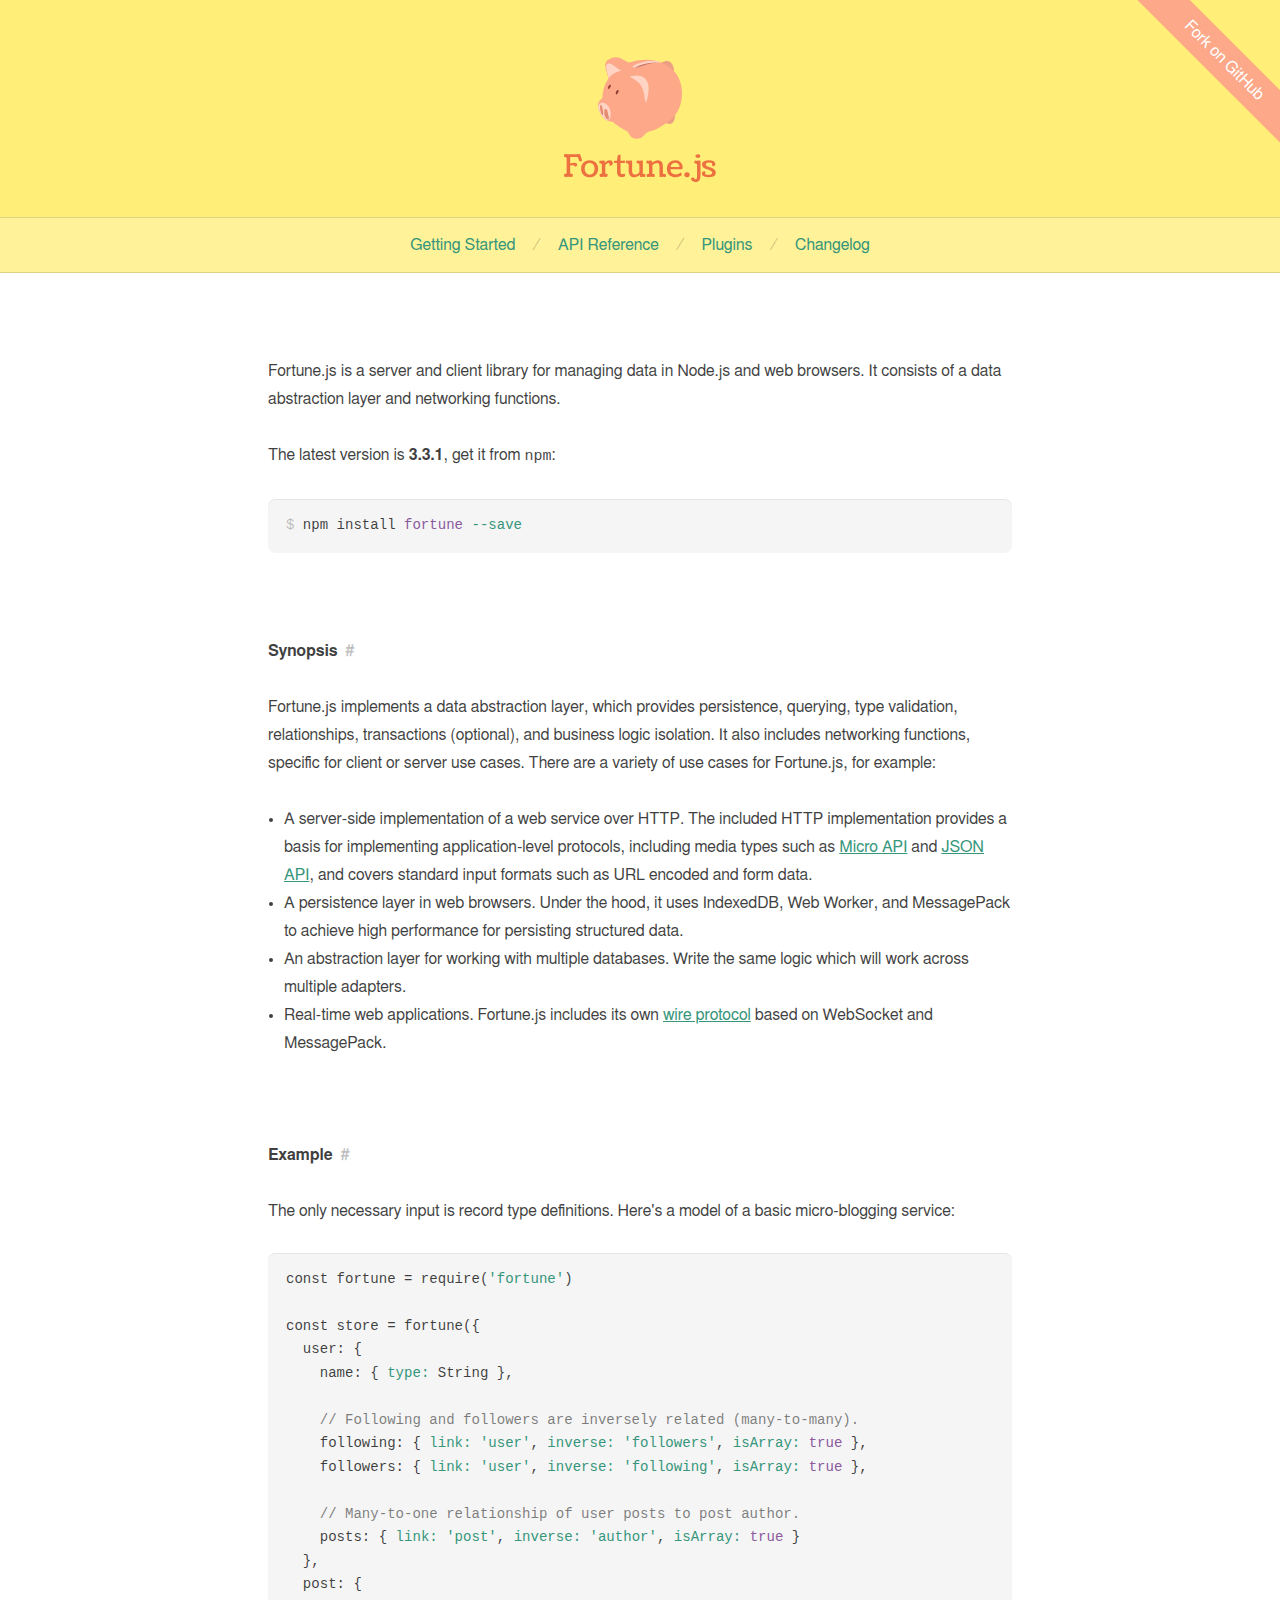
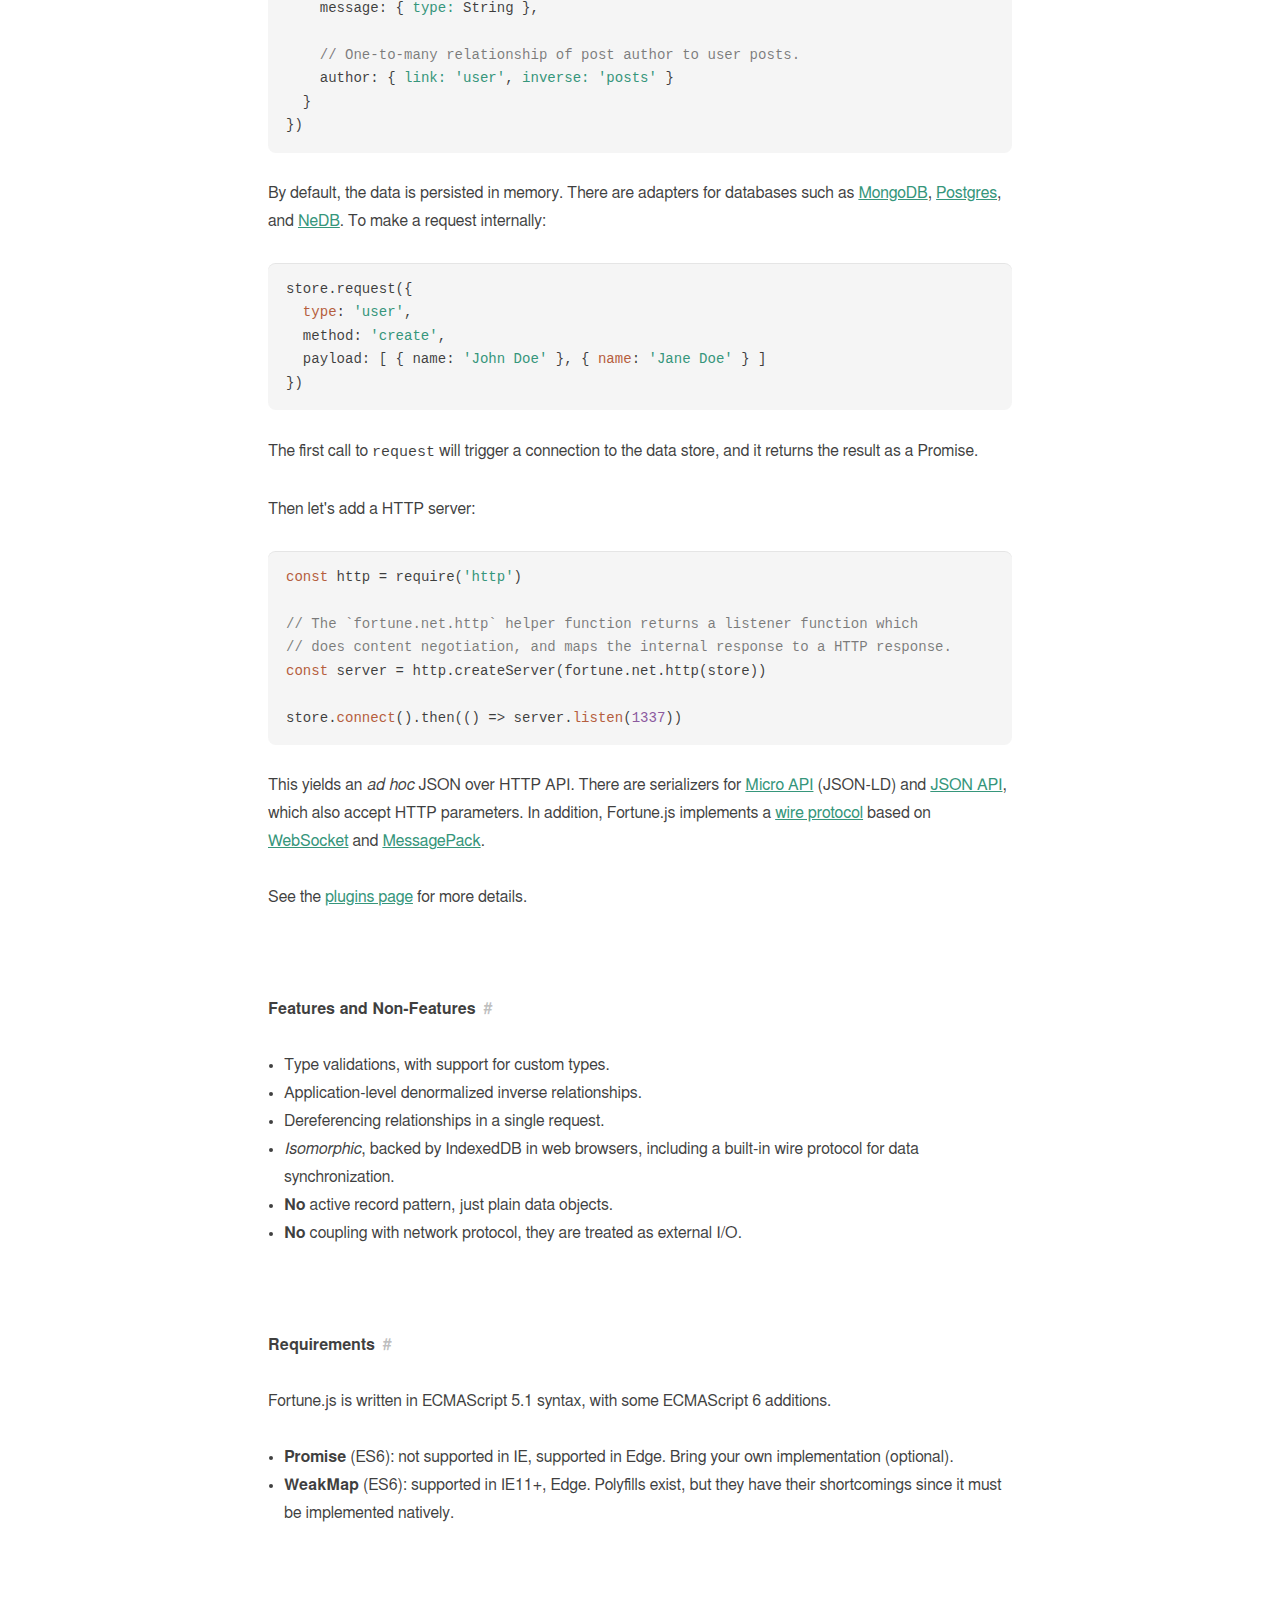
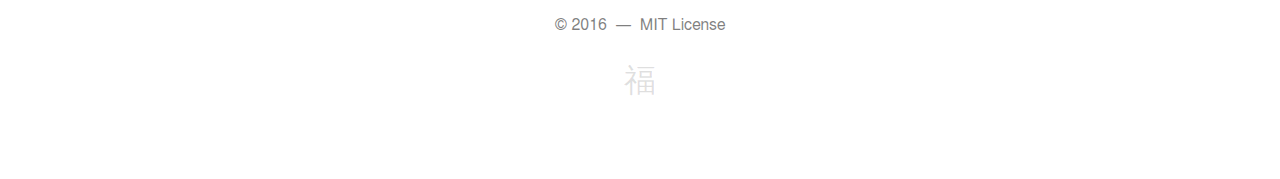
<file: index.html>
<!DOCTYPE html><!--

This page is automatically generated. See:
https://github.com/fortunejs/fortune/tree/master/website

--><meta charset="utf-8"><title>Fortune.js</title><meta name="description" content="A server and client library for managing data in Node.js and web browsers."><meta name="keywords" content="adapter,api,application,data,middleware,serializer,transform"><meta name="viewport" content="width=device-width,initial-scale=1"><link rel="icon" href="./assets/piggu.png"><link rel="stylesheet" href="./assets/index.css"><header><a href="https://github.com/fortunejs/fortune" id="corner"><span>Fork on</span> GitHub</a> <a href="./"><img src="./assets/piggu.svg" alt="Piggu" class="emblem"></a> <a href="./"><img src="./assets/fortune_type.svg" alt="Fortune.js" class="logo-type"></a><nav><a href="./getting-started/">Getting Started</a><!--
    --><a href="./api/">API Reference</a><!--
    --><a href="./plugins/">Plugins</a><!--
    --><a href="./changelog/">Changelog</a></nav></header><article><p class="intro">Fortune.js is a server and client library for managing data in Node.js and web browsers. It consists of a data abstraction layer and networking functions.</p><p>The latest version is <strong>3.3.1</strong>, get it from <code>npm</code>:</p><pre class="install"><code>npm install <span class="hljs-literal">fortune</span> <span class="hljs-string">--save</span></code></pre><h4 id="synopsis">Synopsis<a class="anchor" href="#synopsis" title="Link to this section “Synopsis”">#</a></h4><p>Fortune.js implements a data abstraction layer, which provides persistence, querying, type validation, relationships, transactions (optional), and business logic isolation. It also includes networking functions, specific for client or server use cases. There are a variety of use cases for Fortune.js, for example:</p><ul><li>A server-side implementation of a web service over HTTP. The included HTTP implementation provides a basis for implementing application-level protocols, including media types such as <a href="http://micro-api.org">Micro API</a> and <a href="http://jsonapi.org">JSON API</a>, and covers standard input formats such as URL encoded and form data.</li><li>A persistence layer in web browsers. Under the hood, it uses IndexedDB, Web Worker, and MessagePack to achieve high performance for persisting structured data.</li><li>An abstraction layer for working with multiple databases. Write the same logic which will work across multiple adapters.</li><li>Real-time web applications. Fortune.js includes its own <a href="http://fortunejs.com/api/#fortune.net-ws">wire protocol</a> based on WebSocket and MessagePack.</li></ul><h2 id="example">Example<a class="anchor" href="#example" title="Link to this section “Example”">#</a></h2><p>The only necessary input is record type definitions. Here&#39;s a model of a basic micro-blogging service:</p><pre><code class="lang-js">const fortune = require(<span class="hljs-string">'fortune'</span>)

const store = fortune({
<span class="hljs-symbol">  user:</span> {
<span class="hljs-symbol">    name:</span> { <span class="hljs-string">type:</span> String },

    <span class="hljs-comment">// Following and followers are inversely related (many-to-many).</span>
<span class="hljs-symbol">    following:</span> { <span class="hljs-string">link:</span> <span class="hljs-string">'user'</span>, <span class="hljs-string">inverse:</span> <span class="hljs-string">'followers'</span>, <span class="hljs-string">isArray:</span> <span class="hljs-literal">true</span> },
<span class="hljs-symbol">    followers:</span> { <span class="hljs-string">link:</span> <span class="hljs-string">'user'</span>, <span class="hljs-string">inverse:</span> <span class="hljs-string">'following'</span>, <span class="hljs-string">isArray:</span> <span class="hljs-literal">true</span> },

    <span class="hljs-comment">// Many-to-one relationship of user posts to post author.</span>
<span class="hljs-symbol">    posts:</span> { <span class="hljs-string">link:</span> <span class="hljs-string">'post'</span>, <span class="hljs-string">inverse:</span> <span class="hljs-string">'author'</span>, <span class="hljs-string">isArray:</span> <span class="hljs-literal">true</span> }
  },
<span class="hljs-symbol">  post:</span> {
<span class="hljs-symbol">    message:</span> { <span class="hljs-string">type:</span> String },

    <span class="hljs-comment">// One-to-many relationship of post author to user posts.</span>
<span class="hljs-symbol">    author:</span> { <span class="hljs-string">link:</span> <span class="hljs-string">'user'</span>, <span class="hljs-string">inverse:</span> <span class="hljs-string">'posts'</span> }
  }
})
</code></pre><p>By default, the data is persisted in memory. There are adapters for databases such as <a href="https://github.com/fortunejs/fortune-mongodb">MongoDB</a>, <a href="https://github.com/fortunejs/fortune-postgres">Postgres</a>, and <a href="https://github.com/fortunejs/fortune-nedb">NeDB</a>. To make a request internally:</p><pre><code class="lang-js"><span class="hljs-selector-tag">store</span><span class="hljs-selector-class">.request</span>({
  <span class="hljs-attribute">type</span>: <span class="hljs-string">'user'</span>,
  method: <span class="hljs-string">'create'</span>,
  payload: [ { name: <span class="hljs-string">'John Doe'</span> }, { <span class="hljs-attribute">name</span>: <span class="hljs-string">'Jane Doe'</span> } ]
})
</code></pre><p>The first call to <code>request</code> will trigger a connection to the data store, and it returns the result as a Promise.</p><p>Then let&#39;s add a HTTP server:</p><pre><code class="lang-js"><span class="hljs-keyword">const</span> http = require(<span class="hljs-string">'http'</span>)

<span class="hljs-comment">// The `fortune.net.http` helper function returns a listener function which</span>
<span class="hljs-comment">// does content negotiation, and maps the internal response to a HTTP response.</span>
<span class="hljs-keyword">const</span> server = http.createServer(fortune.net.http(store))

store.<span class="hljs-built_in">connect</span>().then(() =&gt; server.<span class="hljs-built_in">listen</span>(<span class="hljs-number">1337</span>))
</code></pre><p>This yields an <em>ad hoc</em> JSON over HTTP API. There are serializers for <a href="https://github.com/fortunejs/fortune-micro-api">Micro API</a> (JSON-LD) and <a href="https://github.com/fortunejs/fortune-json-api">JSON API</a>, which also accept HTTP parameters. In addition, Fortune.js implements a <a href="http://fortunejs.com/api/#fortune.net-ws">wire protocol</a> based on <a href="https://developer.mozilla.org/docs/Web/API/WebSockets_API">WebSocket</a> and <a href="http://msgpack.org">MessagePack</a>.</p><p>See the <a href="http://fortunejs.com/plugins/">plugins page</a> for more details.</p><h2 id="features-and-non-features">Features and Non-Features<a class="anchor" href="#features-and-non-features" title="Link to this section “Features and Non-Features”">#</a></h2><ul><li>Type validations, with support for custom types.</li><li>Application-level denormalized inverse relationships.</li><li>Dereferencing relationships in a single request.</li><li><em>Isomorphic</em>, backed by IndexedDB in web browsers, including a built-in wire protocol for data synchronization.</li><li><strong>No</strong> active record pattern, just plain data objects.</li><li><strong>No</strong> coupling with network protocol, they are treated as external I/O.</li></ul><h2 id="requirements">Requirements<a class="anchor" href="#requirements" title="Link to this section “Requirements”">#</a></h2><p>Fortune.js is written in ECMAScript 5.1 syntax, with some ECMAScript 6 additions.</p><ul><li><strong>Promise</strong> (ES6): not supported in IE, supported in Edge. Bring your own implementation (optional).</li><li><strong>WeakMap</strong> (ES6): supported in IE11+, Edge. Polyfills exist, but they have their shortcomings since it must be implemented natively.</li></ul></article><footer><p>&copy; 2016 &nbsp;&mdash;&nbsp; <a href="https://raw.githubusercontent.com/fortunejs/fortune/master/LICENSE">MIT License</a></p><p>福</p></footer>
</file>
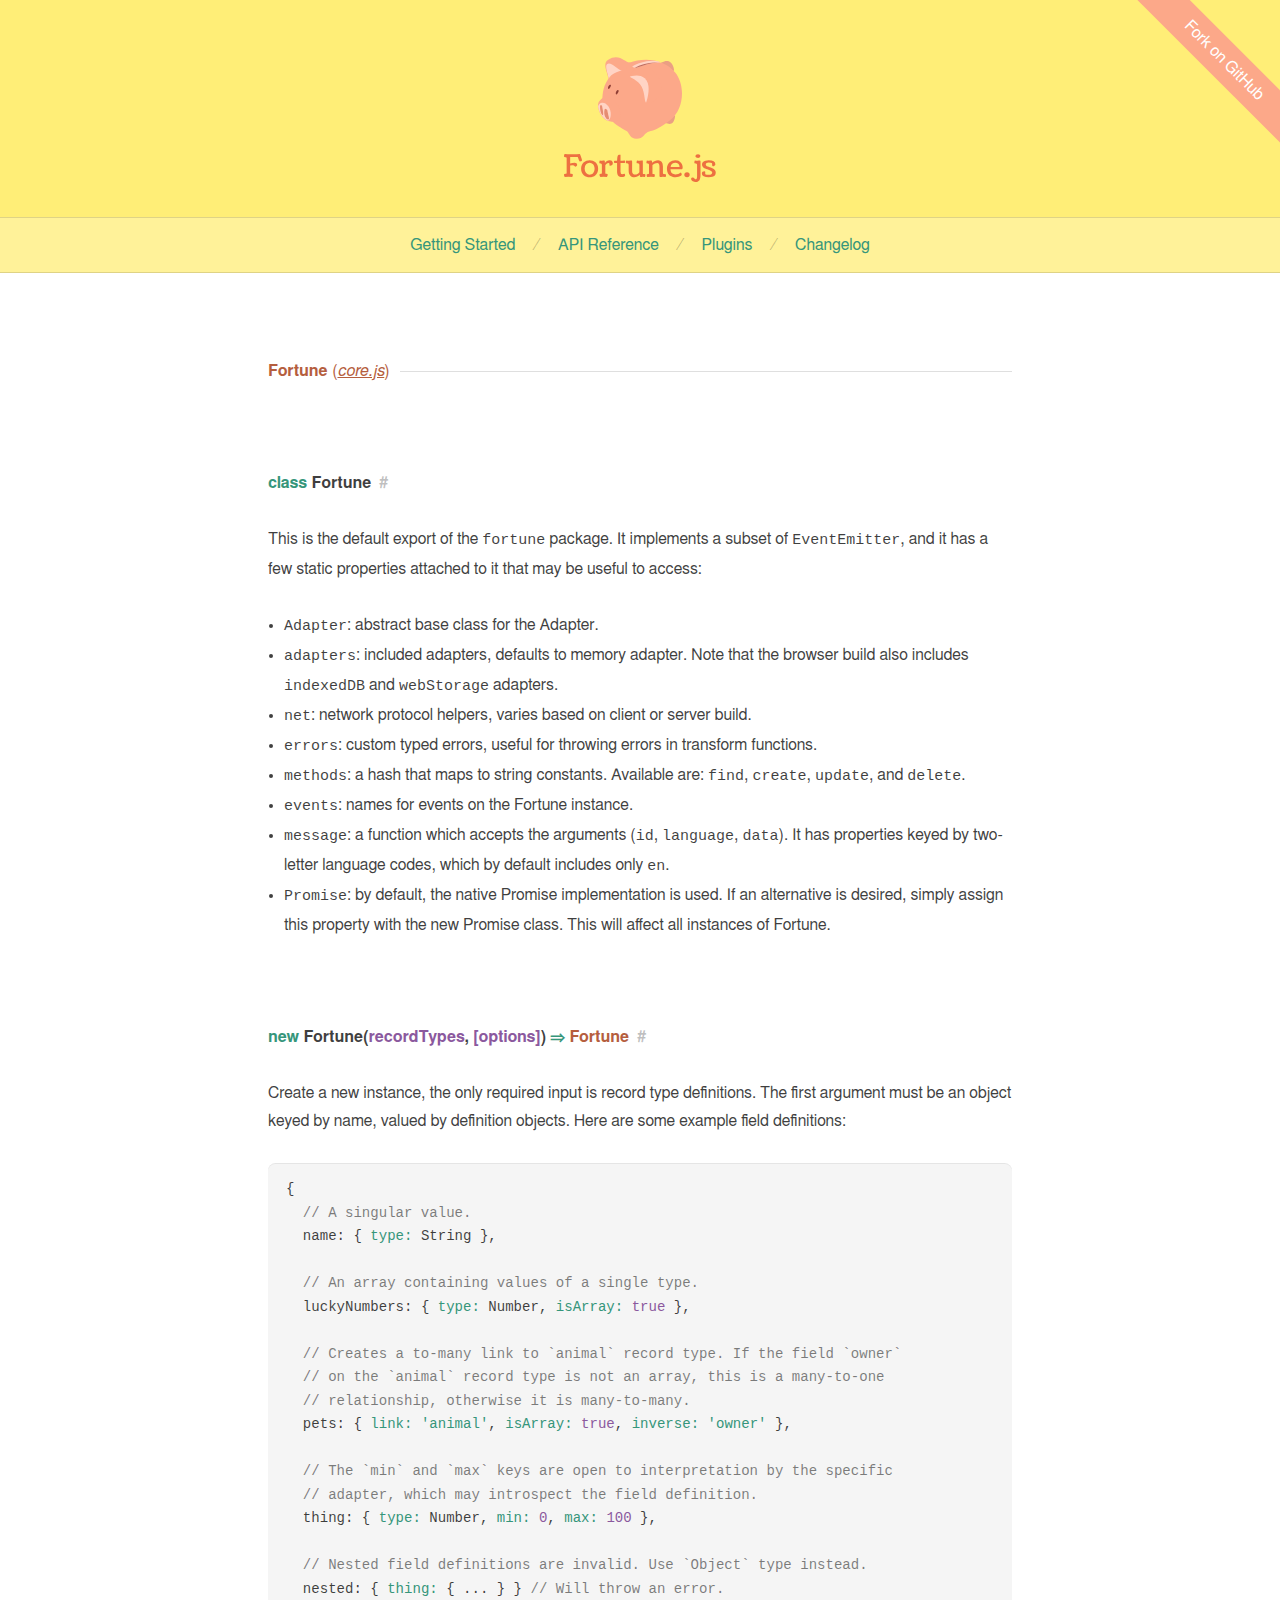
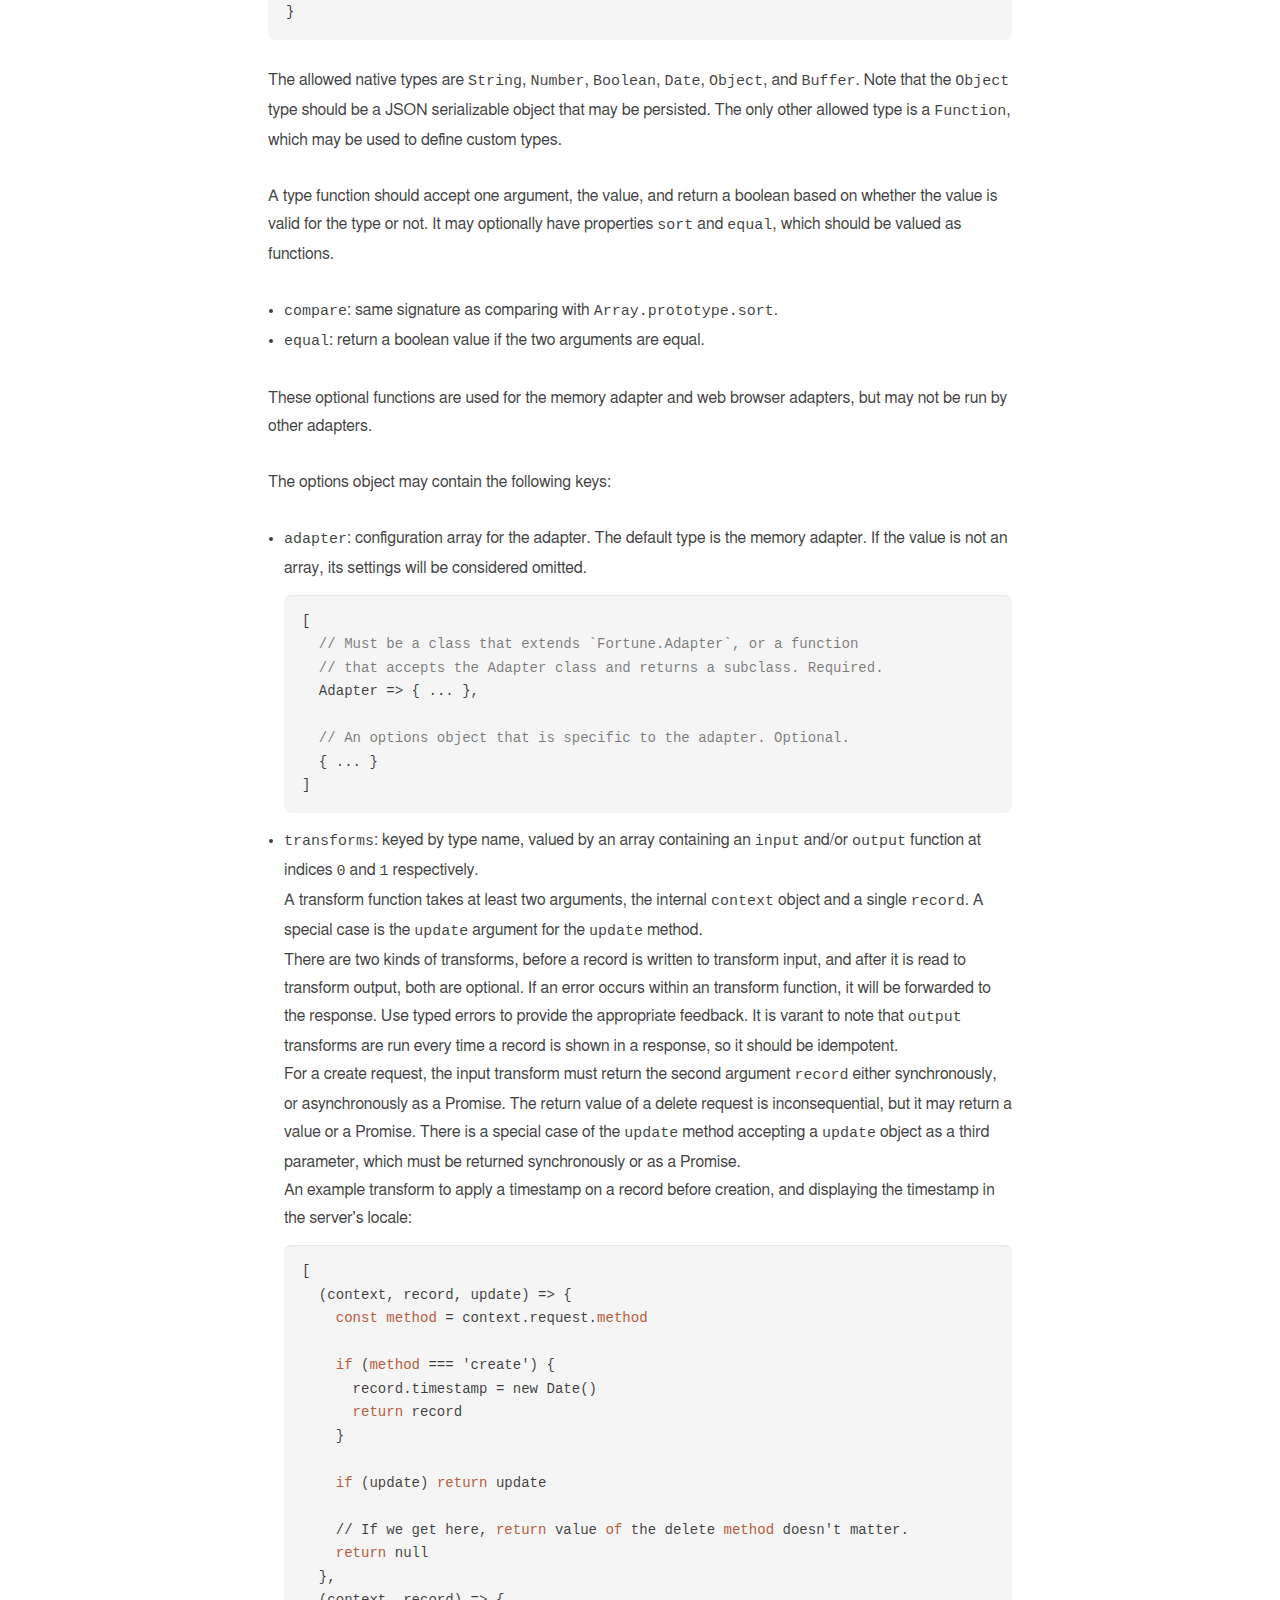
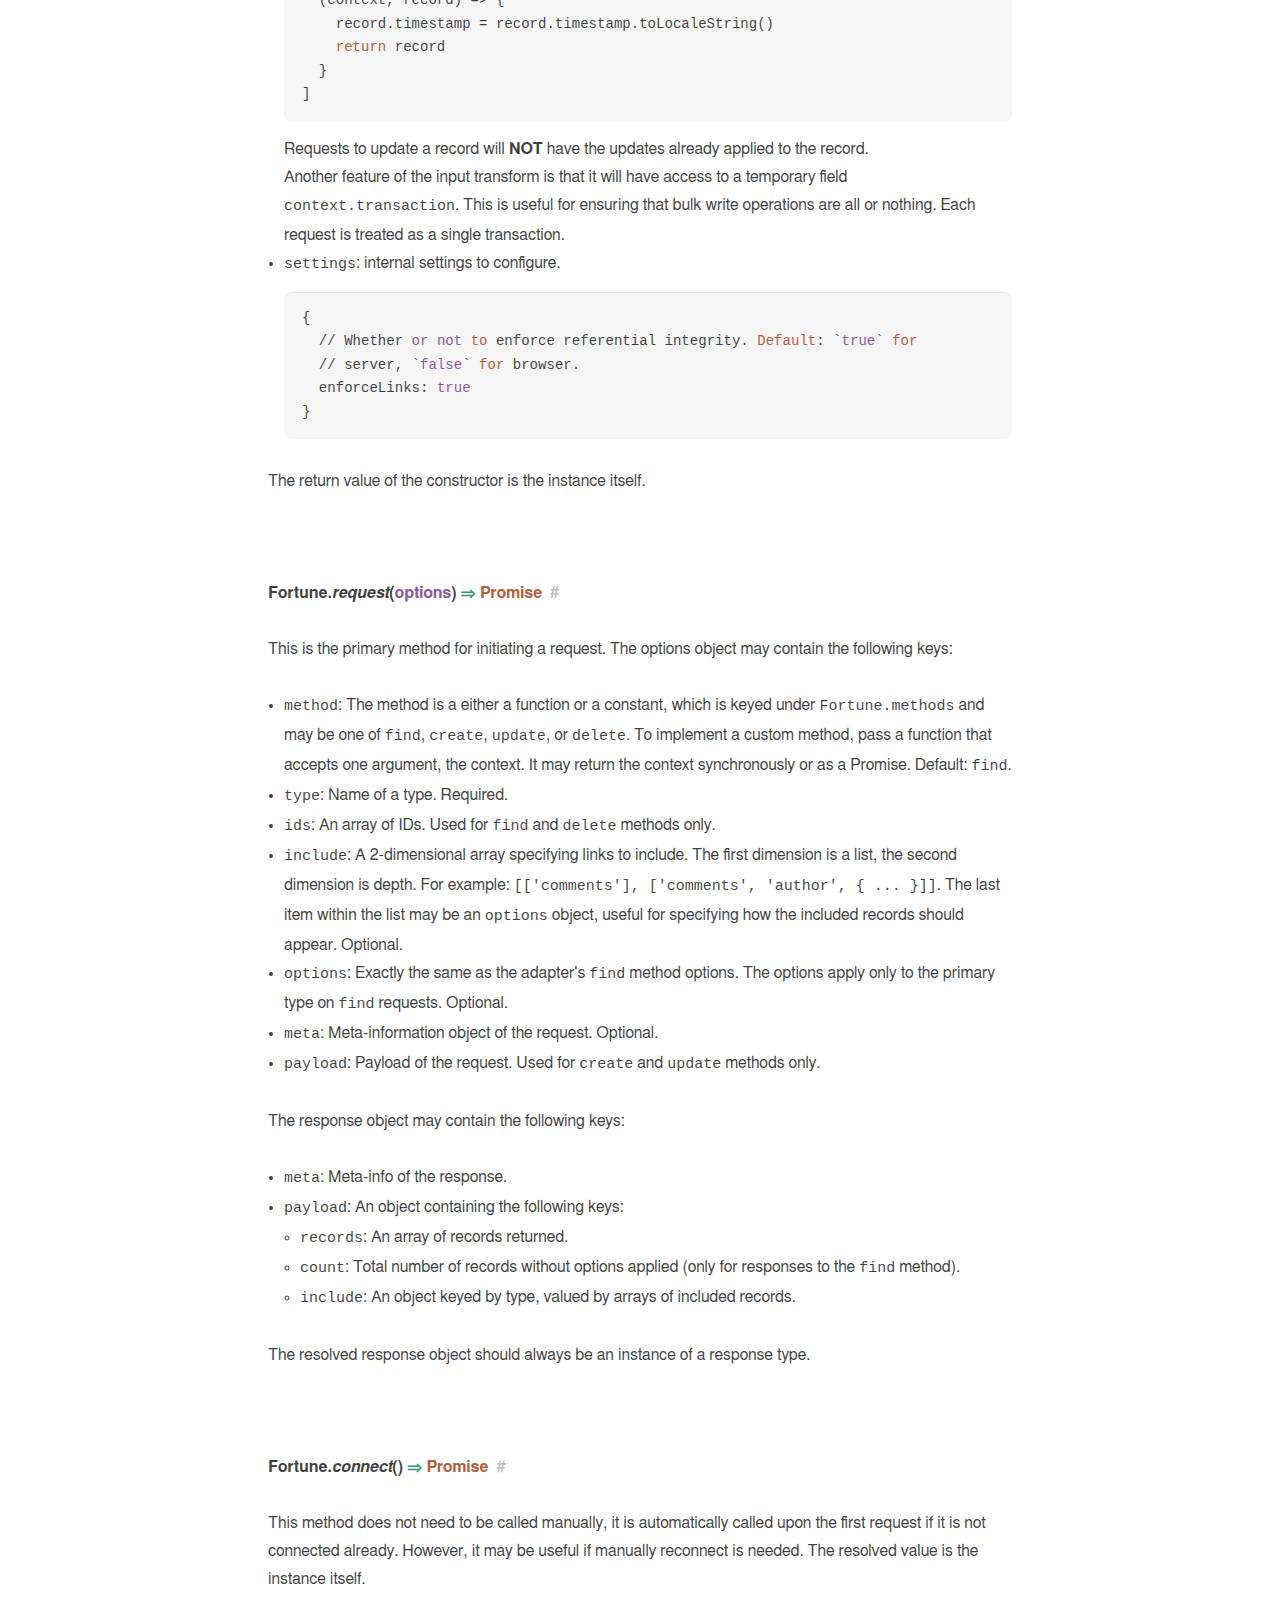
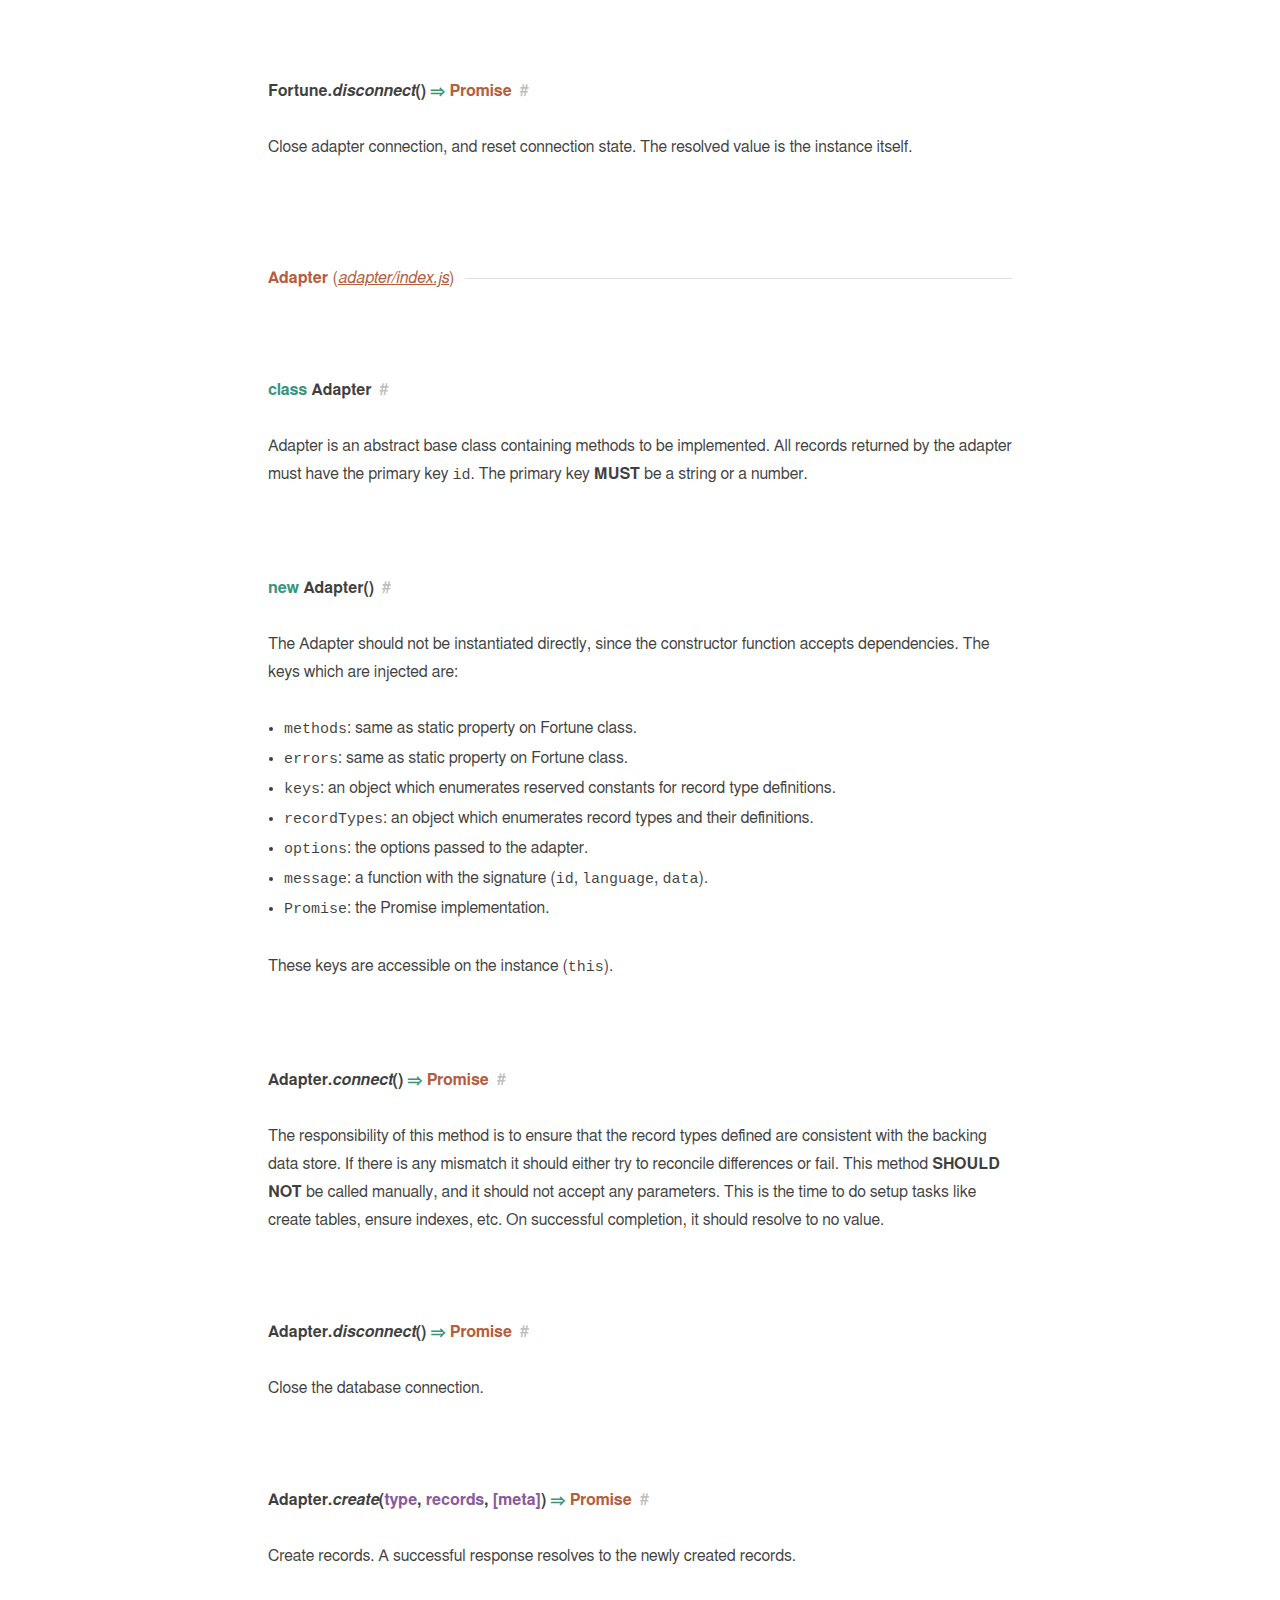
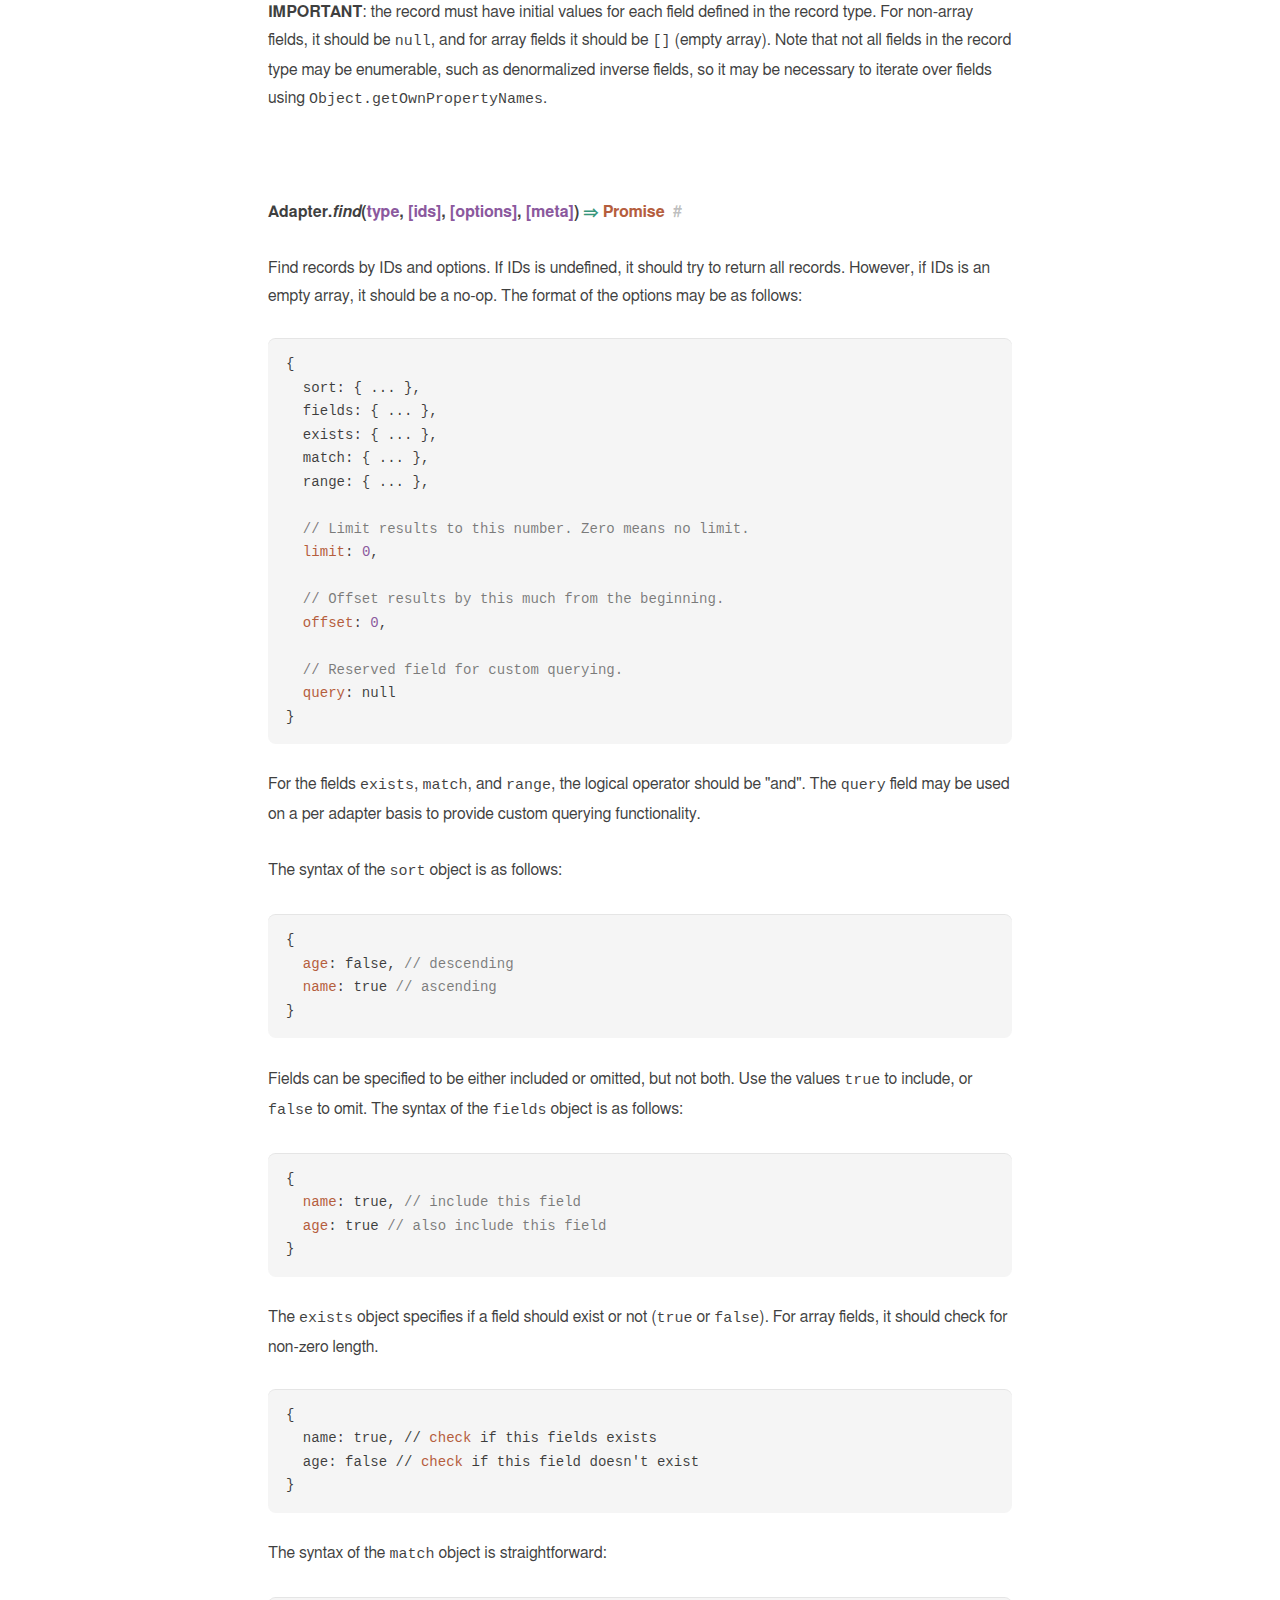
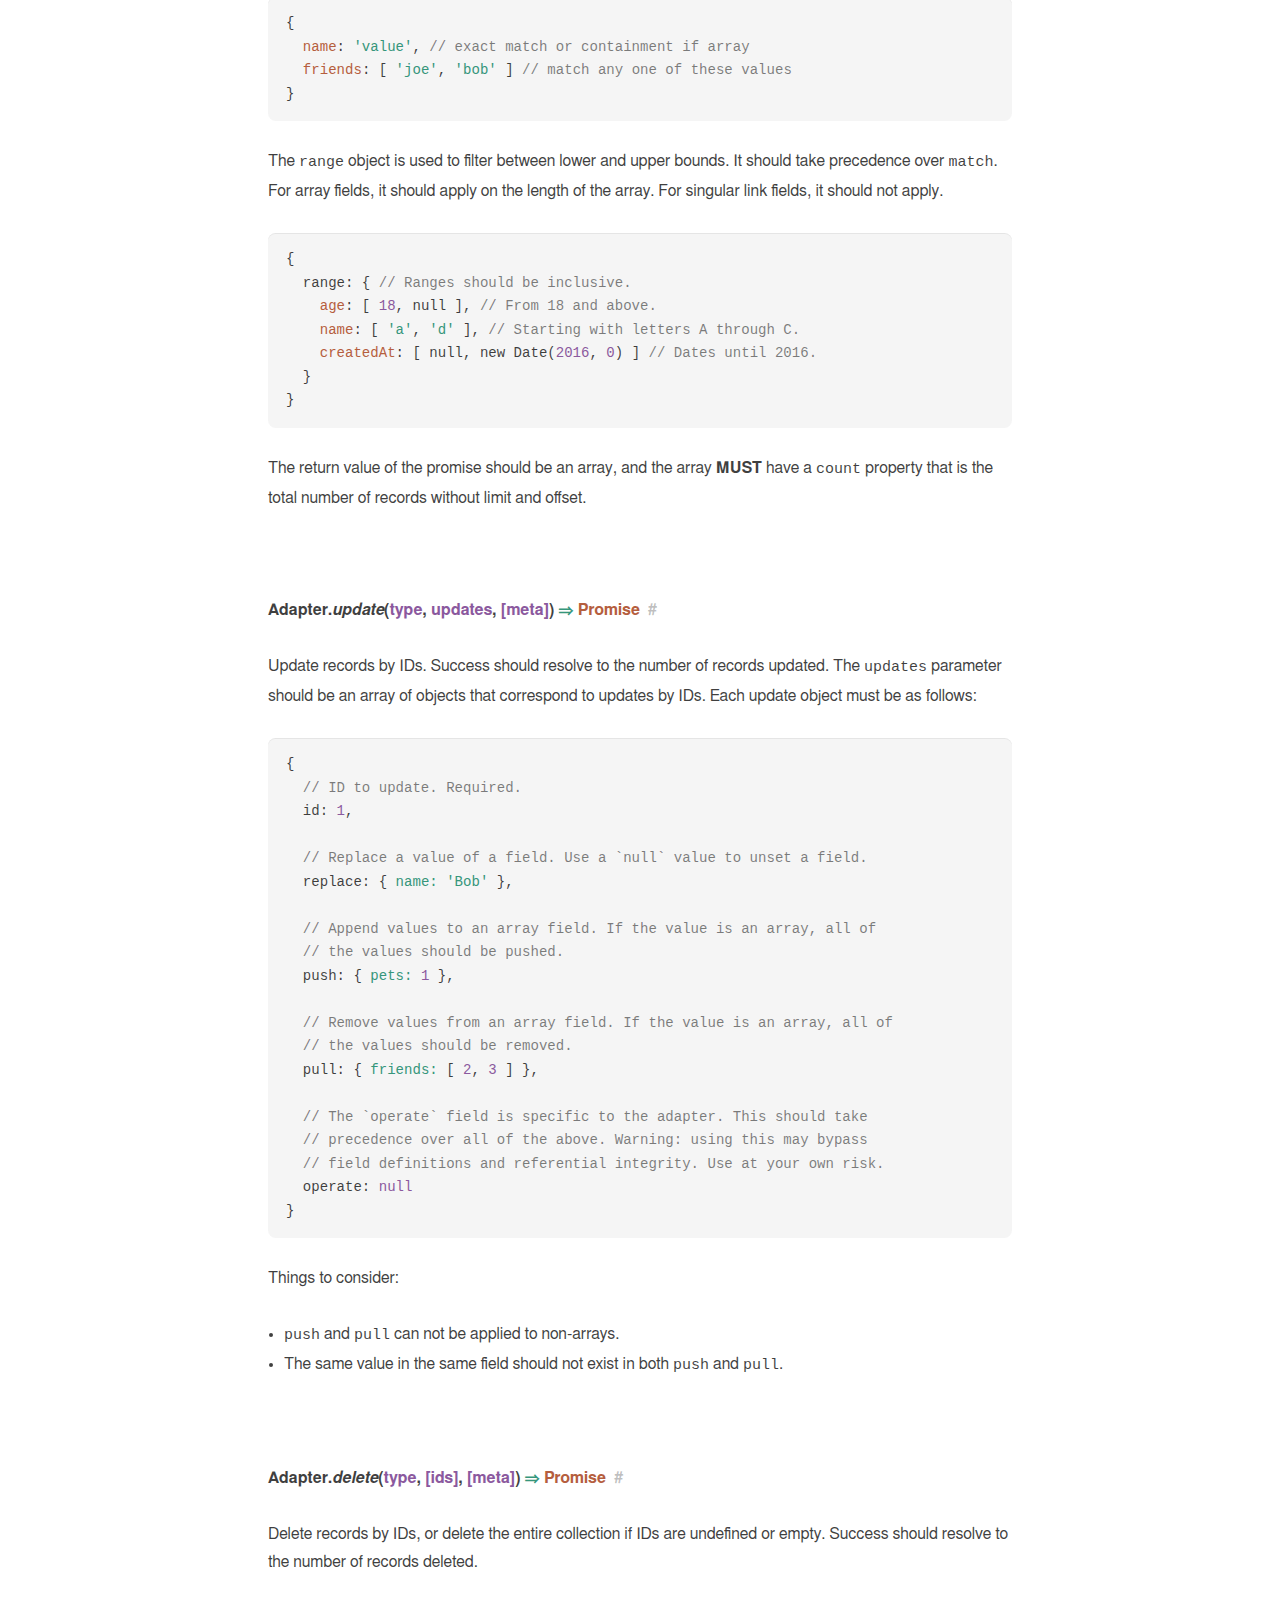
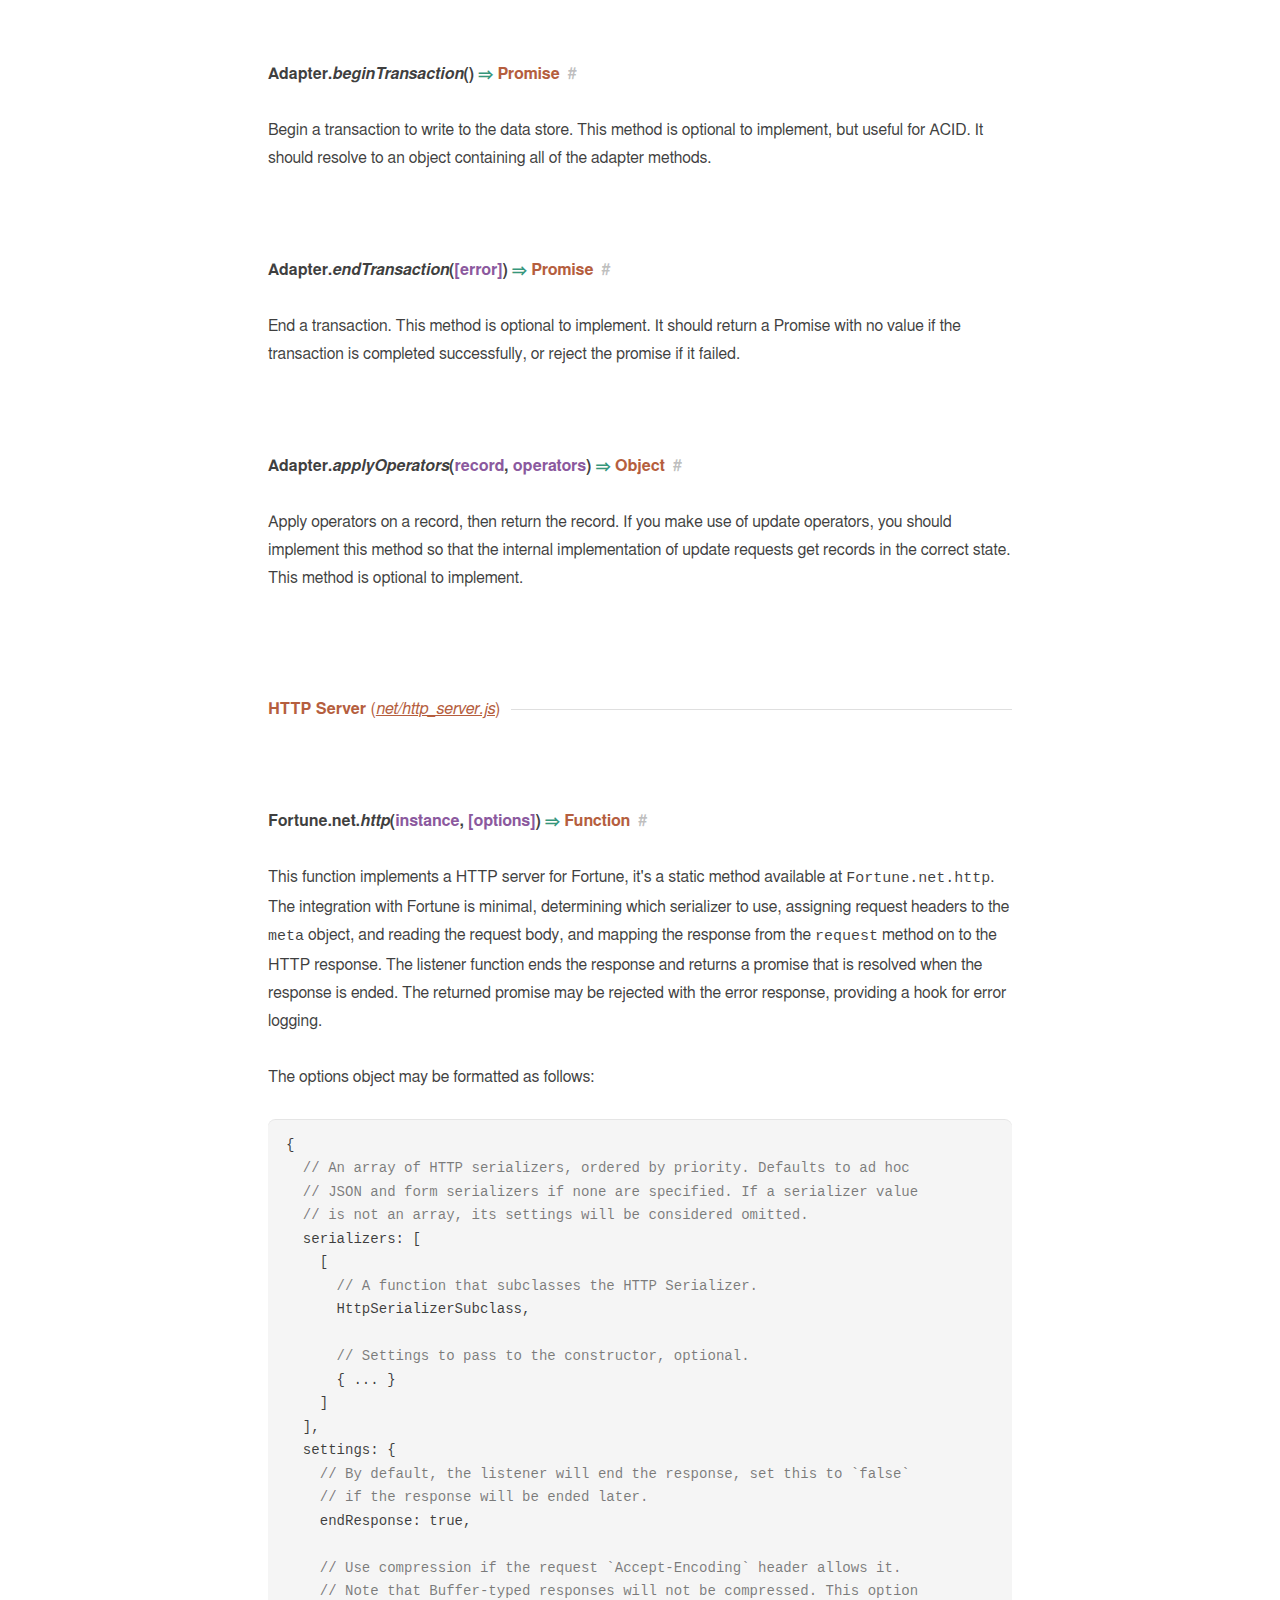
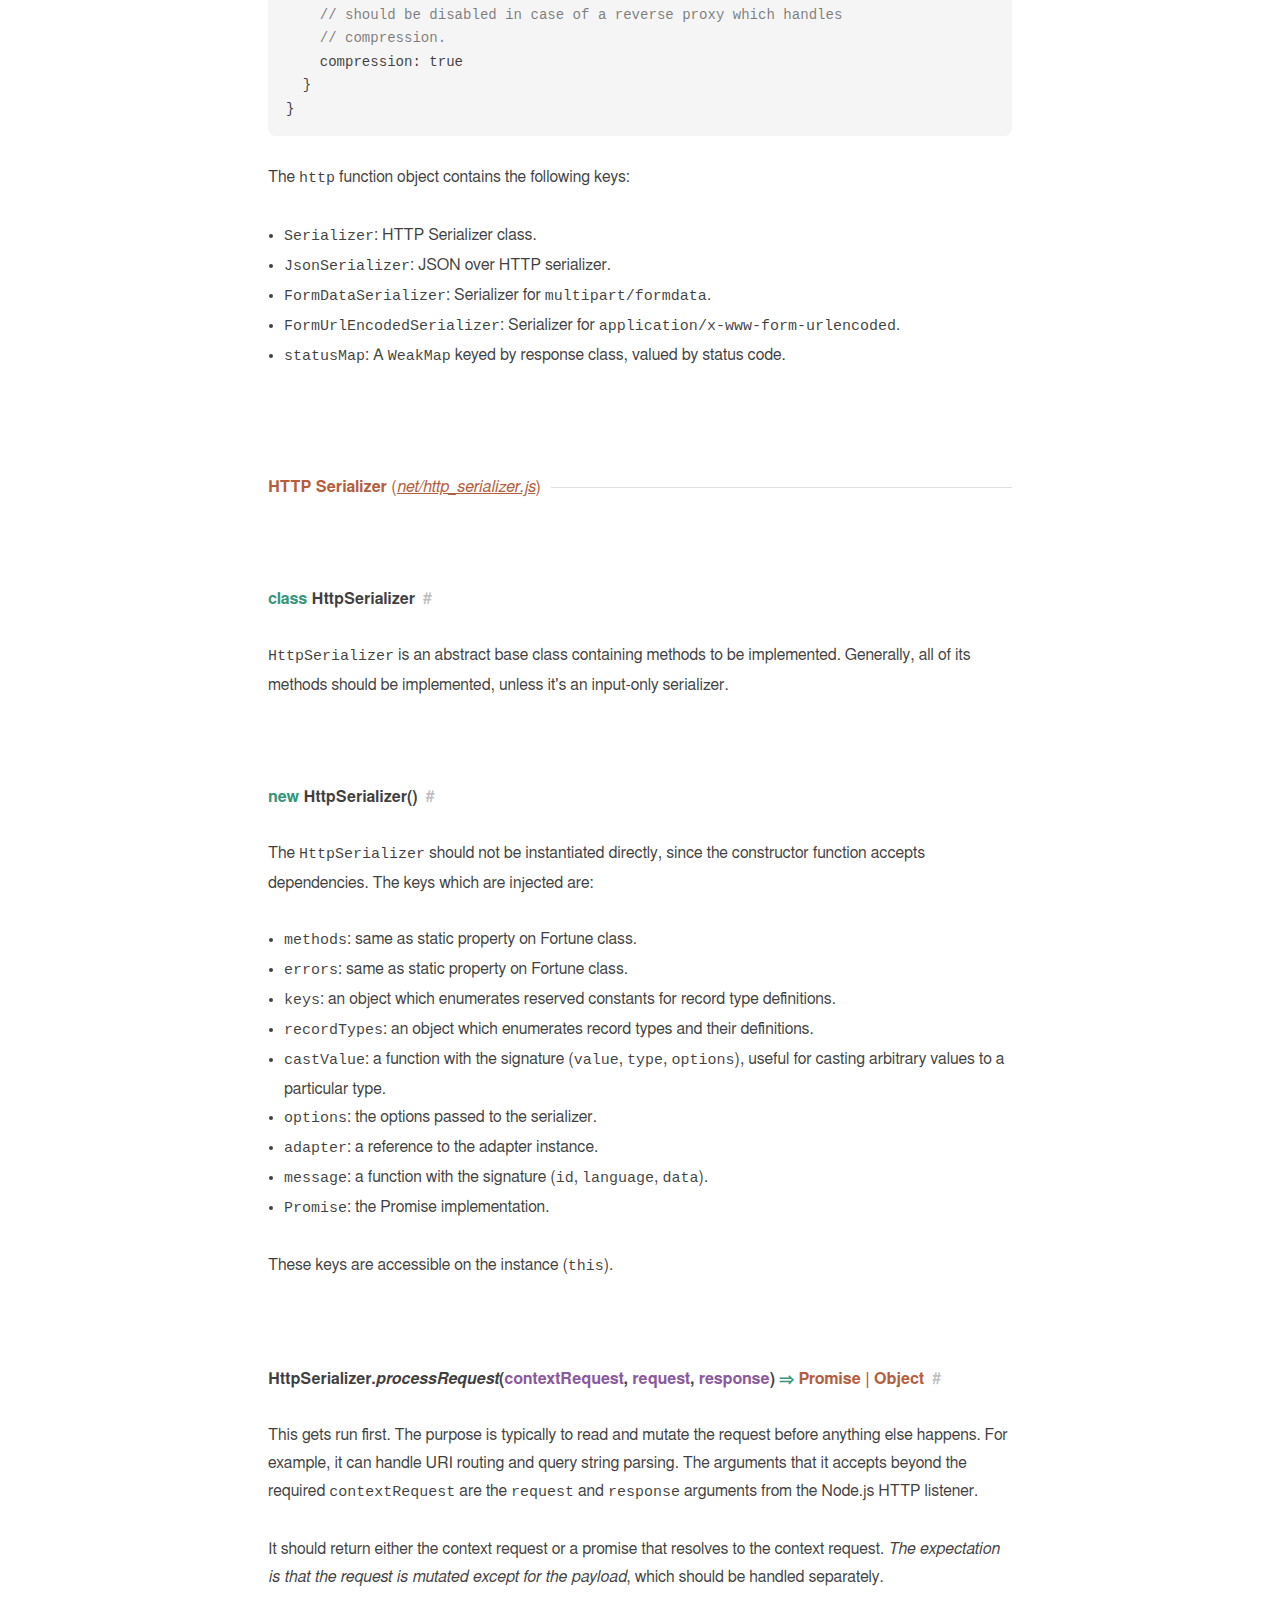
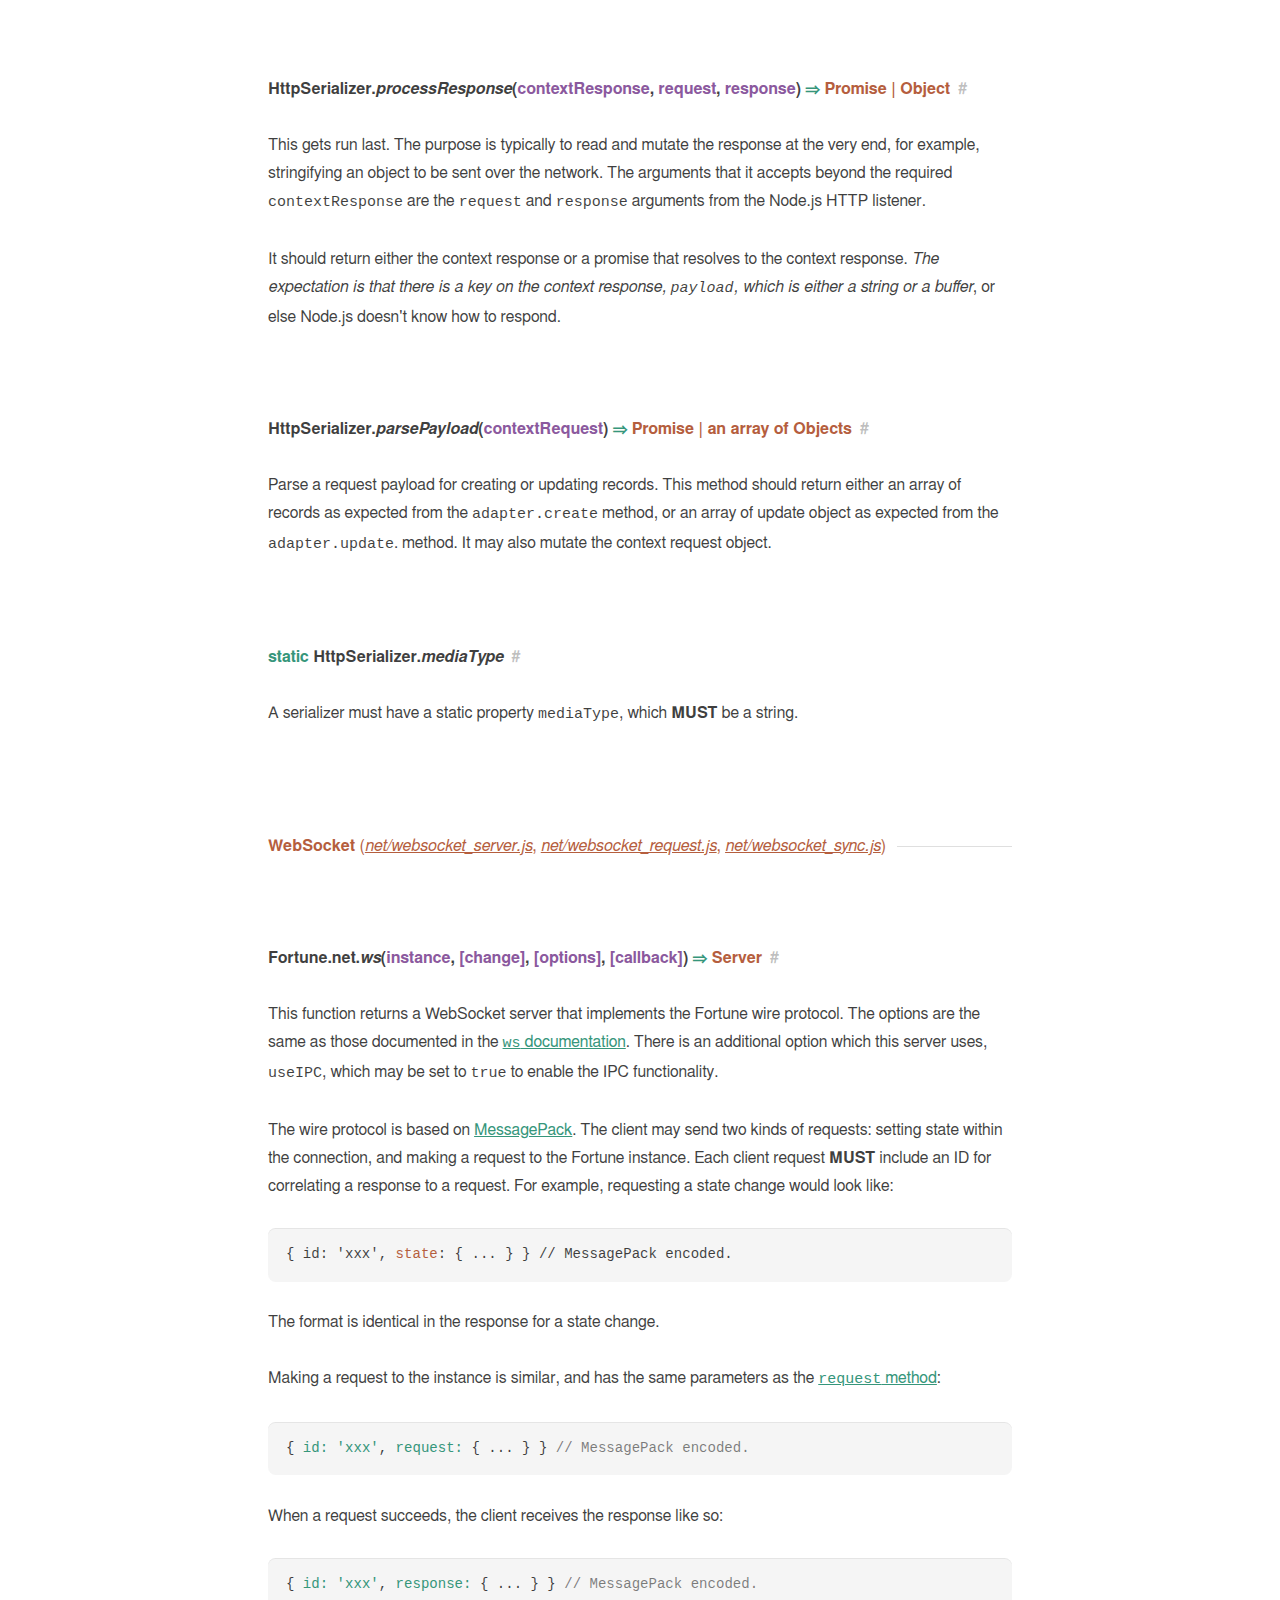
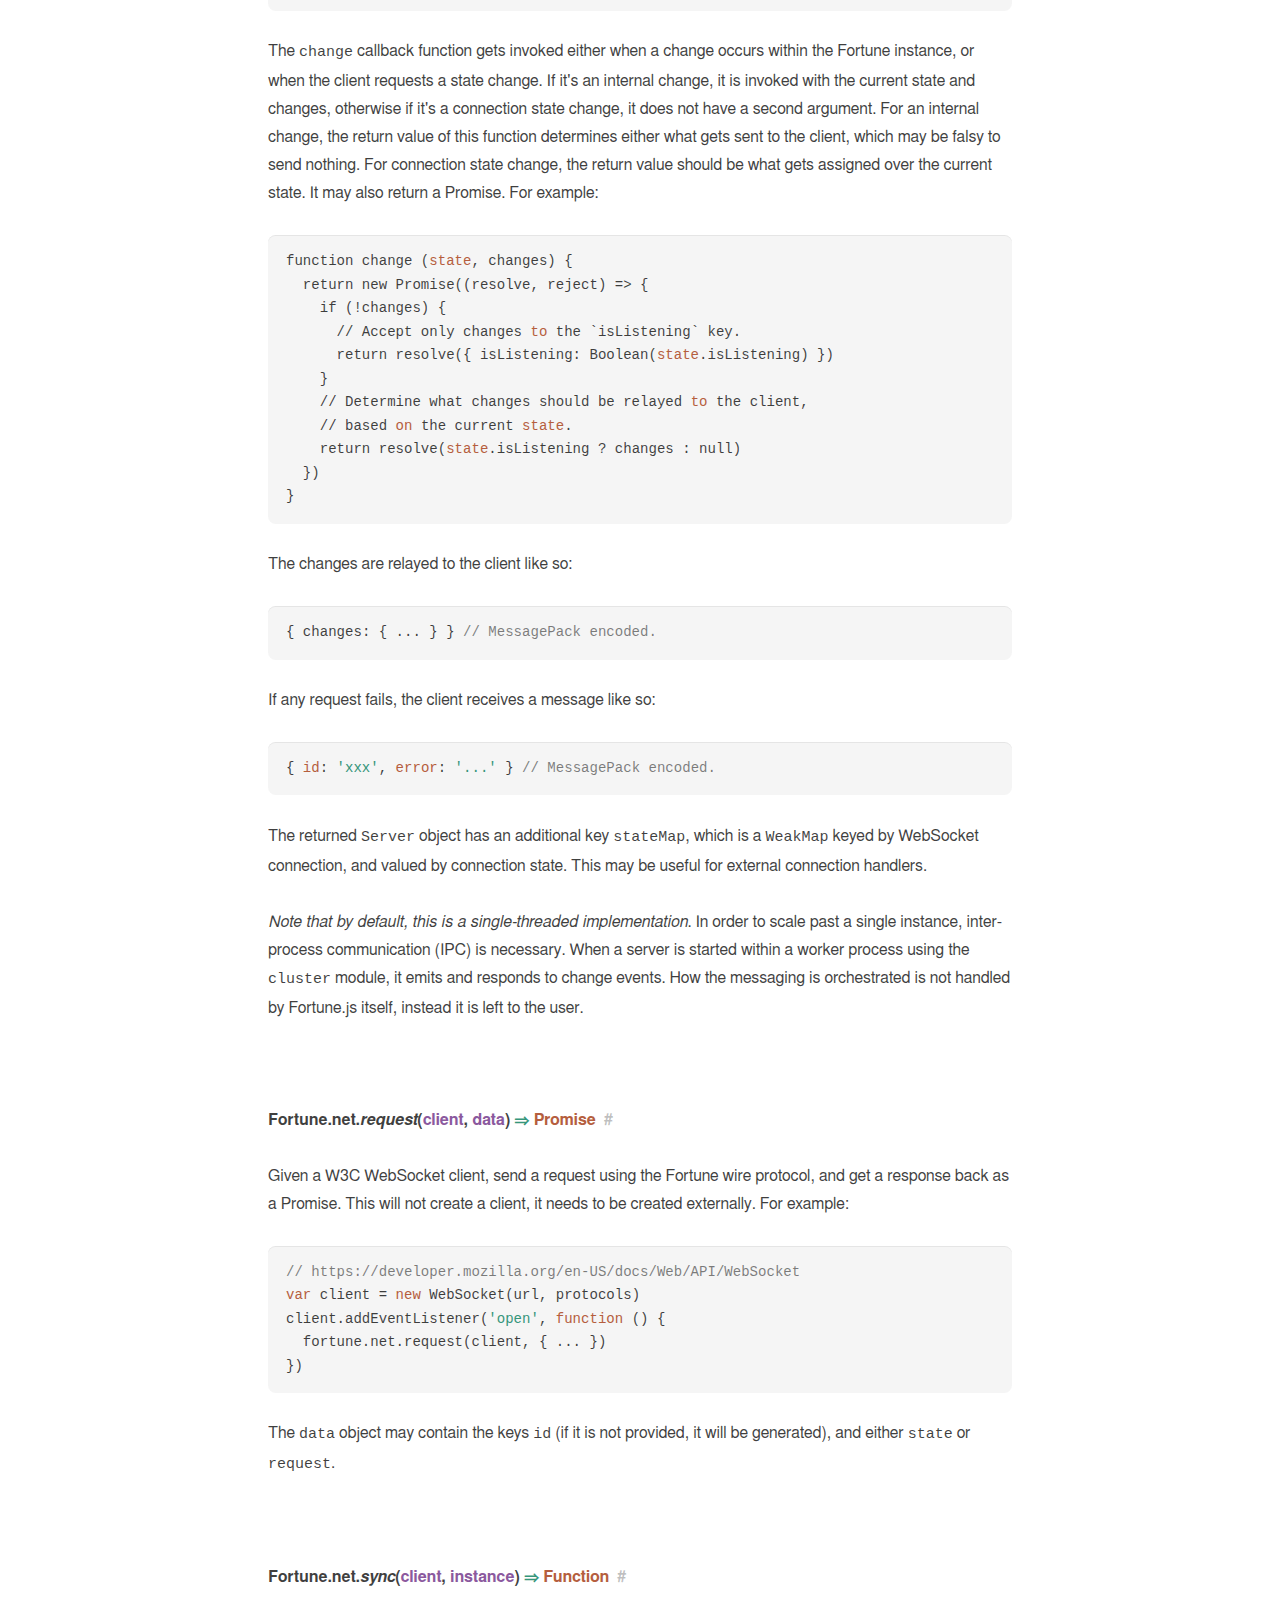
<file: api/index.html>
<!DOCTYPE html><!--

This page is automatically generated. See:
https://github.com/fortunejs/fortune/tree/master/website

--><meta charset="utf-8"><title>API Reference</title><meta name="viewport" content="width=device-width,initial-scale=1"><link rel="icon" href="../assets/piggu.png"><link rel="stylesheet" href="../assets/index.css"><header><a href="https://github.com/fortunejs/fortune" id="corner"><span>Fork on</span> GitHub</a> <a href="../"><img src="../assets/piggu.svg" alt="Piggu" class="emblem"></a> <a href="../"><img src="../assets/fortune_type.svg" alt="Fortune.js" class="logo-type"></a><nav><a href="../getting-started/">Getting Started</a><!--
    --><a href="../api/">API Reference</a><!--
    --><a href="../plugins/">Plugins</a><!--
    --><a href="../changelog/">Changelog</a></nav></header><article><div class="api"><h6>Fortune <span>(<a href="https://github.com/fortunejs/fortune/blob/master/lib/core.js"><em>core.js</em></a>)</span></h6><h2 id="fortune"><span class="class">class</span> Fortune<!--
        --><!--
        --><!--
      --><a href="#fortune" class="anchor">#</a></h2><p>This is the default export of the <code>fortune</code> package. It implements a subset of <code>EventEmitter</code>, and it has a few static properties attached to it that may be useful to access:</p><ul><li><code>Adapter</code>: abstract base class for the Adapter.</li><li><code>adapters</code>: included adapters, defaults to memory adapter. Note that the browser build also includes <code>indexedDB</code> and <code>webStorage</code> adapters.</li><li><code>net</code>: network protocol helpers, varies based on client or server build.</li><li><code>errors</code>: custom typed errors, useful for throwing errors in transform functions.</li><li><code>methods</code>: a hash that maps to string constants. Available are: <code>find</code>, <code>create</code>, <code>update</code>, and <code>delete</code>.</li><li><code>events</code>: names for events on the Fortune instance.</li><li><code>message</code>: a function which accepts the arguments (<code>id</code>, <code>language</code>, <code>data</code>). It has properties keyed by two-letter language codes, which by default includes only <code>en</code>.</li><li><code>Promise</code>: by default, the native Promise implementation is used. If an alternative is desired, simply assign this property with the new Promise class. This will affect all instances of Fortune.</li></ul><h2 id="fortune-constructor"><span class="class">new</span> Fortune<!--
        --><!--
          -->(<span class="parameter" title="Object">recordTypes</span>, <span class="parameter" title="Object">[options]</span>)<!--
        --><!--
        --><!--
        --><span class="arrow">⇒</span><!--
        --><span class="return">Fortune</span><!--
        --><!--
      --><a href="#fortune-constructor" class="anchor">#</a></h2><p>Create a new instance, the only required input is record type definitions. The first argument must be an object keyed by name, valued by definition objects. Here are some example field definitions:</p><pre><code class="lang-js">{
  <span class="hljs-comment">// A singular value.</span>
<span class="hljs-symbol">  name:</span> { <span class="hljs-string">type:</span> String },

  <span class="hljs-comment">// An array containing values of a single type.</span>
<span class="hljs-symbol">  luckyNumbers:</span> { <span class="hljs-string">type:</span> Number, <span class="hljs-string">isArray:</span> <span class="hljs-literal">true</span> },

  <span class="hljs-comment">// Creates a to-many link to `animal` record type. If the field `owner`</span>
  <span class="hljs-comment">// on the `animal` record type is not an array, this is a many-to-one</span>
  <span class="hljs-comment">// relationship, otherwise it is many-to-many.</span>
<span class="hljs-symbol">  pets:</span> { <span class="hljs-string">link:</span> <span class="hljs-string">'animal'</span>, <span class="hljs-string">isArray:</span> <span class="hljs-literal">true</span>, <span class="hljs-string">inverse:</span> <span class="hljs-string">'owner'</span> },

  <span class="hljs-comment">// The `min` and `max` keys are open to interpretation by the specific</span>
  <span class="hljs-comment">// adapter, which may introspect the field definition.</span>
<span class="hljs-symbol">  thing:</span> { <span class="hljs-string">type:</span> Number, <span class="hljs-string">min:</span> <span class="hljs-number">0</span>, <span class="hljs-string">max:</span> <span class="hljs-number">100</span> },

  <span class="hljs-comment">// Nested field definitions are invalid. Use `Object` type instead.</span>
<span class="hljs-symbol">  nested:</span> { <span class="hljs-string">thing:</span> { ... } } <span class="hljs-comment">// Will throw an error.</span>
}
</code></pre><p>The allowed native types are <code>String</code>, <code>Number</code>, <code>Boolean</code>, <code>Date</code>, <code>Object</code>, and <code>Buffer</code>. Note that the <code>Object</code> type should be a JSON serializable object that may be persisted. The only other allowed type is a <code>Function</code>, which may be used to define custom types.</p><p>A type function should accept one argument, the value, and return a boolean based on whether the value is valid for the type or not. It may optionally have properties <code>sort</code> and <code>equal</code>, which should be valued as functions.</p><ul><li><code>compare</code>: same signature as comparing with <code>Array.prototype.sort</code>.</li><li><code>equal</code>: return a boolean value if the two arguments are equal.</li></ul><p>These optional functions are used for the memory adapter and web browser adapters, but may not be run by other adapters.</p><p>The options object may contain the following keys:</p><ul><li><p><code>adapter</code>: configuration array for the adapter. The default type is the memory adapter. If the value is not an array, its settings will be considered omitted.</p><pre><code class="lang-js"><span class="hljs-meta">[</span>
  <span class="hljs-comment">// Must be a class that extends `Fortune.Adapter`, or a function</span>
  <span class="hljs-comment">// that accepts the Adapter class and returns a subclass. Required.</span>
  Adapter =&gt; { <span class="hljs-attr">...</span> },

  <span class="hljs-comment">// An options object that is specific to the adapter. Optional.</span>
  { <span class="hljs-attr">...</span> }
<span class="hljs-meta">]</span>
</code></pre></li><li><p><code>transforms</code>: keyed by type name, valued by an array containing an <code>input</code> and/or <code>output</code> function at indices <code>0</code> and <code>1</code> respectively.</p><p>A transform function takes at least two arguments, the internal <code>context</code> object and a single <code>record</code>. A special case is the <code>update</code> argument for the <code>update</code> method.</p><p>There are two kinds of transforms, before a record is written to transform input, and after it is read to transform output, both are optional. If an error occurs within an transform function, it will be forwarded to the response. Use typed errors to provide the appropriate feedback. It is varant to note that <code>output</code> transforms are run every time a record is shown in a response, so it should be idempotent.</p><p>For a create request, the input transform must return the second argument <code>record</code> either synchronously, or asynchronously as a Promise. The return value of a delete request is inconsequential, but it may return a value or a Promise. There is a special case of the <code>update</code> method accepting a <code>update</code> object as a third parameter, which must be returned synchronously or as a Promise.</p><p>An example transform to apply a timestamp on a record before creation, and displaying the timestamp in the server&#39;s locale:</p><pre><code class="lang-js">[
  (context, record, update) =&gt; {
    <span class="hljs-keyword">const</span> <span class="hljs-keyword">method</span> = context.request.<span class="hljs-keyword">method</span>

    <span class="hljs-keyword">if</span> (<span class="hljs-keyword">method</span> === 'create') {
      record.timestamp = new <span class="hljs-type">Date</span>()
      <span class="hljs-keyword">return</span> record
    }

    <span class="hljs-keyword">if</span> (update) <span class="hljs-keyword">return</span> update

    // <span class="hljs-type">If</span> we get here, <span class="hljs-keyword">return</span> value <span class="hljs-keyword">of</span> the delete <span class="hljs-keyword">method</span> doesn't matter.
    <span class="hljs-keyword">return</span> null
  },
  (context, record) =&gt; {
    record.timestamp = record.timestamp.toLocaleString()
    <span class="hljs-keyword">return</span> record
  }
]
</code></pre><p>Requests to update a record will <strong>NOT</strong> have the updates already applied to the record.</p><p>Another feature of the input transform is that it will have access to a temporary field <code>context.transaction</code>. This is useful for ensuring that bulk write operations are all or nothing. Each request is treated as a single transaction.</p></li><li><p><code>settings</code>: internal settings to configure.</p><pre><code class="lang-js">{
  // Whether <span class="hljs-literal">or</span> <span class="hljs-literal">not</span> <span class="hljs-keyword">to</span> enforce referential integrity. <span class="hljs-keyword">Default</span>: `<span class="hljs-literal">true</span>` <span class="hljs-keyword">for</span>
  // server, `<span class="hljs-literal">false</span>` <span class="hljs-keyword">for</span> browser.
  enforceLinks: <span class="hljs-literal">true</span>
}
</code></pre></li></ul><p>The return value of the constructor is the instance itself.</p><h2 id="fortune-request">Fortune.<span class="key">request</span><!--
        --><!--
          -->(<span class="parameter" title="Object">options</span>)<!--
        --><!--
        --><!--
        --><span class="arrow">⇒</span><!--
        --><span class="return">Promise</span><!--
        --><!--
      --><a href="#fortune-request" class="anchor">#</a></h2><p>This is the primary method for initiating a request. The options object may contain the following keys:</p><ul><li><p><code>method</code>: The method is a either a function or a constant, which is keyed under <code>Fortune.methods</code> and may be one of <code>find</code>, <code>create</code>, <code>update</code>, or <code>delete</code>. To implement a custom method, pass a function that accepts one argument, the context. It may return the context synchronously or as a Promise. Default: <code>find</code>.</p></li><li><p><code>type</code>: Name of a type. Required.</p></li><li><p><code>ids</code>: An array of IDs. Used for <code>find</code> and <code>delete</code> methods only.</p></li><li><p><code>include</code>: A 2-dimensional array specifying links to include. The first dimension is a list, the second dimension is depth. For example: <code>[[&#39;comments&#39;], [&#39;comments&#39;, &#39;author&#39;, { ... }]]</code>. The last item within the list may be an <code>options</code> object, useful for specifying how the included records should appear. Optional.</p></li><li><p><code>options</code>: Exactly the same as the adapter&#39;s <code>find</code> method options. The options apply only to the primary type on <code>find</code> requests. Optional.</p></li><li><p><code>meta</code>: Meta-information object of the request. Optional.</p></li><li><p><code>payload</code>: Payload of the request. Used for <code>create</code> and <code>update</code> methods only.</p></li></ul><p>The response object may contain the following keys:</p><ul><li><p><code>meta</code>: Meta-info of the response.</p></li><li><p><code>payload</code>: An object containing the following keys:</p><ul><li><code>records</code>: An array of records returned.</li><li><code>count</code>: Total number of records without options applied (only for responses to the <code>find</code> method).</li><li><code>include</code>: An object keyed by type, valued by arrays of included records.</li></ul></li></ul><p>The resolved response object should always be an instance of a response type.</p><h2 id="fortune-connect">Fortune.<span class="key">connect</span><!--
        --><!--
          -->()<!--
        --><!--
        --><!--
        --><span class="arrow">⇒</span><!--
        --><span class="return">Promise</span><!--
        --><!--
      --><a href="#fortune-connect" class="anchor">#</a></h2><p>This method does not need to be called manually, it is automatically called upon the first request if it is not connected already. However, it may be useful if manually reconnect is needed. The resolved value is the instance itself.</p><h2 id="fortune-disconnect">Fortune.<span class="key">disconnect</span><!--
        --><!--
          -->()<!--
        --><!--
        --><!--
        --><span class="arrow">⇒</span><!--
        --><span class="return">Promise</span><!--
        --><!--
      --><a href="#fortune-disconnect" class="anchor">#</a></h2><p>Close adapter connection, and reset connection state. The resolved value is the instance itself.</p><hr><h6>Adapter <span>(<a href="https://github.com/fortunejs/fortune/blob/master/lib/adapter&#x2F;index.js"><em>adapter&#x2F;index.js</em></a>)</span></h6><h2 id="adapter"><span class="class">class</span> Adapter<!--
        --><!--
        --><!--
      --><a href="#adapter" class="anchor">#</a></h2><p>Adapter is an abstract base class containing methods to be implemented. All records returned by the adapter must have the primary key <code>id</code>. The primary key <strong>MUST</strong> be a string or a number.</p><h2 id="adapter-constructor"><span class="class">new</span> Adapter<!--
        --><!--
          -->()<!--
        --><!--
        --><!--
      --><a href="#adapter-constructor" class="anchor">#</a></h2><p>The Adapter should not be instantiated directly, since the constructor function accepts dependencies. The keys which are injected are:</p><ul><li><code>methods</code>: same as static property on Fortune class.</li><li><code>errors</code>: same as static property on Fortune class.</li><li><code>keys</code>: an object which enumerates reserved constants for record type definitions.</li><li><code>recordTypes</code>: an object which enumerates record types and their definitions.</li><li><code>options</code>: the options passed to the adapter.</li><li><code>message</code>: a function with the signature (<code>id</code>, <code>language</code>, <code>data</code>).</li><li><code>Promise</code>: the Promise implementation.</li></ul><p>These keys are accessible on the instance (<code>this</code>).</p><h2 id="adapter-connect">Adapter.<span class="key">connect</span><!--
        --><!--
          -->()<!--
        --><!--
        --><!--
        --><span class="arrow">⇒</span><!--
        --><span class="return">Promise</span><!--
        --><!--
      --><a href="#adapter-connect" class="anchor">#</a></h2><p>The responsibility of this method is to ensure that the record types defined are consistent with the backing data store. If there is any mismatch it should either try to reconcile differences or fail. This method <strong>SHOULD NOT</strong> be called manually, and it should not accept any parameters. This is the time to do setup tasks like create tables, ensure indexes, etc. On successful completion, it should resolve to no value.</p><h2 id="adapter-disconnect">Adapter.<span class="key">disconnect</span><!--
        --><!--
          -->()<!--
        --><!--
        --><!--
        --><span class="arrow">⇒</span><!--
        --><span class="return">Promise</span><!--
        --><!--
      --><a href="#adapter-disconnect" class="anchor">#</a></h2><p>Close the database connection.</p><h2 id="adapter-create">Adapter.<span class="key">create</span><!--
        --><!--
          -->(<span class="parameter" title="String">type</span>, <span class="parameter" title="Array of Objects">records</span>, <span class="parameter" title="Object">[meta]</span>)<!--
        --><!--
        --><!--
        --><span class="arrow">⇒</span><!--
        --><span class="return">Promise</span><!--
        --><!--
      --><a href="#adapter-create" class="anchor">#</a></h2><p>Create records. A successful response resolves to the newly created records.</p><p><strong>IMPORTANT</strong>: the record must have initial values for each field defined in the record type. For non-array fields, it should be <code>null</code>, and for array fields it should be <code>[]</code> (empty array). Note that not all fields in the record type may be enumerable, such as denormalized inverse fields, so it may be necessary to iterate over fields using <code>Object.getOwnPropertyNames</code>.</p><h2 id="adapter-find">Adapter.<span class="key">find</span><!--
        --><!--
          -->(<span class="parameter" title="String">type</span>, <span class="parameter" title="Either an array of Strings, or an array of Numbers">[ids]</span>, <span class="parameter" title="Object">[options]</span>, <span class="parameter" title="Object">[meta]</span>)<!--
        --><!--
        --><!--
        --><span class="arrow">⇒</span><!--
        --><span class="return">Promise</span><!--
        --><!--
      --><a href="#adapter-find" class="anchor">#</a></h2><p>Find records by IDs and options. If IDs is undefined, it should try to return all records. However, if IDs is an empty array, it should be a no-op. The format of the options may be as follows:</p><pre><code class="lang-js">{
  <span class="hljs-selector-tag">sort</span>: { ... },
  <span class="hljs-selector-tag">fields</span>: { ... },
  <span class="hljs-selector-tag">exists</span>: { ... },
  <span class="hljs-selector-tag">match</span>: { ... },
  <span class="hljs-selector-tag">range</span>: { ... },

  <span class="hljs-comment">// Limit results to this number. Zero means no limit.</span>
  <span class="hljs-attribute">limit</span>: <span class="hljs-number">0</span>,

  <span class="hljs-comment">// Offset results by this much from the beginning.</span>
  <span class="hljs-attribute">offset</span>: <span class="hljs-number">0</span>,

  <span class="hljs-comment">// Reserved field for custom querying.</span>
  <span class="hljs-attribute">query</span>: null
}
</code></pre><p>For the fields <code>exists</code>, <code>match</code>, and <code>range</code>, the logical operator should be &quot;and&quot;. The <code>query</code> field may be used on a per adapter basis to provide custom querying functionality.</p><p>The syntax of the <code>sort</code> object is as follows:</p><pre><code class="lang-js">{
  <span class="hljs-attribute">age</span>: false, <span class="hljs-comment">// descending</span>
  <span class="hljs-attribute">name</span>: true <span class="hljs-comment">// ascending</span>
}
</code></pre><p>Fields can be specified to be either included or omitted, but not both. Use the values <code>true</code> to include, or <code>false</code> to omit. The syntax of the <code>fields</code> object is as follows:</p><pre><code class="lang-js">{
  <span class="hljs-attribute">name</span>: true, <span class="hljs-comment">// include this field</span>
  <span class="hljs-attribute">age</span>: true <span class="hljs-comment">// also include this field</span>
}
</code></pre><p>The <code>exists</code> object specifies if a field should exist or not (<code>true</code> or <code>false</code>). For array fields, it should check for non-zero length.</p><pre><code class="lang-js">{
  name: true, //<span class="hljs-built_in"> check </span>if this fields exists
  age: false //<span class="hljs-built_in"> check </span>if this field doesn't exist
}
</code></pre><p>The syntax of the <code>match</code> object is straightforward:</p><pre><code class="lang-js">{
  <span class="hljs-attribute">name</span>: <span class="hljs-string">'value'</span>, <span class="hljs-comment">// exact match or containment if array</span>
  <span class="hljs-attribute">friends</span>: [ <span class="hljs-string">'joe'</span>, <span class="hljs-string">'bob'</span> ] <span class="hljs-comment">// match any one of these values</span>
}
</code></pre><p>The <code>range</code> object is used to filter between lower and upper bounds. It should take precedence over <code>match</code>. For array fields, it should apply on the length of the array. For singular link fields, it should not apply.</p><pre><code class="lang-js">{
  <span class="hljs-selector-tag">range</span>: { <span class="hljs-comment">// Ranges should be inclusive.</span>
    <span class="hljs-attribute">age</span>: [ <span class="hljs-number">18</span>, null ], <span class="hljs-comment">// From 18 and above.</span>
    <span class="hljs-attribute">name</span>: [ <span class="hljs-string">'a'</span>, <span class="hljs-string">'d'</span> ], <span class="hljs-comment">// Starting with letters A through C.</span>
    <span class="hljs-attribute">createdAt</span>: [ null, new Date(<span class="hljs-number">2016</span>, <span class="hljs-number">0</span>) ] <span class="hljs-comment">// Dates until 2016.</span>
  }
}
</code></pre><p>The return value of the promise should be an array, and the array <strong>MUST</strong> have a <code>count</code> property that is the total number of records without limit and offset.</p><h2 id="adapter-update">Adapter.<span class="key">update</span><!--
        --><!--
          -->(<span class="parameter" title="String">type</span>, <span class="parameter" title="Array of Objects">updates</span>, <span class="parameter" title="Object">[meta]</span>)<!--
        --><!--
        --><!--
        --><span class="arrow">⇒</span><!--
        --><span class="return">Promise</span><!--
        --><!--
      --><a href="#adapter-update" class="anchor">#</a></h2><p>Update records by IDs. Success should resolve to the number of records updated. The <code>updates</code> parameter should be an array of objects that correspond to updates by IDs. Each update object must be as follows:</p><pre><code class="lang-js">{
  <span class="hljs-comment">// ID to update. Required.</span>
<span class="hljs-symbol">  id:</span> <span class="hljs-number">1</span>,

  <span class="hljs-comment">// Replace a value of a field. Use a `null` value to unset a field.</span>
<span class="hljs-symbol">  replace:</span> { <span class="hljs-string">name:</span> <span class="hljs-string">'Bob'</span> },

  <span class="hljs-comment">// Append values to an array field. If the value is an array, all of</span>
  <span class="hljs-comment">// the values should be pushed.</span>
<span class="hljs-symbol">  push:</span> { <span class="hljs-string">pets:</span> <span class="hljs-number">1</span> },

  <span class="hljs-comment">// Remove values from an array field. If the value is an array, all of</span>
  <span class="hljs-comment">// the values should be removed.</span>
<span class="hljs-symbol">  pull:</span> { <span class="hljs-string">friends:</span> [ <span class="hljs-number">2</span>, <span class="hljs-number">3</span> ] },

  <span class="hljs-comment">// The `operate` field is specific to the adapter. This should take</span>
  <span class="hljs-comment">// precedence over all of the above. Warning: using this may bypass</span>
  <span class="hljs-comment">// field definitions and referential integrity. Use at your own risk.</span>
<span class="hljs-symbol">  operate:</span> <span class="hljs-literal">null</span>
}
</code></pre><p>Things to consider:</p><ul><li><code>push</code> and <code>pull</code> can not be applied to non-arrays.</li><li>The same value in the same field should not exist in both <code>push</code> and <code>pull</code>.</li></ul><h2 id="adapter-delete">Adapter.<span class="key">delete</span><!--
        --><!--
          -->(<span class="parameter" title="String">type</span>, <span class="parameter" title="Either an array of Strings, or an array of Numbers">[ids]</span>, <span class="parameter" title="Object">[meta]</span>)<!--
        --><!--
        --><!--
        --><span class="arrow">⇒</span><!--
        --><span class="return">Promise</span><!--
        --><!--
      --><a href="#adapter-delete" class="anchor">#</a></h2><p>Delete records by IDs, or delete the entire collection if IDs are undefined or empty. Success should resolve to the number of records deleted.</p><h2 id="adapter-begintransaction">Adapter.<span class="key">beginTransaction</span><!--
        --><!--
          -->()<!--
        --><!--
        --><!--
        --><span class="arrow">⇒</span><!--
        --><span class="return">Promise</span><!--
        --><!--
      --><a href="#adapter-begintransaction" class="anchor">#</a></h2><p>Begin a transaction to write to the data store. This method is optional to implement, but useful for ACID. It should resolve to an object containing all of the adapter methods.</p><h2 id="adapter-endtransaction">Adapter.<span class="key">endTransaction</span><!--
        --><!--
          -->(<span class="parameter" title="Error. If an error is passed, roll back the transaction.">[error]</span>)<!--
        --><!--
        --><!--
        --><span class="arrow">⇒</span><!--
        --><span class="return">Promise</span><!--
        --><!--
      --><a href="#adapter-endtransaction" class="anchor">#</a></h2><p>End a transaction. This method is optional to implement. It should return a Promise with no value if the transaction is completed successfully, or reject the promise if it failed.</p><h2 id="adapter-applyoperators">Adapter.<span class="key">applyOperators</span><!--
        --><!--
          -->(<span class="parameter" title="Object">record</span>, <span class="parameter" title="Object. The `operate` field on an `update` object.">operators</span>)<!--
        --><!--
        --><!--
        --><span class="arrow">⇒</span><!--
        --><span class="return">Object</span><!--
        --><!--
      --><a href="#adapter-applyoperators" class="anchor">#</a></h2><p>Apply operators on a record, then return the record. If you make use of update operators, you should implement this method so that the internal implementation of update requests get records in the correct state. This method is optional to implement.</p><hr><h6>HTTP Server <span>(<a href="https://github.com/fortunejs/fortune/blob/master/lib/net&#x2F;http_server.js"><em>net&#x2F;http_server.js</em></a>)</span></h6><h2 id="fortune.net-http">Fortune.net.<span class="key">http</span><!--
        --><!--
          -->(<span class="parameter" title="Fortune">instance</span>, <span class="parameter" title="Object">[options]</span>)<!--
        --><!--
        --><!--
        --><span class="arrow">⇒</span><!--
        --><span class="return">Function</span><!--
        --><!--
      --><a href="#fortune.net-http" class="anchor">#</a></h2><p>This function implements a HTTP server for Fortune, it&#39;s a static method available at <code>Fortune.net.http</code>. The integration with Fortune is minimal, determining which serializer to use, assigning request headers to the <code>meta</code> object, and reading the request body, and mapping the response from the <code>request</code> method on to the HTTP response. The listener function ends the response and returns a promise that is resolved when the response is ended. The returned promise may be rejected with the error response, providing a hook for error logging.</p><p>The options object may be formatted as follows:</p><pre><code class="lang-js">{
  <span class="hljs-comment">// An array of HTTP serializers, ordered by priority. Defaults to ad hoc</span>
  <span class="hljs-comment">// JSON and form serializers if none are specified. If a serializer value</span>
  <span class="hljs-comment">// is not an array, its settings will be considered omitted.</span>
<span class="hljs-symbol">  serializers:</span> [
    [
      <span class="hljs-comment">// A function that subclasses the HTTP Serializer.</span>
      HttpSerializerSubclass,

      <span class="hljs-comment">// Settings to pass to the constructor, optional.</span>
      { ... }
    ]
  ],
<span class="hljs-symbol">  settings:</span> {
    <span class="hljs-comment">// By default, the listener will end the response, set this to `false`</span>
    <span class="hljs-comment">// if the response will be ended later.</span>
<span class="hljs-symbol">    endResponse:</span> true,

    <span class="hljs-comment">// Use compression if the request `Accept-Encoding` header allows it.</span>
    <span class="hljs-comment">// Note that Buffer-typed responses will not be compressed. This option</span>
    <span class="hljs-comment">// should be disabled in case of a reverse proxy which handles</span>
    <span class="hljs-comment">// compression.</span>
<span class="hljs-symbol">    compression:</span> true
  }
}
</code></pre><p>The <code>http</code> function object contains the following keys:</p><ul><li><code>Serializer</code>: HTTP Serializer class.</li><li><code>JsonSerializer</code>: JSON over HTTP serializer.</li><li><code>FormDataSerializer</code>: Serializer for <code>multipart/formdata</code>.</li><li><code>FormUrlEncodedSerializer</code>: Serializer for <code>application/x-www-form-urlencoded</code>.</li><li><code>statusMap</code>: A <code>WeakMap</code> keyed by response class, valued by status code.</li></ul><hr><h6>HTTP Serializer <span>(<a href="https://github.com/fortunejs/fortune/blob/master/lib/net&#x2F;http_serializer.js"><em>net&#x2F;http_serializer.js</em></a>)</span></h6><h2 id="httpserializer"><span class="class">class</span> HttpSerializer<!--
        --><!--
        --><!--
      --><a href="#httpserializer" class="anchor">#</a></h2><p><code>HttpSerializer</code> is an abstract base class containing methods to be implemented. Generally, all of its methods should be implemented, unless it&#39;s an input-only serializer.</p><h2 id="httpserializer-constructor"><span class="class">new</span> HttpSerializer<!--
        --><!--
          -->()<!--
        --><!--
        --><!--
      --><a href="#httpserializer-constructor" class="anchor">#</a></h2><p>The <code>HttpSerializer</code> should not be instantiated directly, since the constructor function accepts dependencies. The keys which are injected are:</p><ul><li><code>methods</code>: same as static property on Fortune class.</li><li><code>errors</code>: same as static property on Fortune class.</li><li><code>keys</code>: an object which enumerates reserved constants for record type definitions.</li><li><code>recordTypes</code>: an object which enumerates record types and their definitions.</li><li><code>castValue</code>: a function with the signature (<code>value</code>, <code>type</code>, <code>options</code>), useful for casting arbitrary values to a particular type.</li><li><code>options</code>: the options passed to the serializer.</li><li><code>adapter</code>: a reference to the adapter instance.</li><li><code>message</code>: a function with the signature (<code>id</code>, <code>language</code>, <code>data</code>).</li><li><code>Promise</code>: the Promise implementation.</li></ul><p>These keys are accessible on the instance (<code>this</code>).</p><h2 id="httpserializer-processrequest">HttpSerializer.<span class="key">processRequest</span><!--
        --><!--
          -->(<span class="parameter" title="Object">contextRequest</span>, <span class="parameter" title="Object">request</span>, <span class="parameter" title="Object">response</span>)<!--
        --><!--
        --><!--
        --><span class="arrow">⇒</span><!--
        --><span class="return">Promise | Object</span><!--
        --><!--
      --><a href="#httpserializer-processrequest" class="anchor">#</a></h2><p>This gets run first. The purpose is typically to read and mutate the request before anything else happens. For example, it can handle URI routing and query string parsing. The arguments that it accepts beyond the required <code>contextRequest</code> are the <code>request</code> and <code>response</code> arguments from the Node.js HTTP listener.</p><p>It should return either the context request or a promise that resolves to the context request. <em>The expectation is that the request is mutated except for the payload</em>, which should be handled separately.</p><h2 id="httpserializer-processresponse">HttpSerializer.<span class="key">processResponse</span><!--
        --><!--
          -->(<span class="parameter" title="Object">contextResponse</span>, <span class="parameter" title="Object">request</span>, <span class="parameter" title="Object">response</span>)<!--
        --><!--
        --><!--
        --><span class="arrow">⇒</span><!--
        --><span class="return">Promise | Object</span><!--
        --><!--
      --><a href="#httpserializer-processresponse" class="anchor">#</a></h2><p>This gets run last. The purpose is typically to read and mutate the response at the very end, for example, stringifying an object to be sent over the network. The arguments that it accepts beyond the required <code>contextResponse</code> are the <code>request</code> and <code>response</code> arguments from the Node.js HTTP listener.</p><p>It should return either the context response or a promise that resolves to the context response. <em>The expectation is that there is a key on the context response, <code>payload</code>, which is either a string or a buffer</em>, or else Node.js doesn&#39;t know how to respond.</p><h2 id="httpserializer-parsepayload">HttpSerializer.<span class="key">parsePayload</span><!--
        --><!--
          -->(<span class="parameter" title="Object">contextRequest</span>)<!--
        --><!--
        --><!--
        --><span class="arrow">⇒</span><!--
        --><span class="return">Promise | an array of Objects</span><!--
        --><!--
      --><a href="#httpserializer-parsepayload" class="anchor">#</a></h2><p>Parse a request payload for creating or updating records. This method should return either an array of records as expected from the <code>adapter.create</code> method, or an array of update object as expected from the <code>adapter.update</code>. method. It may also mutate the context request object.</p><h2 id="httpserializer-mediatype"><span class="class">static</span> HttpSerializer.<span class="key">mediaType</span><!--
        --><!--
        --><!--
      --><a href="#httpserializer-mediatype" class="anchor">#</a></h2><p>A serializer must have a static property <code>mediaType</code>, which <strong>MUST</strong> be a string.</p><hr><h6>WebSocket <span>(<a href="https://github.com/fortunejs/fortune/blob/master/lib/net&#x2F;websocket_server.js"><em>net&#x2F;websocket_server.js</em></a><a href="https://github.com/fortunejs/fortune/blob/master/lib/net&#x2F;websocket_request.js"><em>net&#x2F;websocket_request.js</em></a><a href="https://github.com/fortunejs/fortune/blob/master/lib/net&#x2F;websocket_sync.js"><em>net&#x2F;websocket_sync.js</em></a>)</span></h6><h2 id="fortune.net-ws">Fortune.net.<span class="key">ws</span><!--
        --><!--
          -->(<span class="parameter" title="Fortune">instance</span>, <span class="parameter" title="Function">[change]</span>, <span class="parameter" title="Object">[options]</span>, <span class="parameter" title="Function">[callback]</span>)<!--
        --><!--
        --><!--
        --><span class="arrow">⇒</span><!--
        --><span class="return">Server</span><!--
        --><!--
      --><a href="#fortune.net-ws" class="anchor">#</a></h2><p>This function returns a WebSocket server that implements the Fortune wire protocol. The options are the same as those documented in the <a href="https://github.com/websockets/ws/blob/master/doc/ws.md"><code>ws</code> documentation</a>. There is an additional option which this server uses, <code>useIPC</code>, which may be set to <code>true</code> to enable the IPC functionality.</p><p>The wire protocol is based on <a href="http://msgpack.org">MessagePack</a>. The client may send two kinds of requests: setting state within the connection, and making a request to the Fortune instance. Each client request <strong>MUST</strong> include an ID for correlating a response to a request. For example, requesting a state change would look like:</p><pre><code class="lang-js">{ id: 'xxx', <span class="hljs-keyword">state</span>: { ... } } // MessagePack encoded.
</code></pre><p>The format is identical in the response for a state change.</p><p>Making a request to the instance is similar, and has the same parameters as the <a href="#fortune-request"><code>request</code> method</a>:</p><pre><code class="lang-js">{ <span class="hljs-string">id:</span> <span class="hljs-string">'xxx'</span>, <span class="hljs-string">request:</span> { ... } } <span class="hljs-comment">// MessagePack encoded.</span>
</code></pre><p>When a request succeeds, the client receives the response like so:</p><pre><code class="lang-js">{ <span class="hljs-string">id:</span> <span class="hljs-string">'xxx'</span>, <span class="hljs-string">response:</span> { ... } } <span class="hljs-comment">// MessagePack encoded.</span>
</code></pre><p>The <code>change</code> callback function gets invoked either when a change occurs within the Fortune instance, or when the client requests a state change. If it&#39;s an internal change, it is invoked with the current state and changes, otherwise if it&#39;s a connection state change, it does not have a second argument. For an internal change, the return value of this function determines either what gets sent to the client, which may be falsy to send nothing. For connection state change, the return value should be what gets assigned over the current state. It may also return a Promise. For example:</p><pre><code class="lang-js">function change (<span class="hljs-keyword">state</span>, changes) {
  return new Promise((resolve, reject) =&gt; {
    if (!changes) {
      // Accept only changes <span class="hljs-keyword">to</span> the `isListening` key.
      return resolve({ isListening: Boolean(<span class="hljs-keyword">state</span>.isListening) })
    }
    // Determine what changes should be relayed <span class="hljs-keyword">to</span> the client,
    // based <span class="hljs-keyword">on</span> the current <span class="hljs-keyword">state</span>.
    return resolve(<span class="hljs-keyword">state</span>.isListening ? changes : null)
  })
}
</code></pre><p>The changes are relayed to the client like so:</p><pre><code class="lang-js">{ <span class="hljs-selector-tag">changes</span>: { ... } } <span class="hljs-comment">// MessagePack encoded.</span>
</code></pre><p>If any request fails, the client receives a message like so:</p><pre><code class="lang-js">{ <span class="hljs-attribute">id</span>: <span class="hljs-string">'xxx'</span>, <span class="hljs-attribute">error</span>: <span class="hljs-string">'...'</span> } <span class="hljs-comment">// MessagePack encoded.</span>
</code></pre><p>The returned <code>Server</code> object has an additional key <code>stateMap</code>, which is a <code>WeakMap</code> keyed by WebSocket connection, and valued by connection state. This may be useful for external connection handlers.</p><p><em>Note that by default, this is a single-threaded implementation</em>. In order to scale past a single instance, inter-process communication (IPC) is necessary. When a server is started within a worker process using the <code>cluster</code> module, it emits and responds to change events. How the messaging is orchestrated is not handled by Fortune.js itself, instead it is left to the user.</p><h2 id="fortune.net-request">Fortune.net.<span class="key">request</span><!--
        --><!--
          -->(<span class="parameter" title="WebSocket">client</span>, <span class="parameter" title="Object">data</span>)<!--
        --><!--
        --><!--
        --><span class="arrow">⇒</span><!--
        --><span class="return">Promise</span><!--
        --><!--
      --><a href="#fortune.net-request" class="anchor">#</a></h2><p>Given a W3C WebSocket client, send a request using the Fortune wire protocol, and get a response back as a Promise. This will not create a client, it needs to be created externally. For example:</p><pre><code class="lang-js"><span class="hljs-comment">// https://developer.mozilla.org/en-US/docs/Web/API/WebSocket</span>
<span class="hljs-keyword">var</span> client = <span class="hljs-keyword">new</span> WebSocket(url, protocols)
client.addEventListener(<span class="hljs-string">'open'</span>, <span class="hljs-function"><span class="hljs-keyword">function</span> <span class="hljs-params">()</span> </span>{
  fortune.net.request(client, { ... })
})
</code></pre><p>The <code>data</code> object may contain the keys <code>id</code> (if it is not provided, it will be generated), and either <code>state</code> or <code>request</code>.</p><h2 id="fortune.net-sync">Fortune.net.<span class="key">sync</span><!--
        --><!--
          -->(<span class="parameter" title="WebSocket">client</span>, <span class="parameter" title="Fortune">instance</span>)<!--
        --><!--
        --><!--
        --><span class="arrow">⇒</span><!--
        --><span class="return">Function</span><!--
        --><!--
      --><a href="#fortune.net-sync" class="anchor">#</a></h2><p>Given a W3C WebSocket client and an instance of Fortune, try to synchronize records based on the <code>changes</code> data pushed from the server. This function returns the event listener function.</p><p>When a sync is completed, it emits the <code>sync</code> event with the changes data, or the <code>failure</code> event if something failed.</p><hr></div></article><footer><p>&copy; 2016 &nbsp;&mdash;&nbsp; <a href="https://raw.githubusercontent.com/fortunejs/fortune/master/LICENSE">MIT License</a></p><p>福</p></footer>
</file>
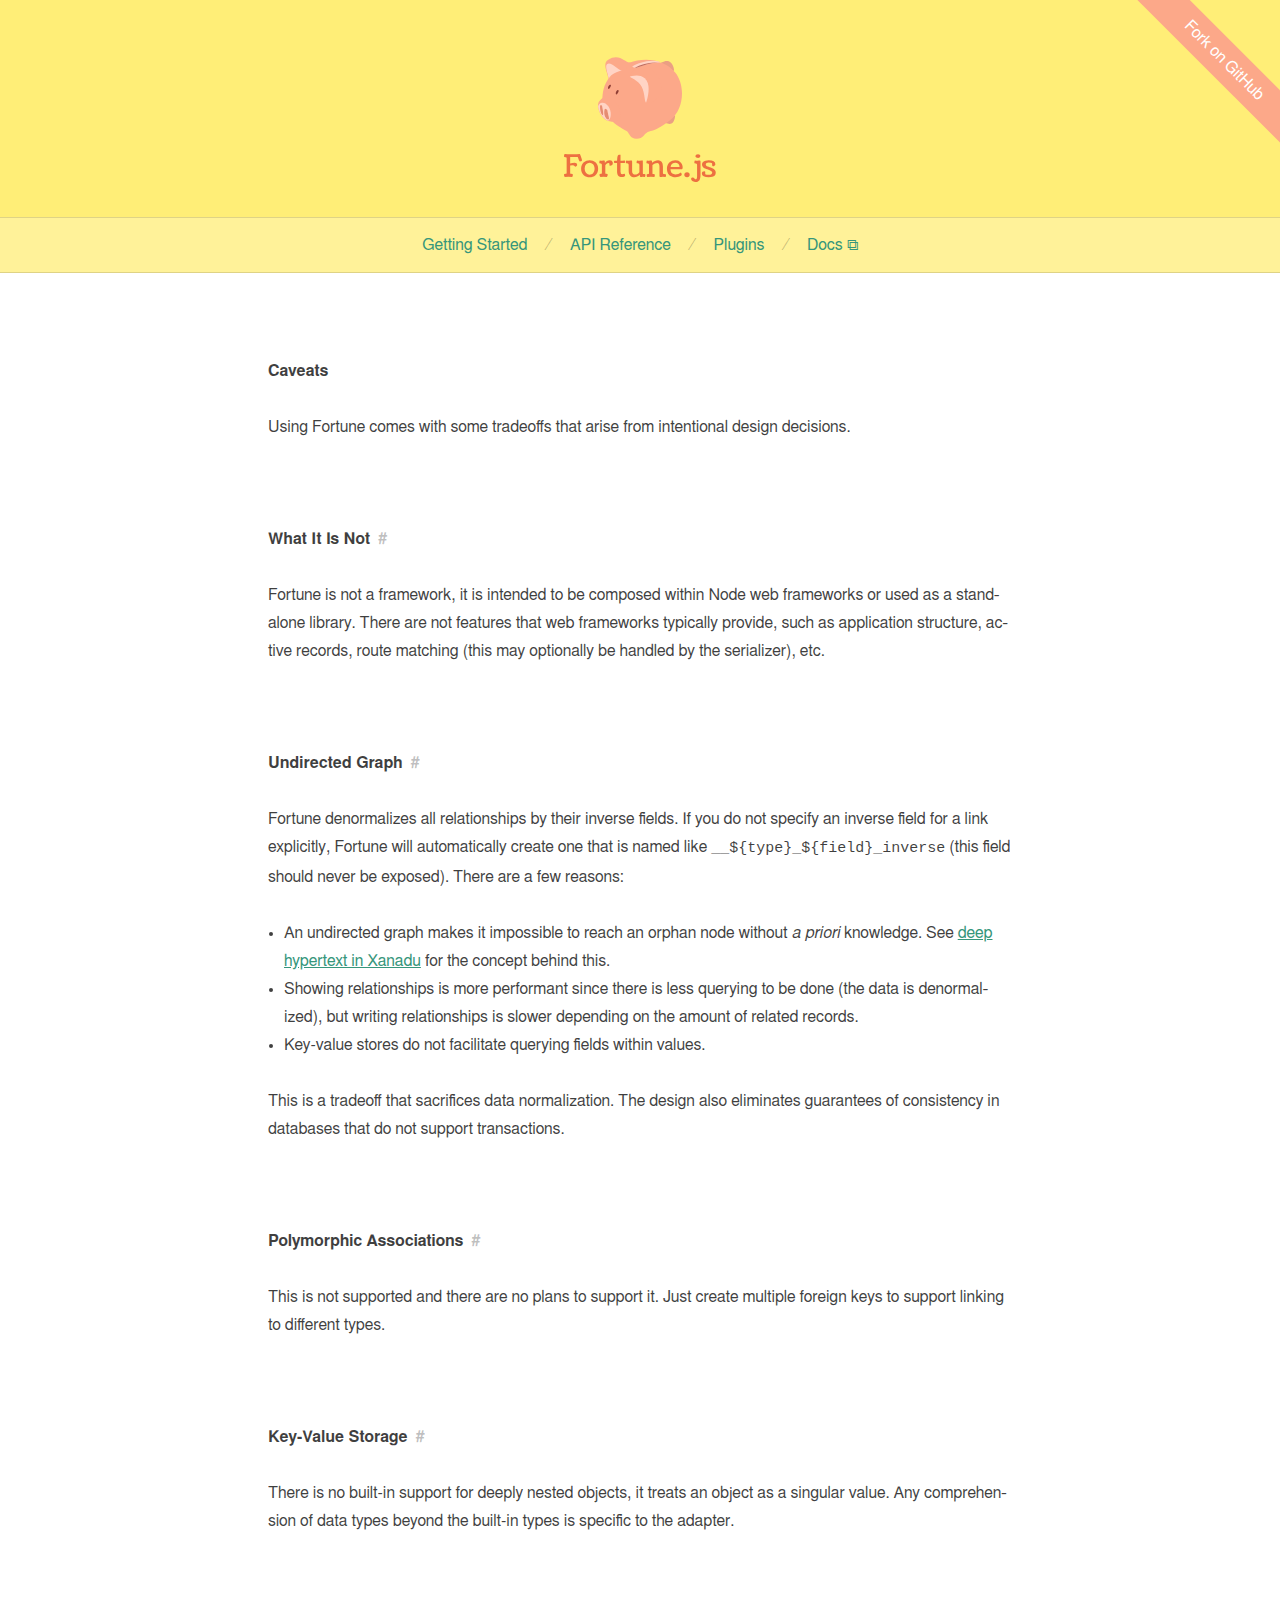
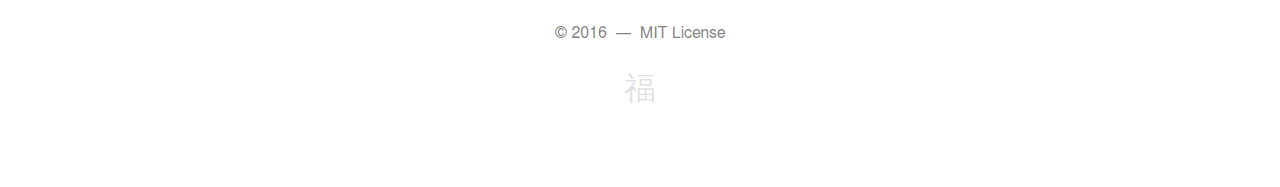
<file: caveats/index.html>
<!DOCTYPE html><!--

This page is automatically generated. See:
https://github.com/fortunejs/fortune/tree/master/website

--><html lang="en"><head><title>Caveats</title><meta name="viewport" content="width=device-width,initial-scale=1"><meta charset="utf-8"><link rel="icon" href="../assets/piggu.png"><link rel="stylesheet" href="../assets/index.css"></head><body><header><a href="https://github.com/fortunejs/fortune" id="corner"><span>Fork on</span> GitHub</a> <a href="../"><img src="../assets/piggu.svg" alt="Piggu" class="emblem"></a> <a href="../"><img src="../assets/fortune_type.svg" alt="Fortune.js" class="logo-type"></a><nav><a href="../getting-started/">Getting Started</a><!--
        --><a href="../api/">API Reference</a><!--
        --><a href="../plugins/">Plugins</a><!--
        --><a href="https://github.com/fortunejs/fortune/tree/master/doc">Docs <span>⧉</span></a></nav></header><article><h1>Caveats</h1><p>Using Fortune comes with some tradeoffs that arise from intentional design decisions.</p><h3 id="what-it-is-not">What It Is Not<a class="anchor" href="#what-it-is-not" title="Link to this section “What It Is Not”">#</a></h3><p>Fortune is not a framework, it is intended to be composed within Node web frameworks or used as a standalone library. There are not features that web frameworks typically provide, such as application structure, active records, route matching (this may optionally be handled by the serializer), etc.</p><h3 id="undirected-graph">Undirected Graph<a class="anchor" href="#undirected-graph" title="Link to this section “Undirected Graph”">#</a></h3><p>Fortune denormalizes all relationships by their inverse fields. If you do not specify an inverse field for a link explicitly, Fortune will automatically create one that is named like <code>__${type}_${field}_inverse</code> (this field should never be exposed). There are a few reasons:</p><ul><li>An undirected graph makes it impossible to reach an orphan node without <em>a priori</em> knowledge. See <a href="http://xanadu.com/xuTheModel/">deep hypertext in Xanadu</a> for the concept behind this.</li><li>Showing relationships is more performant since there is less querying to be done (the data is denormalized), but writing relationships is slower depending on the amount of related records.</li><li>Key-value stores do not facilitate querying fields within values.</li></ul><p>This is a tradeoff that sacrifices data normalization. The design also eliminates guarantees of consistency in databases that do not support transactions.</p><h3 id="polymorphic-associations">Polymorphic Associations<a class="anchor" href="#polymorphic-associations" title="Link to this section “Polymorphic Associations”">#</a></h3><p>This is not supported and there are no plans to support it. Just create multiple foreign keys to support linking to different types.</p><h3 id="key-value-storage">Key-Value Storage<a class="anchor" href="#key-value-storage" title="Link to this section “Key-Value Storage”">#</a></h3><p>There is no built-in support for deeply nested objects, it treats an object as a singular value. Any comprehension of data types beyond the built-in types is specific to the adapter.</p></article><footer><p>&copy; 2016 &nbsp;&mdash;&nbsp; <a href="https://raw.githubusercontent.com/fortunejs/fortune/master/LICENSE">MIT License</a></p><p>福</p></footer></body></html>
</file>
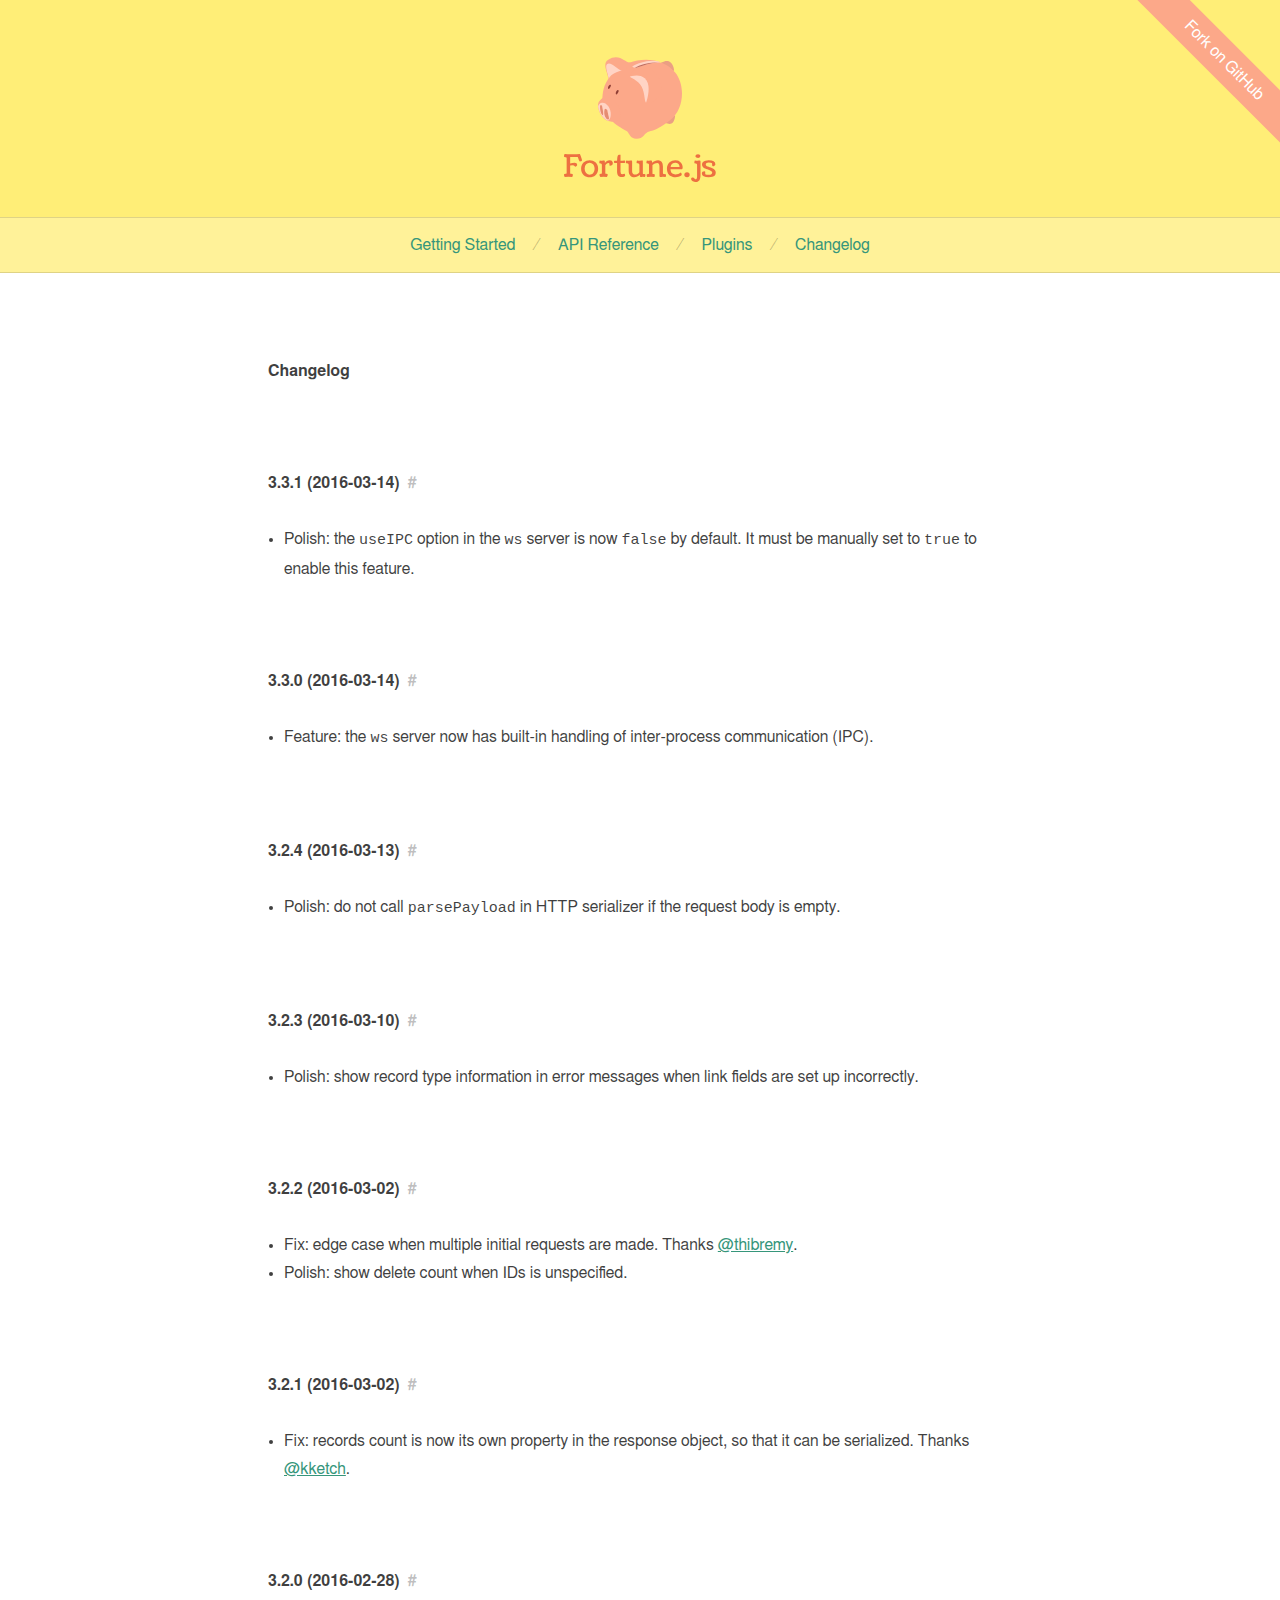
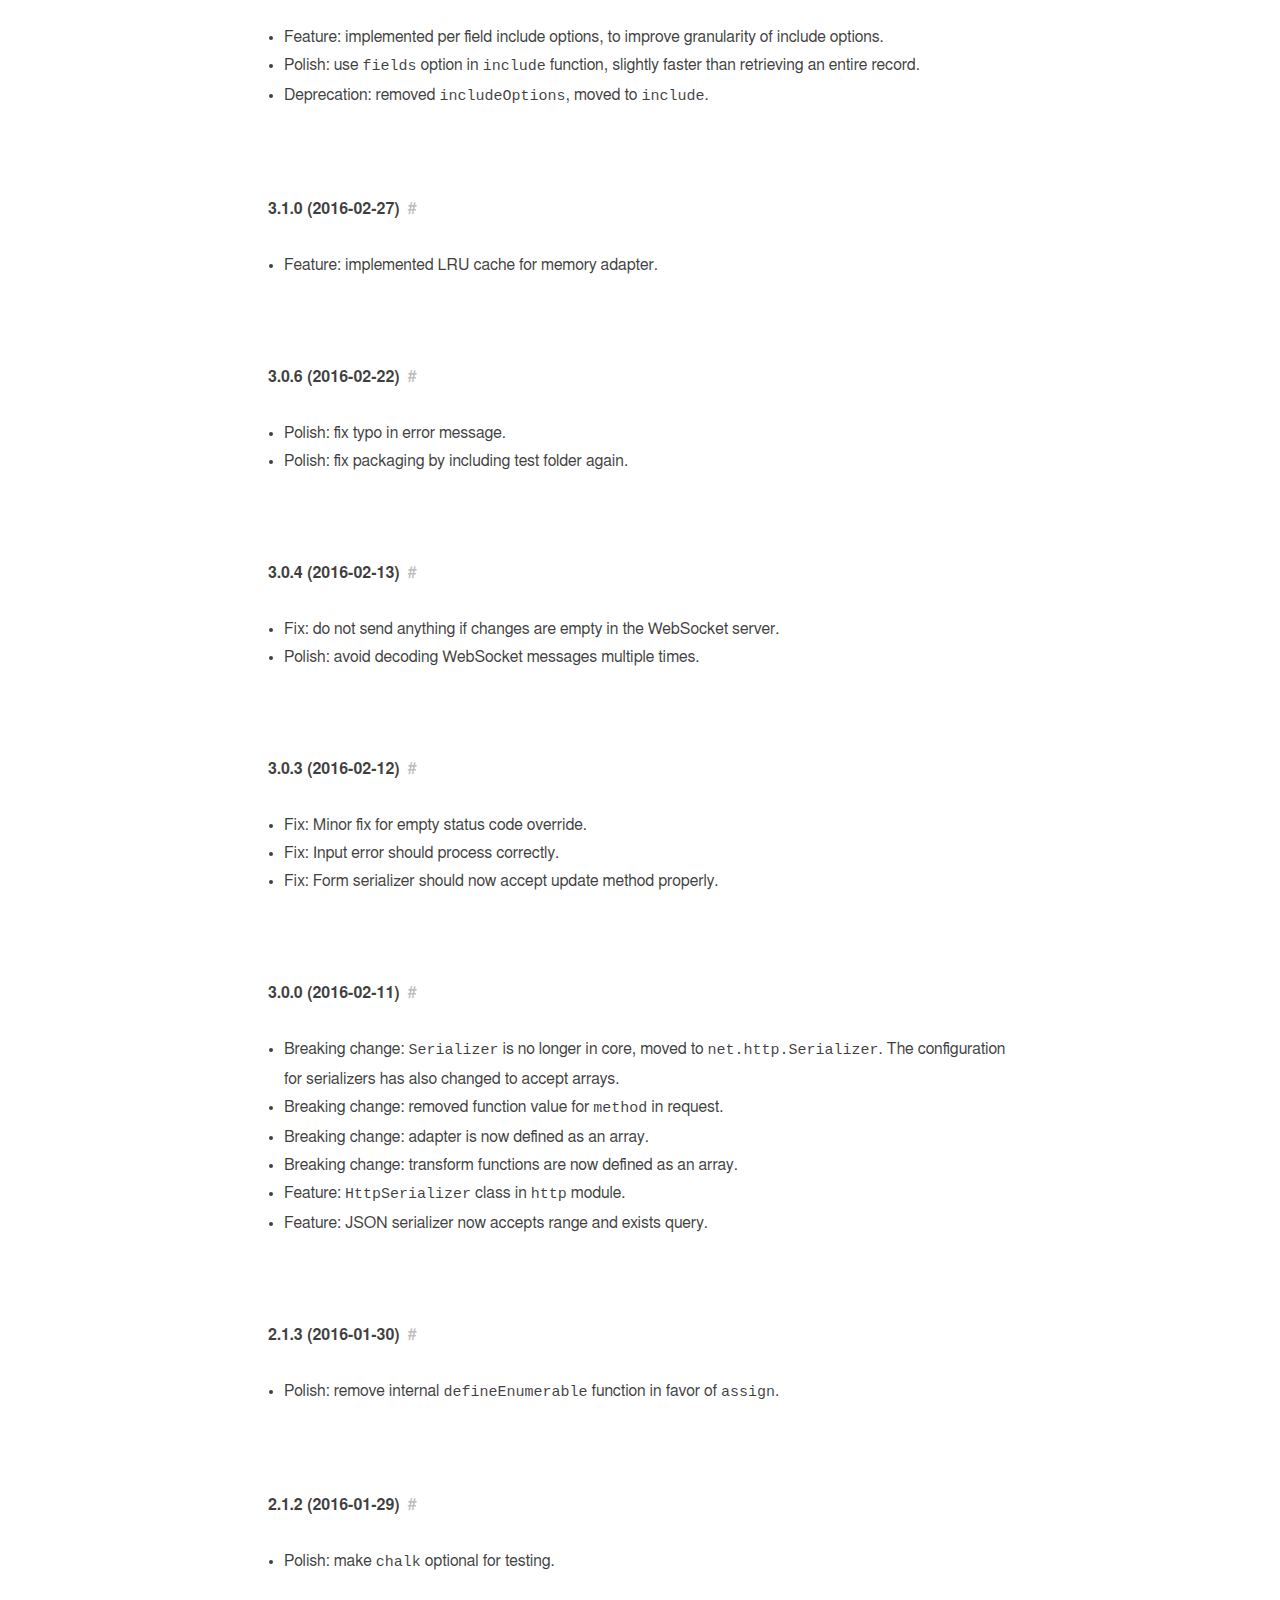
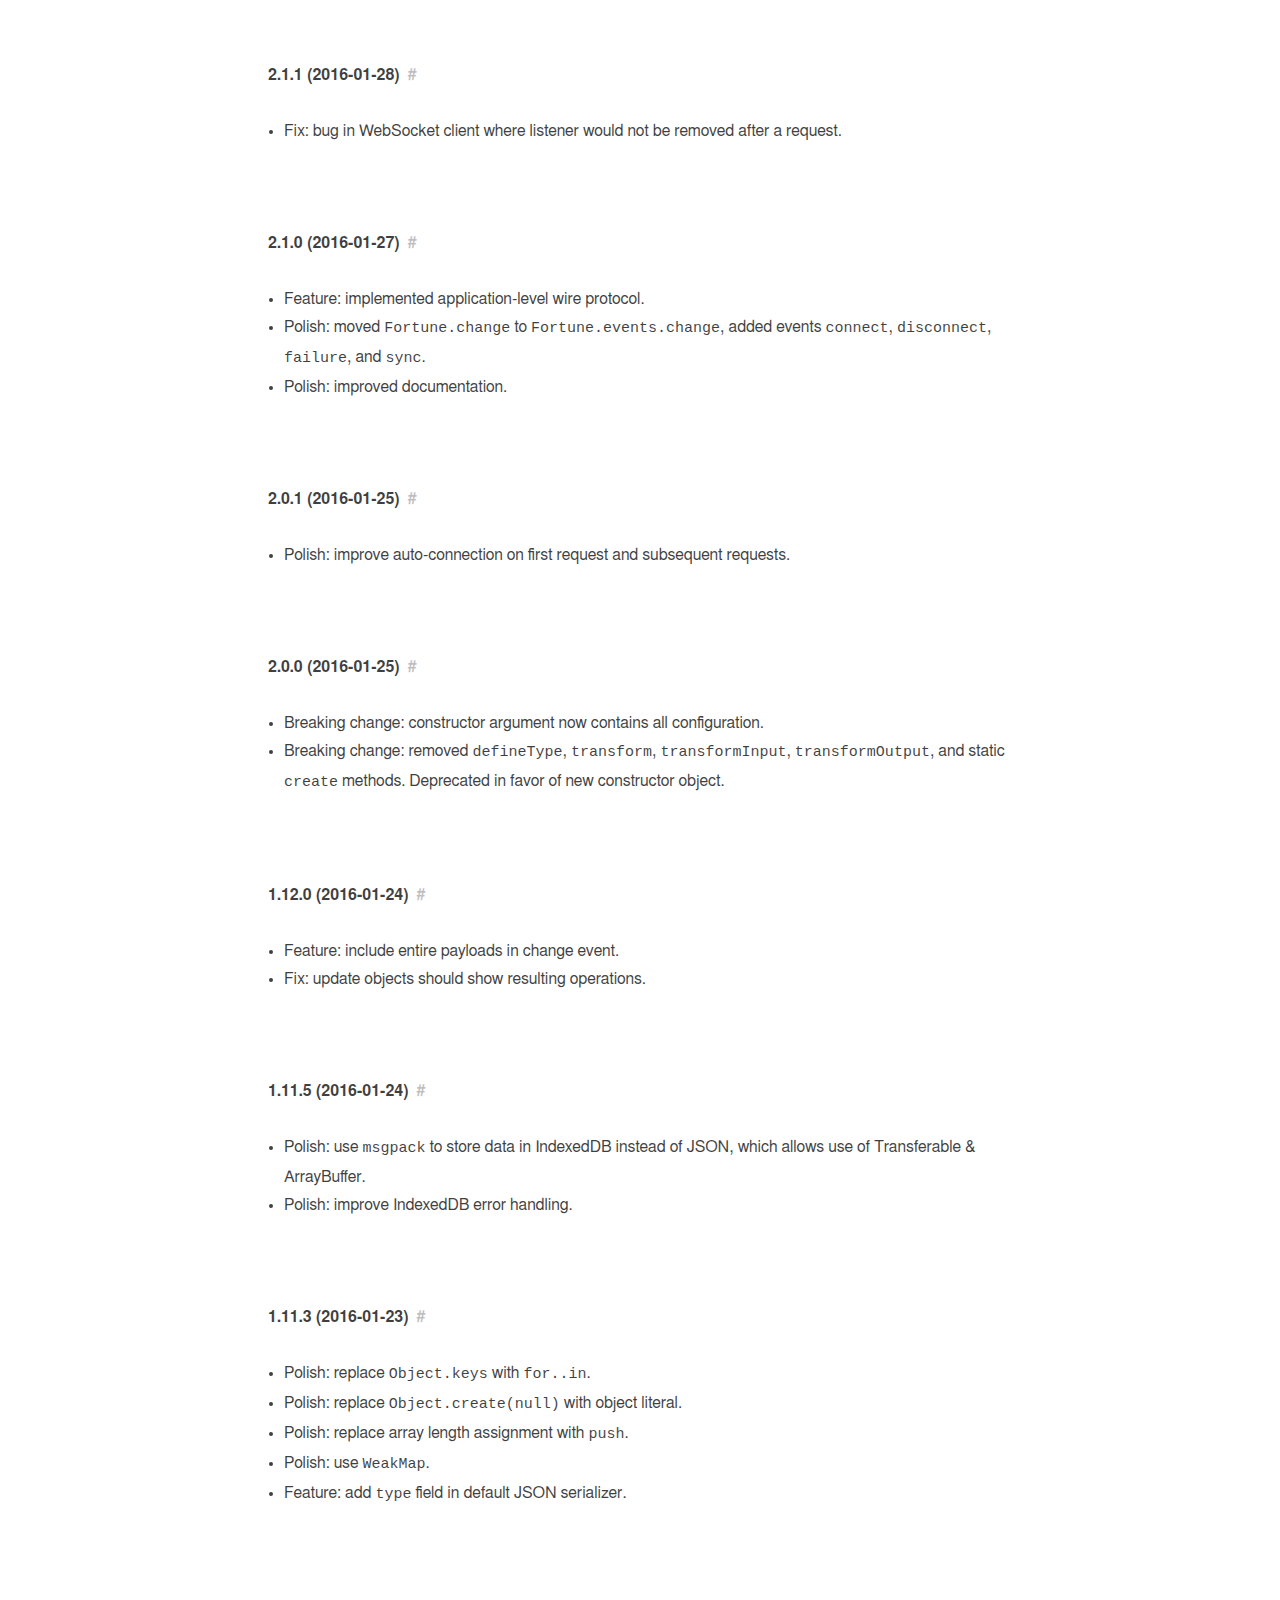
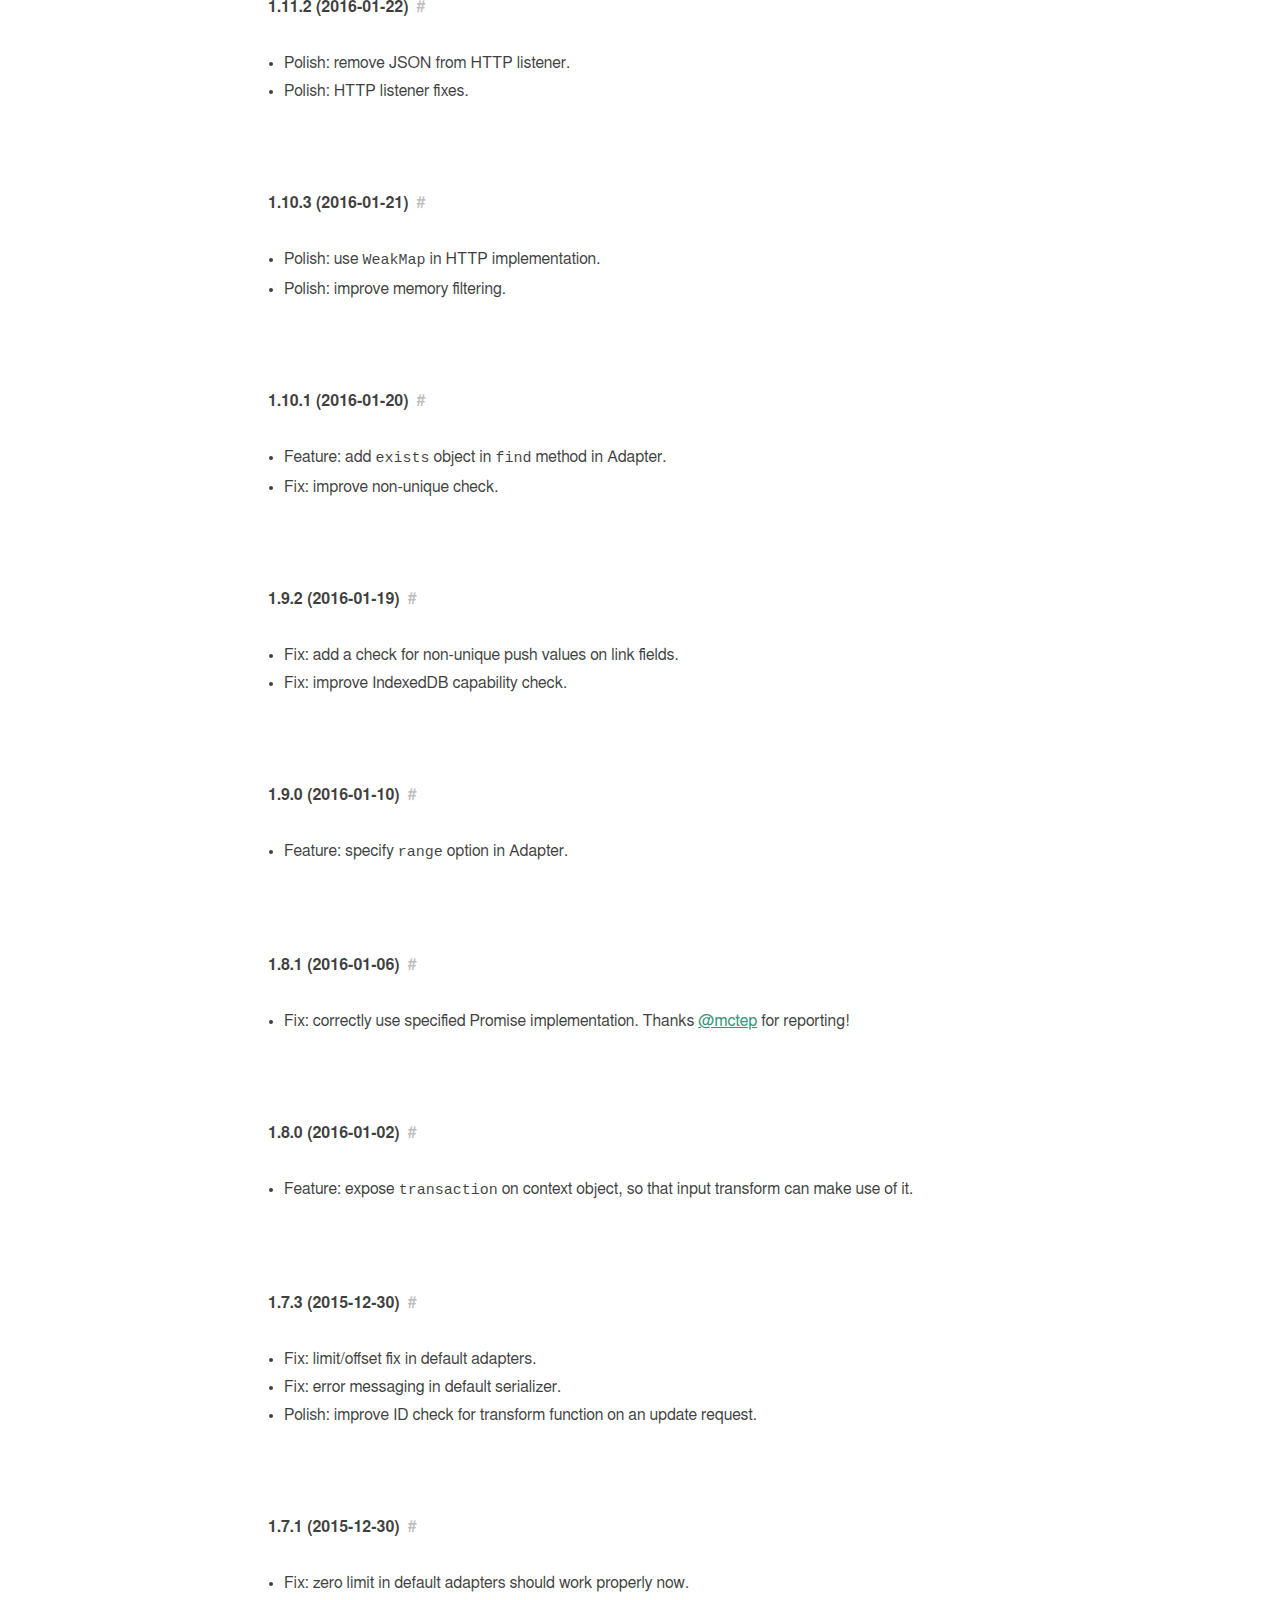
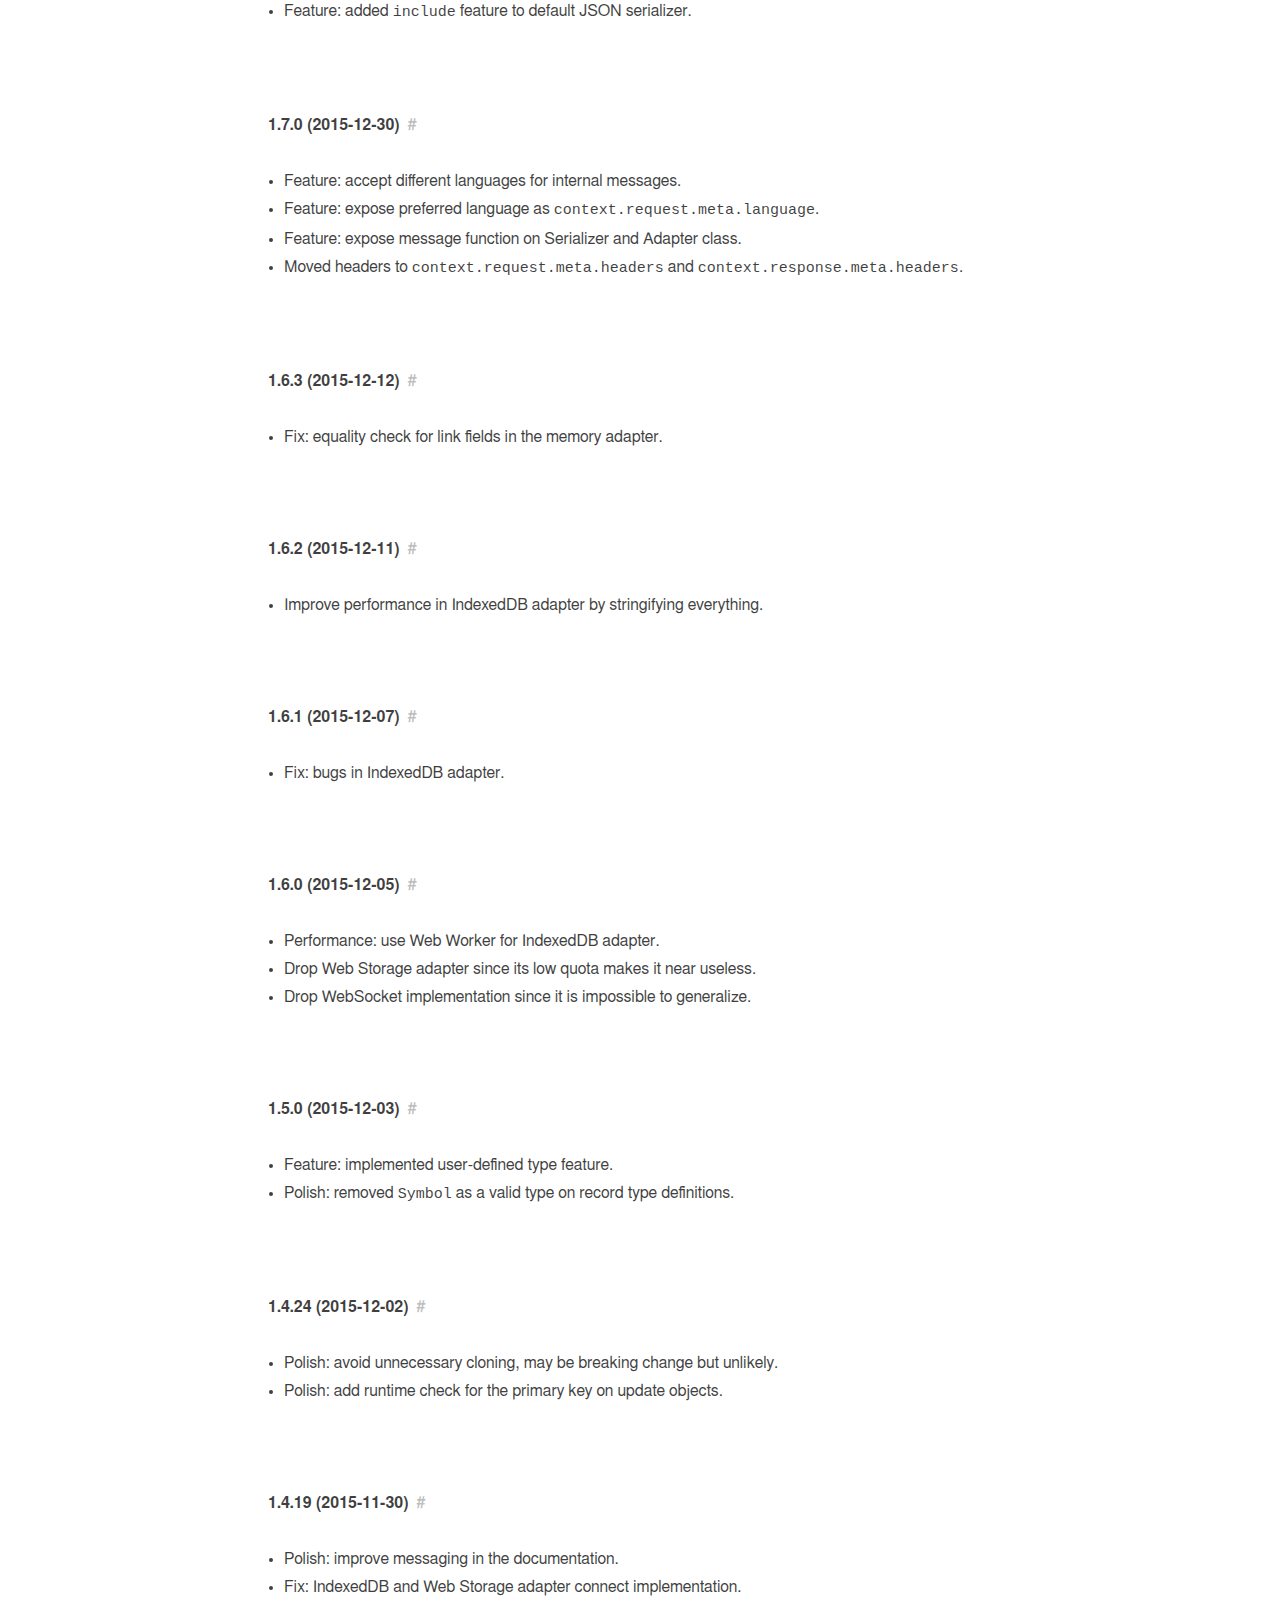
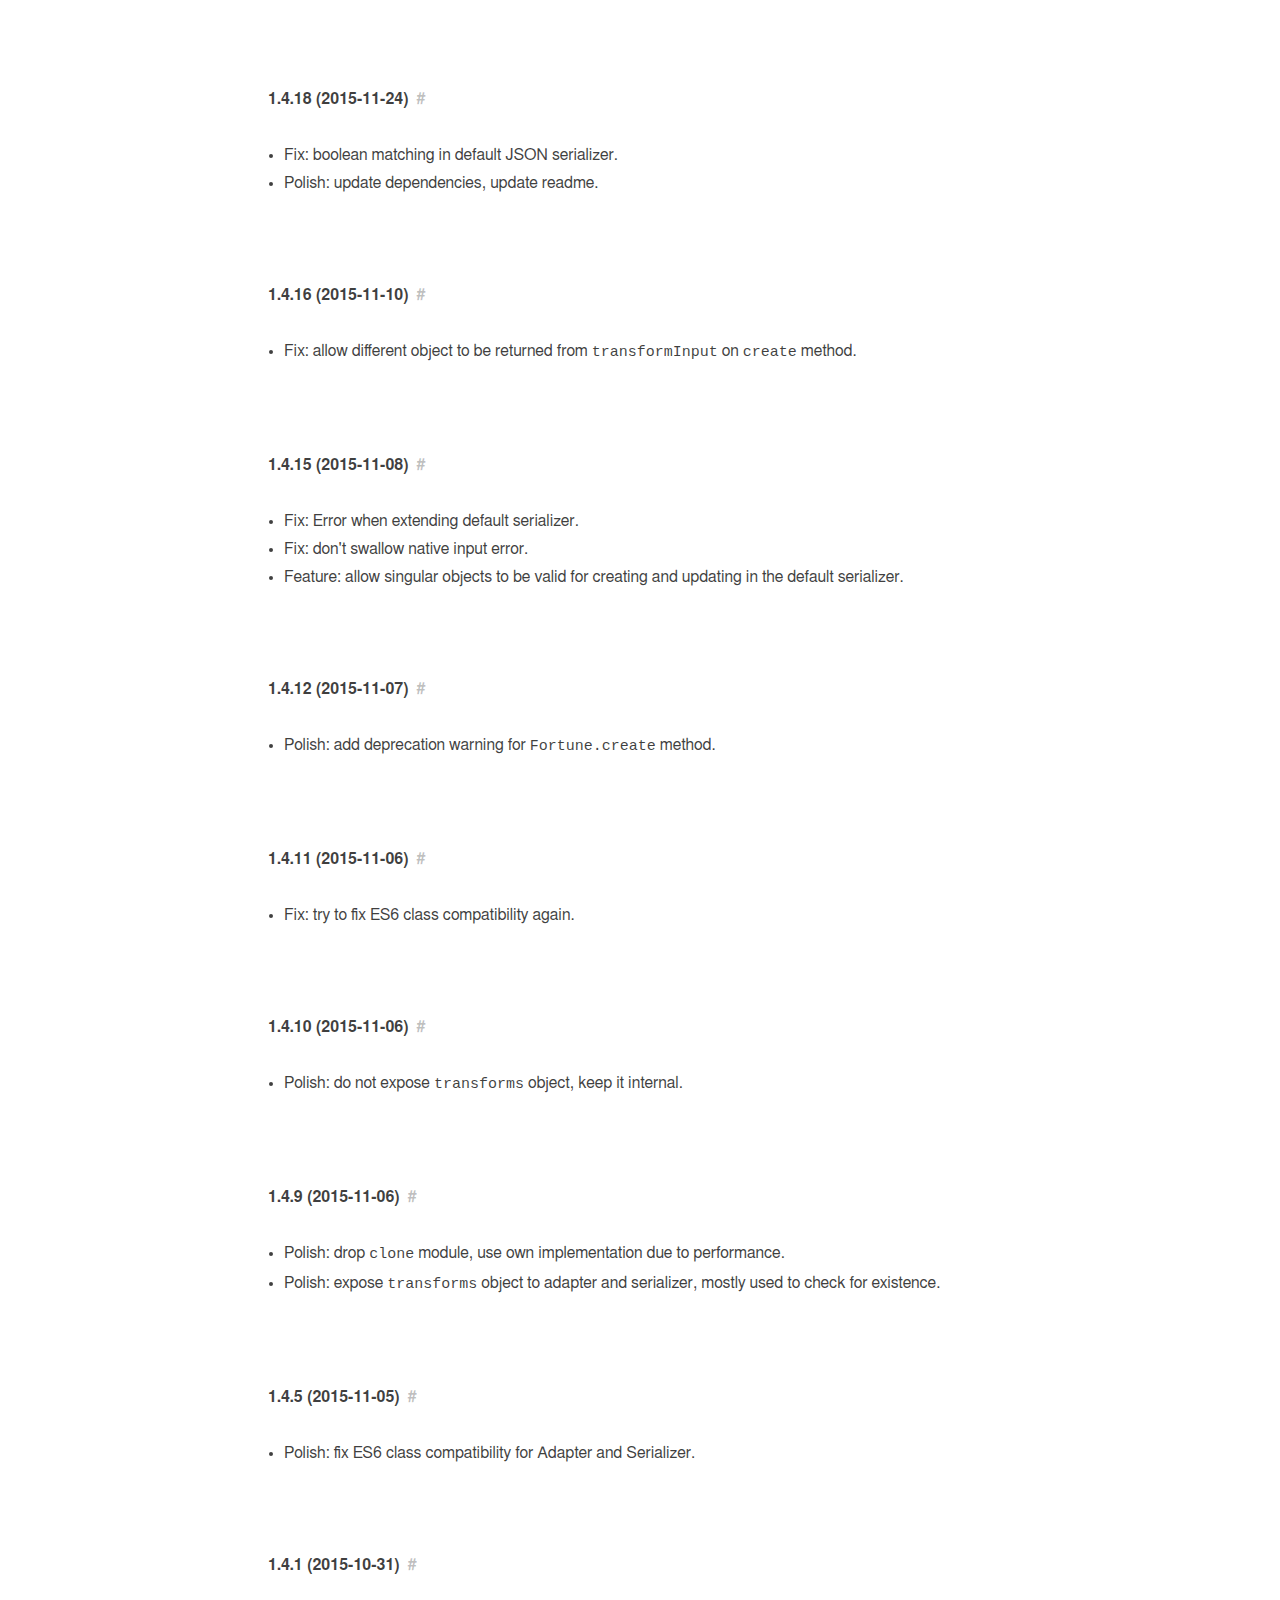
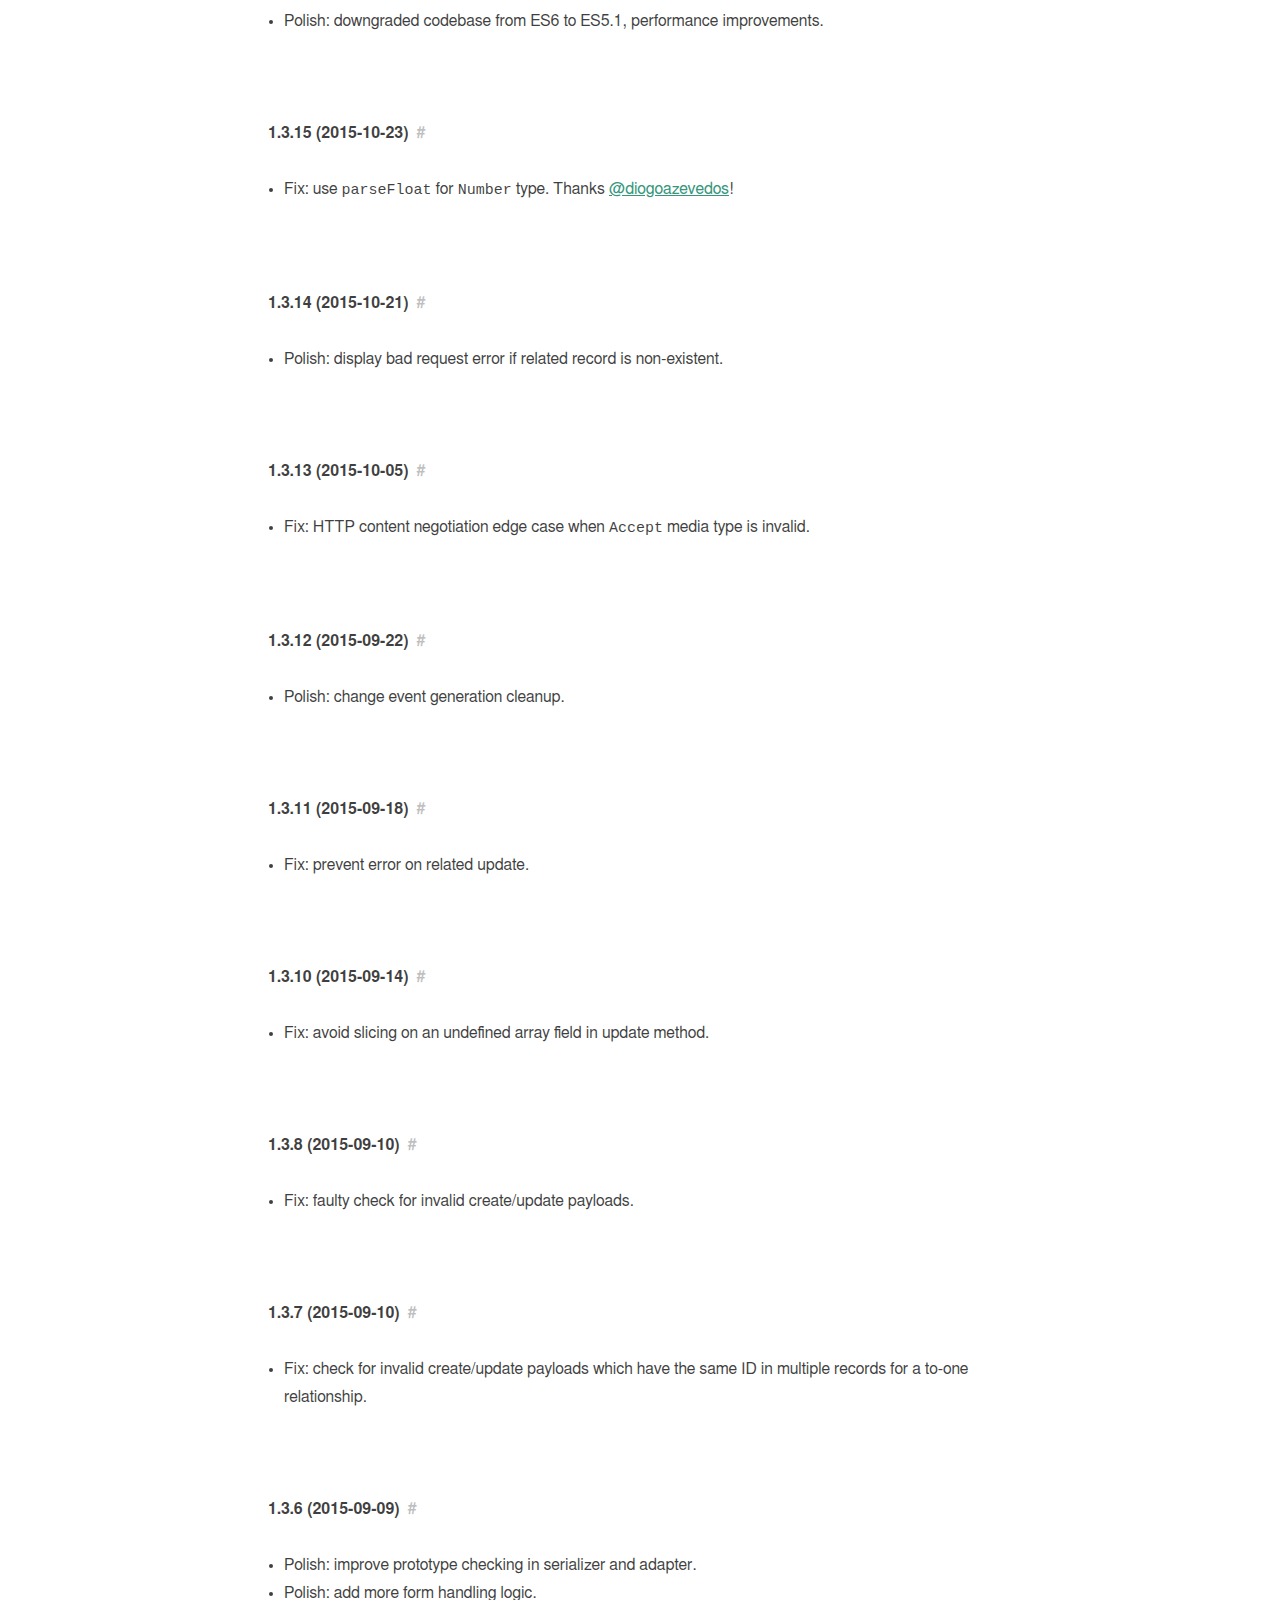
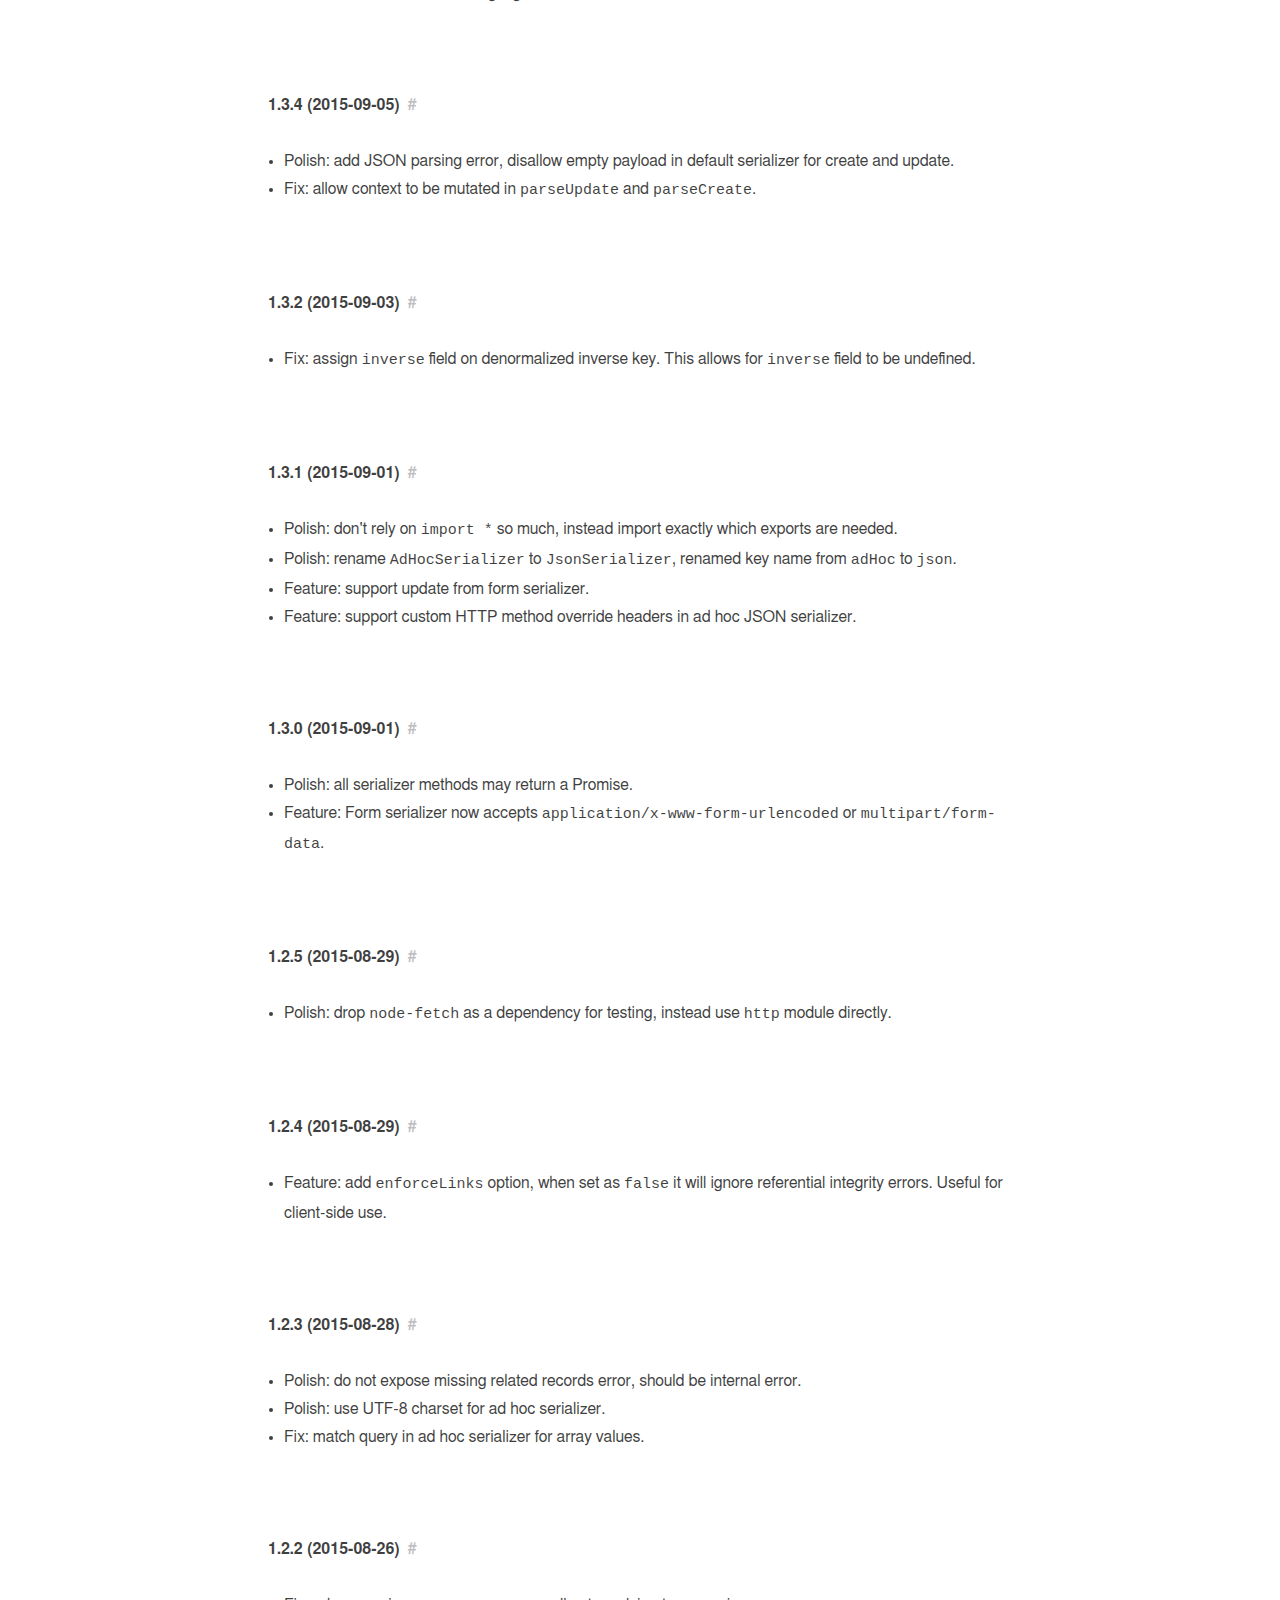
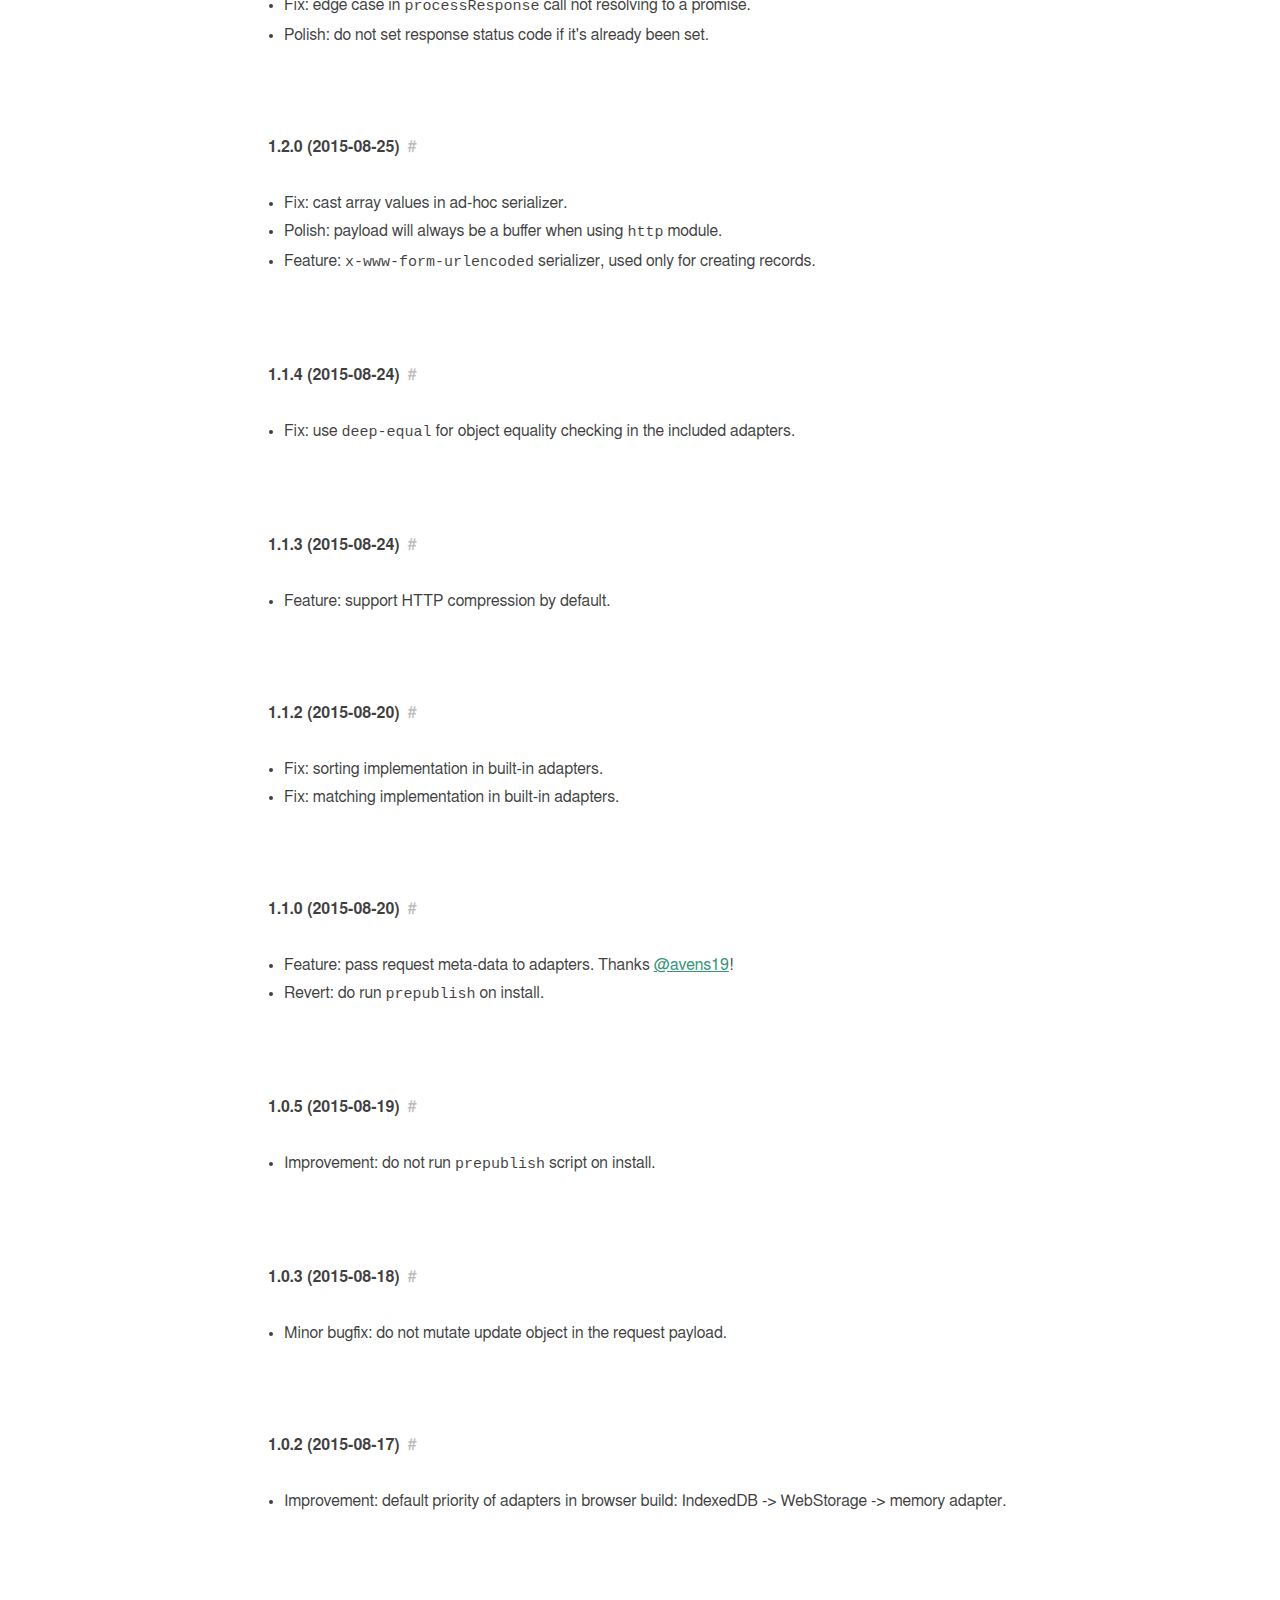
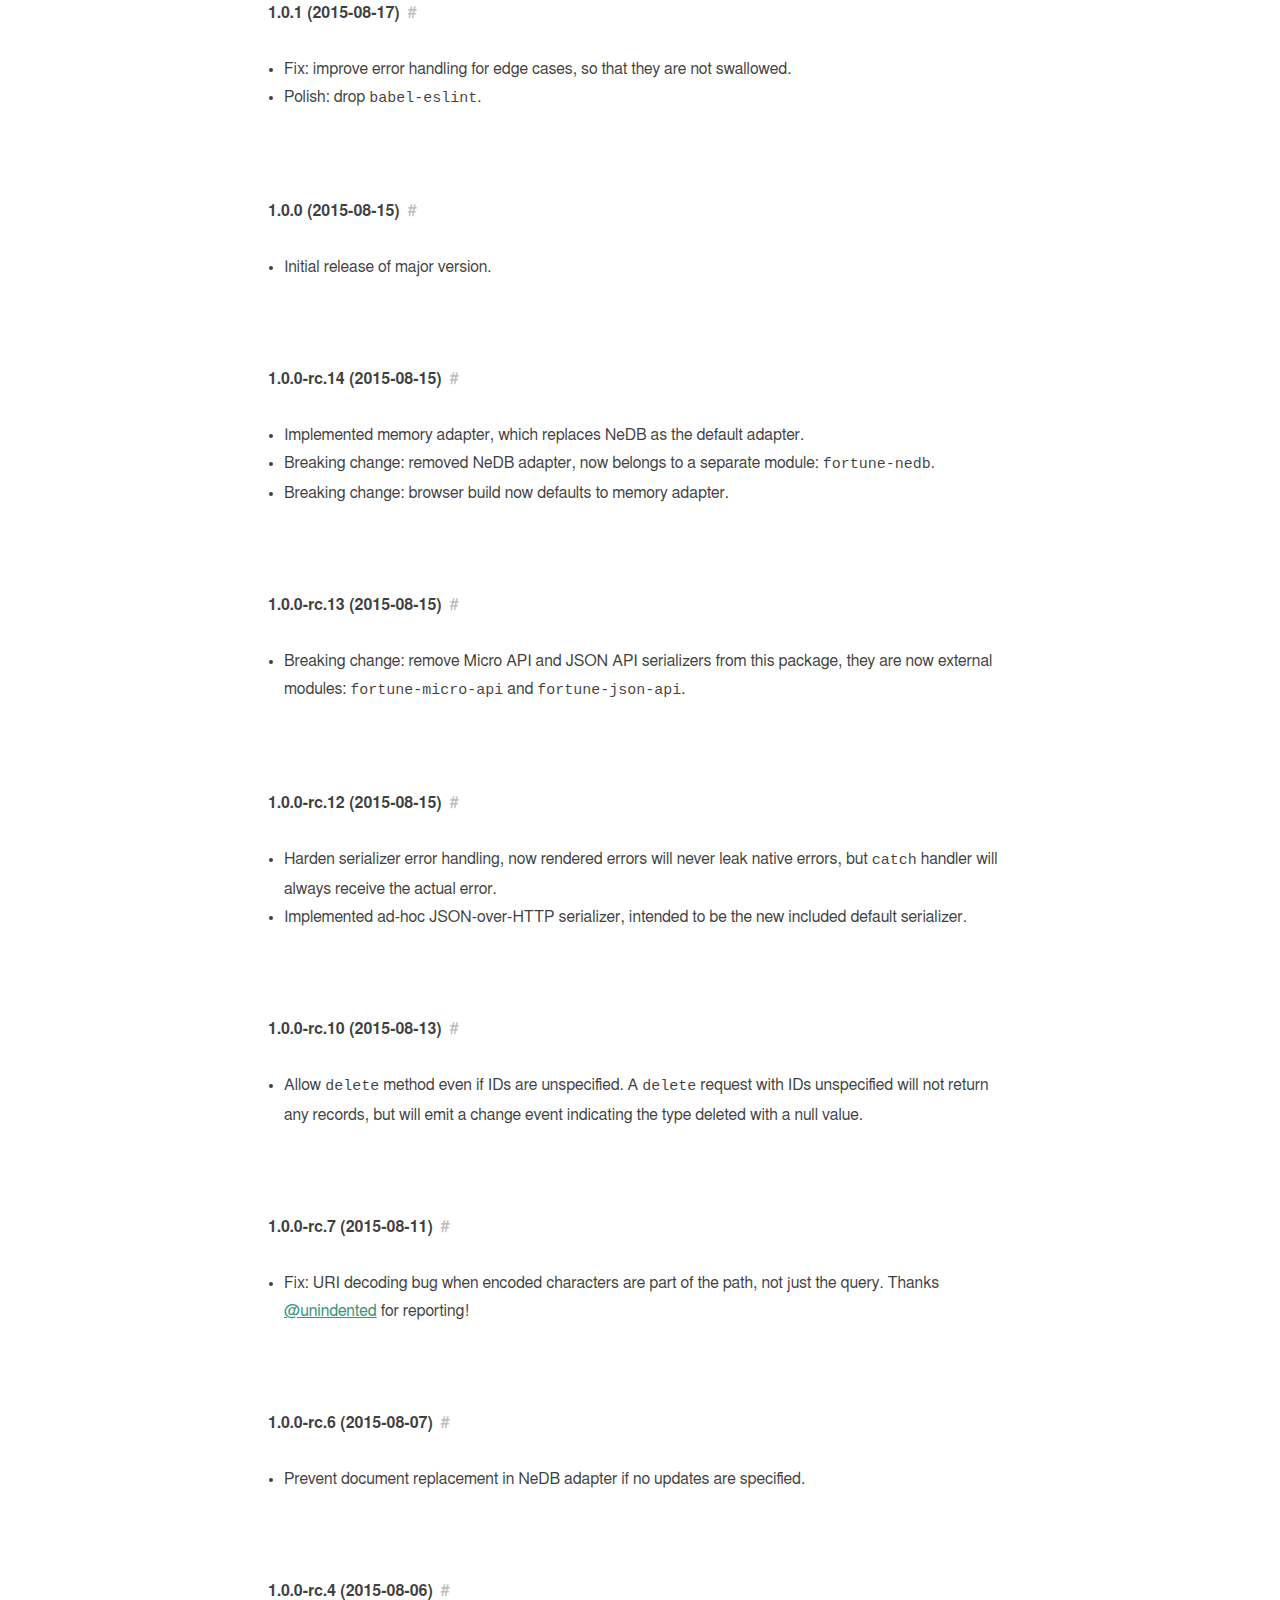
<file: changelog/index.html>
<!DOCTYPE html><!--

This page is automatically generated. See:
https://github.com/fortunejs/fortune/tree/master/website

--><meta charset="utf-8"><title>Changelog</title><meta name="viewport" content="width=device-width,initial-scale=1"><link rel="icon" href="../assets/piggu.png"><link rel="stylesheet" href="../assets/index.css"><header><a href="https://github.com/fortunejs/fortune" id="corner"><span>Fork on</span> GitHub</a> <a href="../"><img src="../assets/piggu.svg" alt="Piggu" class="emblem"></a> <a href="../"><img src="../assets/fortune_type.svg" alt="Fortune.js" class="logo-type"></a><nav><a href="../getting-started/">Getting Started</a><!--
    --><a href="../api/">API Reference</a><!--
    --><a href="../plugins/">Plugins</a><!--
    --><a href="../changelog/">Changelog</a></nav></header><article><h1>Changelog</h1><h3 id="3-3-1-2016-03-14-">3.3.1 (2016-03-14)<a class="anchor" href="#3-3-1-2016-03-14-" title="Link to this section “3.3.1 (2016-03-14)”">#</a></h3><ul><li>Polish: the <code>useIPC</code> option in the <code>ws</code> server is now <code>false</code> by default. It must be manually set to <code>true</code> to enable this feature.</li></ul><h3 id="3-3-0-2016-03-14-">3.3.0 (2016-03-14)<a class="anchor" href="#3-3-0-2016-03-14-" title="Link to this section “3.3.0 (2016-03-14)”">#</a></h3><ul><li>Feature: the <code>ws</code> server now has built-in handling of inter-process communication (IPC).</li></ul><h3 id="3-2-4-2016-03-13-">3.2.4 (2016-03-13)<a class="anchor" href="#3-2-4-2016-03-13-" title="Link to this section “3.2.4 (2016-03-13)”">#</a></h3><ul><li>Polish: do not call <code>parsePayload</code> in HTTP serializer if the request body is empty.</li></ul><h3 id="3-2-3-2016-03-10-">3.2.3 (2016-03-10)<a class="anchor" href="#3-2-3-2016-03-10-" title="Link to this section “3.2.3 (2016-03-10)”">#</a></h3><ul><li>Polish: show record type information in error messages when link fields are set up incorrectly.</li></ul><h3 id="3-2-2-2016-03-02-">3.2.2 (2016-03-02)<a class="anchor" href="#3-2-2-2016-03-02-" title="Link to this section “3.2.2 (2016-03-02)”">#</a></h3><ul><li>Fix: edge case when multiple initial requests are made. Thanks <a href="https://github.com/thibremy">@thibremy</a>.</li><li>Polish: show delete count when IDs is unspecified.</li></ul><h3 id="3-2-1-2016-03-02-">3.2.1 (2016-03-02)<a class="anchor" href="#3-2-1-2016-03-02-" title="Link to this section “3.2.1 (2016-03-02)”">#</a></h3><ul><li>Fix: records count is now its own property in the response object, so that it can be serialized. Thanks <a href="https://github.com/kketch">@kketch</a>.</li></ul><h3 id="3-2-0-2016-02-28-">3.2.0 (2016-02-28)<a class="anchor" href="#3-2-0-2016-02-28-" title="Link to this section “3.2.0 (2016-02-28)”">#</a></h3><ul><li>Feature: implemented per field include options, to improve granularity of include options.</li><li>Polish: use <code>fields</code> option in <code>include</code> function, slightly faster than retrieving an entire record.</li><li>Deprecation: removed <code>includeOptions</code>, moved to <code>include</code>.</li></ul><h3 id="3-1-0-2016-02-27-">3.1.0 (2016-02-27)<a class="anchor" href="#3-1-0-2016-02-27-" title="Link to this section “3.1.0 (2016-02-27)”">#</a></h3><ul><li>Feature: implemented LRU cache for memory adapter.</li></ul><h3 id="3-0-6-2016-02-22-">3.0.6 (2016-02-22)<a class="anchor" href="#3-0-6-2016-02-22-" title="Link to this section “3.0.6 (2016-02-22)”">#</a></h3><ul><li>Polish: fix typo in error message.</li><li>Polish: fix packaging by including test folder again.</li></ul><h3 id="3-0-4-2016-02-13-">3.0.4 (2016-02-13)<a class="anchor" href="#3-0-4-2016-02-13-" title="Link to this section “3.0.4 (2016-02-13)”">#</a></h3><ul><li>Fix: do not send anything if changes are empty in the WebSocket server.</li><li>Polish: avoid decoding WebSocket messages multiple times.</li></ul><h3 id="3-0-3-2016-02-12-">3.0.3 (2016-02-12)<a class="anchor" href="#3-0-3-2016-02-12-" title="Link to this section “3.0.3 (2016-02-12)”">#</a></h3><ul><li>Fix: Minor fix for empty status code override.</li><li>Fix: Input error should process correctly.</li><li>Fix: Form serializer should now accept update method properly.</li></ul><h3 id="3-0-0-2016-02-11-">3.0.0 (2016-02-11)<a class="anchor" href="#3-0-0-2016-02-11-" title="Link to this section “3.0.0 (2016-02-11)”">#</a></h3><ul><li>Breaking change: <code>Serializer</code> is no longer in core, moved to <code>net.http.Serializer</code>. The configuration for serializers has also changed to accept arrays.</li><li>Breaking change: removed function value for <code>method</code> in request.</li><li>Breaking change: adapter is now defined as an array.</li><li>Breaking change: transform functions are now defined as an array.</li><li>Feature: <code>HttpSerializer</code> class in <code>http</code> module.</li><li>Feature: JSON serializer now accepts range and exists query.</li></ul><h3 id="2-1-3-2016-01-30-">2.1.3 (2016-01-30)<a class="anchor" href="#2-1-3-2016-01-30-" title="Link to this section “2.1.3 (2016-01-30)”">#</a></h3><ul><li>Polish: remove internal <code>defineEnumerable</code> function in favor of <code>assign</code>.</li></ul><h3 id="2-1-2-2016-01-29-">2.1.2 (2016-01-29)<a class="anchor" href="#2-1-2-2016-01-29-" title="Link to this section “2.1.2 (2016-01-29)”">#</a></h3><ul><li>Polish: make <code>chalk</code> optional for testing.</li></ul><h3 id="2-1-1-2016-01-28-">2.1.1 (2016-01-28)<a class="anchor" href="#2-1-1-2016-01-28-" title="Link to this section “2.1.1 (2016-01-28)”">#</a></h3><ul><li>Fix: bug in WebSocket client where listener would not be removed after a request.</li></ul><h3 id="2-1-0-2016-01-27-">2.1.0 (2016-01-27)<a class="anchor" href="#2-1-0-2016-01-27-" title="Link to this section “2.1.0 (2016-01-27)”">#</a></h3><ul><li>Feature: implemented application-level wire protocol.</li><li>Polish: moved <code>Fortune.change</code> to <code>Fortune.events.change</code>, added events <code>connect</code>, <code>disconnect</code>, <code>failure</code>, and <code>sync</code>.</li><li>Polish: improved documentation.</li></ul><h3 id="2-0-1-2016-01-25-">2.0.1 (2016-01-25)<a class="anchor" href="#2-0-1-2016-01-25-" title="Link to this section “2.0.1 (2016-01-25)”">#</a></h3><ul><li>Polish: improve auto-connection on first request and subsequent requests.</li></ul><h3 id="2-0-0-2016-01-25-">2.0.0 (2016-01-25)<a class="anchor" href="#2-0-0-2016-01-25-" title="Link to this section “2.0.0 (2016-01-25)”">#</a></h3><ul><li>Breaking change: constructor argument now contains all configuration.</li><li>Breaking change: removed <code>defineType</code>, <code>transform</code>, <code>transformInput</code>, <code>transformOutput</code>, and static <code>create</code> methods. Deprecated in favor of new constructor object.</li></ul><h3 id="1-12-0-2016-01-24-">1.12.0 (2016-01-24)<a class="anchor" href="#1-12-0-2016-01-24-" title="Link to this section “1.12.0 (2016-01-24)”">#</a></h3><ul><li>Feature: include entire payloads in change event.</li><li>Fix: update objects should show resulting operations.</li></ul><h3 id="1-11-5-2016-01-24-">1.11.5 (2016-01-24)<a class="anchor" href="#1-11-5-2016-01-24-" title="Link to this section “1.11.5 (2016-01-24)”">#</a></h3><ul><li>Polish: use <code>msgpack</code> to store data in IndexedDB instead of JSON, which allows use of Transferable &amp; ArrayBuffer.</li><li>Polish: improve IndexedDB error handling.</li></ul><h3 id="1-11-3-2016-01-23-">1.11.3 (2016-01-23)<a class="anchor" href="#1-11-3-2016-01-23-" title="Link to this section “1.11.3 (2016-01-23)”">#</a></h3><ul><li>Polish: replace <code>Object.keys</code> with <code>for..in</code>.</li><li>Polish: replace <code>Object.create(null)</code> with object literal.</li><li>Polish: replace array length assignment with <code>push</code>.</li><li>Polish: use <code>WeakMap</code>.</li><li>Feature: add <code>type</code> field in default JSON serializer.</li></ul><h3 id="1-11-2-2016-01-22-">1.11.2 (2016-01-22)<a class="anchor" href="#1-11-2-2016-01-22-" title="Link to this section “1.11.2 (2016-01-22)”">#</a></h3><ul><li>Polish: remove JSON from HTTP listener.</li><li>Polish: HTTP listener fixes.</li></ul><h3 id="1-10-3-2016-01-21-">1.10.3 (2016-01-21)<a class="anchor" href="#1-10-3-2016-01-21-" title="Link to this section “1.10.3 (2016-01-21)”">#</a></h3><ul><li>Polish: use <code>WeakMap</code> in HTTP implementation.</li><li>Polish: improve memory filtering.</li></ul><h3 id="1-10-1-2016-01-20-">1.10.1 (2016-01-20)<a class="anchor" href="#1-10-1-2016-01-20-" title="Link to this section “1.10.1 (2016-01-20)”">#</a></h3><ul><li>Feature: add <code>exists</code> object in <code>find</code> method in Adapter.</li><li>Fix: improve non-unique check.</li></ul><h3 id="1-9-2-2016-01-19-">1.9.2 (2016-01-19)<a class="anchor" href="#1-9-2-2016-01-19-" title="Link to this section “1.9.2 (2016-01-19)”">#</a></h3><ul><li>Fix: add a check for non-unique push values on link fields.</li><li>Fix: improve IndexedDB capability check.</li></ul><h3 id="1-9-0-2016-01-10-">1.9.0 (2016-01-10)<a class="anchor" href="#1-9-0-2016-01-10-" title="Link to this section “1.9.0 (2016-01-10)”">#</a></h3><ul><li>Feature: specify <code>range</code> option in Adapter.</li></ul><h3 id="1-8-1-2016-01-06-">1.8.1 (2016-01-06)<a class="anchor" href="#1-8-1-2016-01-06-" title="Link to this section “1.8.1 (2016-01-06)”">#</a></h3><ul><li>Fix: correctly use specified Promise implementation. Thanks <a href="https://github.com/mctep">@mctep</a> for reporting!</li></ul><h3 id="1-8-0-2016-01-02-">1.8.0 (2016-01-02)<a class="anchor" href="#1-8-0-2016-01-02-" title="Link to this section “1.8.0 (2016-01-02)”">#</a></h3><ul><li>Feature: expose <code>transaction</code> on context object, so that input transform can make use of it.</li></ul><h3 id="1-7-3-2015-12-30-">1.7.3 (2015-12-30)<a class="anchor" href="#1-7-3-2015-12-30-" title="Link to this section “1.7.3 (2015-12-30)”">#</a></h3><ul><li>Fix: limit/offset fix in default adapters.</li><li>Fix: error messaging in default serializer.</li><li>Polish: improve ID check for transform function on an update request.</li></ul><h3 id="1-7-1-2015-12-30-">1.7.1 (2015-12-30)<a class="anchor" href="#1-7-1-2015-12-30-" title="Link to this section “1.7.1 (2015-12-30)”">#</a></h3><ul><li>Fix: zero limit in default adapters should work properly now.</li><li>Feature: added <code>include</code> feature to default JSON serializer.</li></ul><h3 id="1-7-0-2015-12-30-">1.7.0 (2015-12-30)<a class="anchor" href="#1-7-0-2015-12-30-" title="Link to this section “1.7.0 (2015-12-30)”">#</a></h3><ul><li>Feature: accept different languages for internal messages.</li><li>Feature: expose preferred language as <code>context.request.meta.language</code>.</li><li>Feature: expose message function on Serializer and Adapter class.</li><li>Moved headers to <code>context.request.meta.headers</code> and <code>context.response.meta.headers</code>.</li></ul><h3 id="1-6-3-2015-12-12-">1.6.3 (2015-12-12)<a class="anchor" href="#1-6-3-2015-12-12-" title="Link to this section “1.6.3 (2015-12-12)”">#</a></h3><ul><li>Fix: equality check for link fields in the memory adapter.</li></ul><h3 id="1-6-2-2015-12-11-">1.6.2 (2015-12-11)<a class="anchor" href="#1-6-2-2015-12-11-" title="Link to this section “1.6.2 (2015-12-11)”">#</a></h3><ul><li>Improve performance in IndexedDB adapter by stringifying everything.</li></ul><h3 id="1-6-1-2015-12-07-">1.6.1 (2015-12-07)<a class="anchor" href="#1-6-1-2015-12-07-" title="Link to this section “1.6.1 (2015-12-07)”">#</a></h3><ul><li>Fix: bugs in IndexedDB adapter.</li></ul><h3 id="1-6-0-2015-12-05-">1.6.0 (2015-12-05)<a class="anchor" href="#1-6-0-2015-12-05-" title="Link to this section “1.6.0 (2015-12-05)”">#</a></h3><ul><li>Performance: use Web Worker for IndexedDB adapter.</li><li>Drop Web Storage adapter since its low quota makes it near useless.</li><li>Drop WebSocket implementation since it is impossible to generalize.</li></ul><h3 id="1-5-0-2015-12-03-">1.5.0 (2015-12-03)<a class="anchor" href="#1-5-0-2015-12-03-" title="Link to this section “1.5.0 (2015-12-03)”">#</a></h3><ul><li>Feature: implemented user-defined type feature.</li><li>Polish: removed <code>Symbol</code> as a valid type on record type definitions.</li></ul><h3 id="1-4-24-2015-12-02-">1.4.24 (2015-12-02)<a class="anchor" href="#1-4-24-2015-12-02-" title="Link to this section “1.4.24 (2015-12-02)”">#</a></h3><ul><li>Polish: avoid unnecessary cloning, may be breaking change but unlikely.</li><li>Polish: add runtime check for the primary key on update objects.</li></ul><h3 id="1-4-19-2015-11-30-">1.4.19 (2015-11-30)<a class="anchor" href="#1-4-19-2015-11-30-" title="Link to this section “1.4.19 (2015-11-30)”">#</a></h3><ul><li>Polish: improve messaging in the documentation.</li><li>Fix: IndexedDB and Web Storage adapter connect implementation.</li></ul><h3 id="1-4-18-2015-11-24-">1.4.18 (2015-11-24)<a class="anchor" href="#1-4-18-2015-11-24-" title="Link to this section “1.4.18 (2015-11-24)”">#</a></h3><ul><li>Fix: boolean matching in default JSON serializer.</li><li>Polish: update dependencies, update readme.</li></ul><h3 id="1-4-16-2015-11-10-">1.4.16 (2015-11-10)<a class="anchor" href="#1-4-16-2015-11-10-" title="Link to this section “1.4.16 (2015-11-10)”">#</a></h3><ul><li>Fix: allow different object to be returned from <code>transformInput</code> on <code>create</code> method.</li></ul><h3 id="1-4-15-2015-11-08-">1.4.15 (2015-11-08)<a class="anchor" href="#1-4-15-2015-11-08-" title="Link to this section “1.4.15 (2015-11-08)”">#</a></h3><ul><li>Fix: Error when extending default serializer.</li><li>Fix: don&#39;t swallow native input error.</li><li>Feature: allow singular objects to be valid for creating and updating in the default serializer.</li></ul><h3 id="1-4-12-2015-11-07-">1.4.12 (2015-11-07)<a class="anchor" href="#1-4-12-2015-11-07-" title="Link to this section “1.4.12 (2015-11-07)”">#</a></h3><ul><li>Polish: add deprecation warning for <code>Fortune.create</code> method.</li></ul><h3 id="1-4-11-2015-11-06-">1.4.11 (2015-11-06)<a class="anchor" href="#1-4-11-2015-11-06-" title="Link to this section “1.4.11 (2015-11-06)”">#</a></h3><ul><li>Fix: try to fix ES6 class compatibility again.</li></ul><h3 id="1-4-10-2015-11-06-">1.4.10 (2015-11-06)<a class="anchor" href="#1-4-10-2015-11-06-" title="Link to this section “1.4.10 (2015-11-06)”">#</a></h3><ul><li>Polish: do not expose <code>transforms</code> object, keep it internal.</li></ul><h3 id="1-4-9-2015-11-06-">1.4.9 (2015-11-06)<a class="anchor" href="#1-4-9-2015-11-06-" title="Link to this section “1.4.9 (2015-11-06)”">#</a></h3><ul><li>Polish: drop <code>clone</code> module, use own implementation due to performance.</li><li>Polish: expose <code>transforms</code> object to adapter and serializer, mostly used to check for existence.</li></ul><h3 id="1-4-5-2015-11-05-">1.4.5 (2015-11-05)<a class="anchor" href="#1-4-5-2015-11-05-" title="Link to this section “1.4.5 (2015-11-05)”">#</a></h3><ul><li>Polish: fix ES6 class compatibility for Adapter and Serializer.</li></ul><h3 id="1-4-1-2015-10-31-">1.4.1 (2015-10-31)<a class="anchor" href="#1-4-1-2015-10-31-" title="Link to this section “1.4.1 (2015-10-31)”">#</a></h3><ul><li>Polish: downgraded codebase from ES6 to ES5.1, performance improvements.</li></ul><h3 id="1-3-15-2015-10-23-">1.3.15 (2015-10-23)<a class="anchor" href="#1-3-15-2015-10-23-" title="Link to this section “1.3.15 (2015-10-23)”">#</a></h3><ul><li>Fix: use <code>parseFloat</code> for <code>Number</code> type. Thanks <a href="https://github.com/diogoazevedos">@diogoazevedos</a>!</li></ul><h3 id="1-3-14-2015-10-21-">1.3.14 (2015-10-21)<a class="anchor" href="#1-3-14-2015-10-21-" title="Link to this section “1.3.14 (2015-10-21)”">#</a></h3><ul><li>Polish: display bad request error if related record is non-existent.</li></ul><h3 id="1-3-13-2015-10-05-">1.3.13 (2015-10-05)<a class="anchor" href="#1-3-13-2015-10-05-" title="Link to this section “1.3.13 (2015-10-05)”">#</a></h3><ul><li>Fix: HTTP content negotiation edge case when <code>Accept</code> media type is invalid.</li></ul><h3 id="1-3-12-2015-09-22-">1.3.12 (2015-09-22)<a class="anchor" href="#1-3-12-2015-09-22-" title="Link to this section “1.3.12 (2015-09-22)”">#</a></h3><ul><li>Polish: change event generation cleanup.</li></ul><h3 id="1-3-11-2015-09-18-">1.3.11 (2015-09-18)<a class="anchor" href="#1-3-11-2015-09-18-" title="Link to this section “1.3.11 (2015-09-18)”">#</a></h3><ul><li>Fix: prevent error on related update.</li></ul><h3 id="1-3-10-2015-09-14-">1.3.10 (2015-09-14)<a class="anchor" href="#1-3-10-2015-09-14-" title="Link to this section “1.3.10 (2015-09-14)”">#</a></h3><ul><li>Fix: avoid slicing on an undefined array field in update method.</li></ul><h3 id="1-3-8-2015-09-10-">1.3.8 (2015-09-10)<a class="anchor" href="#1-3-8-2015-09-10-" title="Link to this section “1.3.8 (2015-09-10)”">#</a></h3><ul><li>Fix: faulty check for invalid create/update payloads.</li></ul><h3 id="1-3-7-2015-09-10-">1.3.7 (2015-09-10)<a class="anchor" href="#1-3-7-2015-09-10-" title="Link to this section “1.3.7 (2015-09-10)”">#</a></h3><ul><li>Fix: check for invalid create/update payloads which have the same ID in multiple records for a to-one relationship.</li></ul><h3 id="1-3-6-2015-09-09-">1.3.6 (2015-09-09)<a class="anchor" href="#1-3-6-2015-09-09-" title="Link to this section “1.3.6 (2015-09-09)”">#</a></h3><ul><li>Polish: improve prototype checking in serializer and adapter.</li><li>Polish: add more form handling logic.</li></ul><h3 id="1-3-4-2015-09-05-">1.3.4 (2015-09-05)<a class="anchor" href="#1-3-4-2015-09-05-" title="Link to this section “1.3.4 (2015-09-05)”">#</a></h3><ul><li>Polish: add JSON parsing error, disallow empty payload in default serializer for create and update.</li><li>Fix: allow context to be mutated in <code>parseUpdate</code> and <code>parseCreate</code>.</li></ul><h3 id="1-3-2-2015-09-03-">1.3.2 (2015-09-03)<a class="anchor" href="#1-3-2-2015-09-03-" title="Link to this section “1.3.2 (2015-09-03)”">#</a></h3><ul><li>Fix: assign <code>inverse</code> field on denormalized inverse key. This allows for <code>inverse</code> field to be undefined.</li></ul><h3 id="1-3-1-2015-09-01-">1.3.1 (2015-09-01)<a class="anchor" href="#1-3-1-2015-09-01-" title="Link to this section “1.3.1 (2015-09-01)”">#</a></h3><ul><li>Polish: don&#39;t rely on <code>import *</code> so much, instead import exactly which exports are needed.</li><li>Polish: rename <code>AdHocSerializer</code> to <code>JsonSerializer</code>, renamed key name from <code>adHoc</code> to <code>json</code>.</li><li>Feature: support update from form serializer.</li><li>Feature: support custom HTTP method override headers in ad hoc JSON serializer.</li></ul><h3 id="1-3-0-2015-09-01-">1.3.0 (2015-09-01)<a class="anchor" href="#1-3-0-2015-09-01-" title="Link to this section “1.3.0 (2015-09-01)”">#</a></h3><ul><li>Polish: all serializer methods may return a Promise.</li><li>Feature: Form serializer now accepts <code>application/x-www-form-urlencoded</code> or <code>multipart/form-data</code>.</li></ul><h3 id="1-2-5-2015-08-29-">1.2.5 (2015-08-29)<a class="anchor" href="#1-2-5-2015-08-29-" title="Link to this section “1.2.5 (2015-08-29)”">#</a></h3><ul><li>Polish: drop <code>node-fetch</code> as a dependency for testing, instead use <code>http</code> module directly.</li></ul><h3 id="1-2-4-2015-08-29-">1.2.4 (2015-08-29)<a class="anchor" href="#1-2-4-2015-08-29-" title="Link to this section “1.2.4 (2015-08-29)”">#</a></h3><ul><li>Feature: add <code>enforceLinks</code> option, when set as <code>false</code> it will ignore referential integrity errors. Useful for client-side use.</li></ul><h3 id="1-2-3-2015-08-28-">1.2.3 (2015-08-28)<a class="anchor" href="#1-2-3-2015-08-28-" title="Link to this section “1.2.3 (2015-08-28)”">#</a></h3><ul><li>Polish: do not expose missing related records error, should be internal error.</li><li>Polish: use UTF-8 charset for ad hoc serializer.</li><li>Fix: match query in ad hoc serializer for array values.</li></ul><h3 id="1-2-2-2015-08-26-">1.2.2 (2015-08-26)<a class="anchor" href="#1-2-2-2015-08-26-" title="Link to this section “1.2.2 (2015-08-26)”">#</a></h3><ul><li>Fix: edge case in <code>processResponse</code> call not resolving to a promise.</li><li>Polish: do not set response status code if it&#39;s already been set.</li></ul><h3 id="1-2-0-2015-08-25-">1.2.0 (2015-08-25)<a class="anchor" href="#1-2-0-2015-08-25-" title="Link to this section “1.2.0 (2015-08-25)”">#</a></h3><ul><li>Fix: cast array values in ad-hoc serializer.</li><li>Polish: payload will always be a buffer when using <code>http</code> module.</li><li>Feature: <code>x-www-form-urlencoded</code> serializer, used only for creating records.</li></ul><h3 id="1-1-4-2015-08-24-">1.1.4 (2015-08-24)<a class="anchor" href="#1-1-4-2015-08-24-" title="Link to this section “1.1.4 (2015-08-24)”">#</a></h3><ul><li>Fix: use <code>deep-equal</code> for object equality checking in the included adapters.</li></ul><h3 id="1-1-3-2015-08-24-">1.1.3 (2015-08-24)<a class="anchor" href="#1-1-3-2015-08-24-" title="Link to this section “1.1.3 (2015-08-24)”">#</a></h3><ul><li>Feature: support HTTP compression by default.</li></ul><h3 id="1-1-2-2015-08-20-">1.1.2 (2015-08-20)<a class="anchor" href="#1-1-2-2015-08-20-" title="Link to this section “1.1.2 (2015-08-20)”">#</a></h3><ul><li>Fix: sorting implementation in built-in adapters.</li><li>Fix: matching implementation in built-in adapters.</li></ul><h3 id="1-1-0-2015-08-20-">1.1.0 (2015-08-20)<a class="anchor" href="#1-1-0-2015-08-20-" title="Link to this section “1.1.0 (2015-08-20)”">#</a></h3><ul><li>Feature: pass request meta-data to adapters. Thanks <a href="https://github.com/avens19">@avens19</a>!</li><li>Revert: do run <code>prepublish</code> on install.</li></ul><h3 id="1-0-5-2015-08-19-">1.0.5 (2015-08-19)<a class="anchor" href="#1-0-5-2015-08-19-" title="Link to this section “1.0.5 (2015-08-19)”">#</a></h3><ul><li>Improvement: do not run <code>prepublish</code> script on install.</li></ul><h3 id="1-0-3-2015-08-18-">1.0.3 (2015-08-18)<a class="anchor" href="#1-0-3-2015-08-18-" title="Link to this section “1.0.3 (2015-08-18)”">#</a></h3><ul><li>Minor bugfix: do not mutate update object in the request payload.</li></ul><h3 id="1-0-2-2015-08-17-">1.0.2 (2015-08-17)<a class="anchor" href="#1-0-2-2015-08-17-" title="Link to this section “1.0.2 (2015-08-17)”">#</a></h3><ul><li>Improvement: default priority of adapters in browser build: IndexedDB -&gt; WebStorage -&gt; memory adapter.</li></ul><h3 id="1-0-1-2015-08-17-">1.0.1 (2015-08-17)<a class="anchor" href="#1-0-1-2015-08-17-" title="Link to this section “1.0.1 (2015-08-17)”">#</a></h3><ul><li>Fix: improve error handling for edge cases, so that they are not swallowed.</li><li>Polish: drop <code>babel-eslint</code>.</li></ul><h3 id="1-0-0-2015-08-15-">1.0.0 (2015-08-15)<a class="anchor" href="#1-0-0-2015-08-15-" title="Link to this section “1.0.0 (2015-08-15)”">#</a></h3><ul><li>Initial release of major version.</li></ul><h3 id="1-0-0-rc-14-2015-08-15-">1.0.0-rc.14 (2015-08-15)<a class="anchor" href="#1-0-0-rc-14-2015-08-15-" title="Link to this section “1.0.0-rc.14 (2015-08-15)”">#</a></h3><ul><li>Implemented memory adapter, which replaces NeDB as the default adapter.</li><li>Breaking change: removed NeDB adapter, now belongs to a separate module: <code>fortune-nedb</code>.</li><li>Breaking change: browser build now defaults to memory adapter.</li></ul><h3 id="1-0-0-rc-13-2015-08-15-">1.0.0-rc.13 (2015-08-15)<a class="anchor" href="#1-0-0-rc-13-2015-08-15-" title="Link to this section “1.0.0-rc.13 (2015-08-15)”">#</a></h3><ul><li>Breaking change: remove Micro API and JSON API serializers from this package, they are now external modules: <code>fortune-micro-api</code> and <code>fortune-json-api</code>.</li></ul><h3 id="1-0-0-rc-12-2015-08-15-">1.0.0-rc.12 (2015-08-15)<a class="anchor" href="#1-0-0-rc-12-2015-08-15-" title="Link to this section “1.0.0-rc.12 (2015-08-15)”">#</a></h3><ul><li>Harden serializer error handling, now rendered errors will never leak native errors, but <code>catch</code> handler will always receive the actual error.</li><li>Implemented ad-hoc JSON-over-HTTP serializer, intended to be the new included default serializer.</li></ul><h3 id="1-0-0-rc-10-2015-08-13-">1.0.0-rc.10 (2015-08-13)<a class="anchor" href="#1-0-0-rc-10-2015-08-13-" title="Link to this section “1.0.0-rc.10 (2015-08-13)”">#</a></h3><ul><li>Allow <code>delete</code> method even if IDs are unspecified. A <code>delete</code> request with IDs unspecified will not return any records, but will emit a change event indicating the type deleted with a null value.</li></ul><h3 id="1-0-0-rc-7-2015-08-11-">1.0.0-rc.7 (2015-08-11)<a class="anchor" href="#1-0-0-rc-7-2015-08-11-" title="Link to this section “1.0.0-rc.7 (2015-08-11)”">#</a></h3><ul><li>Fix: URI decoding bug when encoded characters are part of the path, not just the query. Thanks <a href="https://github.com/unindented">@unindented</a> for reporting!</li></ul><h3 id="1-0-0-rc-6-2015-08-07-">1.0.0-rc.6 (2015-08-07)<a class="anchor" href="#1-0-0-rc-6-2015-08-07-" title="Link to this section “1.0.0-rc.6 (2015-08-07)”">#</a></h3><ul><li>Prevent document replacement in NeDB adapter if no updates are specified.</li></ul><h3 id="1-0-0-rc-4-2015-08-06-">1.0.0-rc.4 (2015-08-06)<a class="anchor" href="#1-0-0-rc-4-2015-08-06-" title="Link to this section “1.0.0-rc.4 (2015-08-06)”">#</a></h3><ul><li>Fix: <code>change</code> event for created record shows ID instead of <code>undefined</code>. Thanks <a href="https://github.com/unindented">@unindented</a> for reporting!</li><li>Polish: do not send <code>Content-Type</code> header for <code>204</code> responses.</li></ul><h3 id="1-0-0-rc-3-2015-08-03-">1.0.0-rc.3 (2015-08-03)<a class="anchor" href="#1-0-0-rc-3-2015-08-03-" title="Link to this section “1.0.0-rc.3 (2015-08-03)”">#</a></h3><ul><li>Fix: when an update is modified in an input transform function, let the serializer know that the update has been modified and return the appropriate response.</li></ul><h3 id="1-0-0-rc-2-2015-08-03-">1.0.0-rc.2 (2015-08-03)<a class="anchor" href="#1-0-0-rc-2-2015-08-03-" title="Link to this section “1.0.0-rc.2 (2015-08-03)”">#</a></h3><ul><li>Breaking change: <code>transformInput</code> may accept 3 arguments for an <code>update</code> method, the last argument being the update itself, mutating the record has no effect.</li><li>Breaking change: all integrity checking is done after input transform.</li><li>Fix: asynchronous input transform for <code>delete</code> method.</li></ul><h3 id="1-0-0-rc-1-2015-08-02-">1.0.0-rc.1 (2015-08-02)<a class="anchor" href="#1-0-0-rc-1-2015-08-02-" title="Link to this section “1.0.0-rc.1 (2015-08-02)”">#</a></h3><ul><li>New website, vastly simplified design.</li><li>Added error handling message about links in Micro API.</li></ul><h3 id="1-0-0-beta-41-2015-07-30-">1.0.0-beta.41 (2015-07-30)<a class="anchor" href="#1-0-0-beta-41-2015-07-30-" title="Link to this section “1.0.0-beta.41 (2015-07-30)”">#</a></h3><ul><li>Fix URI encoding behavior in the serializers.</li><li>Fix JSON API serializer to include nested include fields even if they were not specified.</li></ul><h3 id="1-0-0-beta-40-2015-07-27-">1.0.0-beta.40 (2015-07-27)<a class="anchor" href="#1-0-0-beta-40-2015-07-27-" title="Link to this section “1.0.0-beta.40 (2015-07-27)”">#</a></h3><ul><li>Fix plural type in JSON API ad-hoc index.</li><li>Fix key inflection in JSON API serializer.</li></ul><h3 id="1-0-0-beta-39-2015-07-27-">1.0.0-beta.39 (2015-07-27)<a class="anchor" href="#1-0-0-beta-39-2015-07-27-" title="Link to this section “1.0.0-beta.39 (2015-07-27)”">#</a></h3><ul><li>Fix <code>null</code> values not being accepted for <code>Date</code> and <code>Buffer</code> types in the serializers.</li></ul><h3 id="1-0-0-beta-38-2015-07-26-">1.0.0-beta.38 (2015-07-26)<a class="anchor" href="#1-0-0-beta-38-2015-07-26-" title="Link to this section “1.0.0-beta.38 (2015-07-26)”">#</a></h3><ul><li>Cast type of query string <code>match</code> in serializers.</li><li>Fix handling of Date and Buffer types in serializers.</li><li>Breaking change: simplified signature of WebSocket function.</li></ul><h3 id="1-0-0-beta-34-2015-07-24-">1.0.0-beta.34 (2015-07-24)<a class="anchor" href="#1-0-0-beta-34-2015-07-24-" title="Link to this section “1.0.0-beta.34 (2015-07-24)”">#</a></h3><ul><li>Call WebSocket handler functions in the context of the socket.</li></ul><h3 id="1-0-0-beta-33-2015-07-24-">1.0.0-beta.33 (2015-07-24)<a class="anchor" href="#1-0-0-beta-33-2015-07-24-" title="Link to this section “1.0.0-beta.33 (2015-07-24)”">#</a></h3><ul><li>Implement WebSocket network module.</li></ul><h3 id="1-0-0-beta-32-2015-07-24-">1.0.0-beta.32 (2015-07-24)<a class="anchor" href="#1-0-0-beta-32-2015-07-24-" title="Link to this section “1.0.0-beta.32 (2015-07-24)”">#</a></h3><ul><li>Internal refactoring of tests.</li><li>Fix camel cased key names not working properly in JSON API serializer for link fields.</li></ul><h3 id="1-0-0-beta-31-2015-07-22-">1.0.0-beta.31 (2015-07-22)<a class="anchor" href="#1-0-0-beta-31-2015-07-22-" title="Link to this section “1.0.0-beta.31 (2015-07-22)”">#</a></h3><ul><li>Fix camel cased key names not working properly in JSON API serializer. Thanks <a href="https://github.com/dalefukami">@dalefukami</a>!</li></ul><h3 id="1-0-0-beta-30-2015-07-22-">1.0.0-beta.30 (2015-07-22)<a class="anchor" href="#1-0-0-beta-30-2015-07-22-" title="Link to this section “1.0.0-beta.30 (2015-07-22)”">#</a></h3><ul><li>Fix page limit option in JSON API serializer.</li><li>Change implementation of limit in serializers so that arbitrary max limit cannot be specified.</li><li>Rename options <code>pageLimit</code> to <code>maxLimit</code>, and <code>includeDepth</code> to <code>includeLimit</code>.</li></ul><h3 id="1-0-0-beta-29-2015-07-21-">1.0.0-beta.29 (2015-07-21)<a class="anchor" href="#1-0-0-beta-29-2015-07-21-" title="Link to this section “1.0.0-beta.29 (2015-07-21)”">#</a></h3><ul><li>Expose abstract base classes in default export.</li><li>Fix prototype checking in adapter and serializer.</li><li>Prevent <code>include</code> from throwing an error.</li><li>Improve include implementation.</li></ul><h3 id="1-0-0-beta-25-2015-07-21-">1.0.0-beta.25 (2015-07-21)<a class="anchor" href="#1-0-0-beta-25-2015-07-21-" title="Link to this section “1.0.0-beta.25 (2015-07-21)”">#</a></h3><ul><li>Fixed <code>self</code> link and <code>data</code> type for related records in JSON API serializer.</li></ul><h3 id="1-0-0-beta-24-2015-07-19-">1.0.0-beta.24 (2015-07-19)<a class="anchor" href="#1-0-0-beta-24-2015-07-19-" title="Link to this section “1.0.0-beta.24 (2015-07-19)”">#</a></h3><ul><li>Removed extraneous <code>id</code> field in Micro API serializer.</li><li>Fixed sort implementation in serializers. Thanks <a href="https://github.com/nickschot">@nickschot</a>!</li></ul><h3 id="1-0-0-beta-23-2015-07-15-">1.0.0-beta.23 (2015-07-15)<a class="anchor" href="#1-0-0-beta-23-2015-07-15-" title="Link to this section “1.0.0-beta.23 (2015-07-15)”">#</a></h3><ul><li>Fixed JSON API serializer handling of plural types.</li><li>Fixed JSON API serializer improperly deserializing reserved keywords.</li></ul><h3 id="1-0-0-beta-21-2015-07-14-">1.0.0-beta.21 (2015-07-14)<a class="anchor" href="#1-0-0-beta-21-2015-07-14-" title="Link to this section “1.0.0-beta.21 (2015-07-14)”">#</a></h3><ul><li>Moved JSON stringification out of serializers.</li><li>Added <code>options</code> optional parameter for <code>http</code> function.</li></ul><h3 id="1-0-0-beta-20-2015-07-13-">1.0.0-beta.20 (2015-07-13)<a class="anchor" href="#1-0-0-beta-20-2015-07-13-" title="Link to this section “1.0.0-beta.20 (2015-07-13)”">#</a></h3><ul><li>Renamed <code>dispatch</code> to <code>request</code>. Internally the function is still <code>dispatch</code>, but the public API method name is changed, because it is more familiar terminology.</li><li>Moved <code>methods</code> and <code>change</code> to static properties of top-level export.</li><li>Drop arbitrary fields after running input transform.</li><li>Map HTTP request headers to request <code>meta</code> object.</li></ul><h3 id="1-0-0-beta-16-2015-07-12-">1.0.0-beta.16 (2015-07-12)<a class="anchor" href="#1-0-0-beta-16-2015-07-12-" title="Link to this section “1.0.0-beta.16 (2015-07-12)”">#</a></h3><ul><li>Update Micro API serializer to latest revision of spec. Now <code>@links</code> object is omitted per record, <code>@href</code> is removed, <code>@graph</code> is the container, and <code>@type</code> exists per record.</li><li>The <code>adapter</code> and <code>serializer</code> singletons per Fortune instance are now non-enumerable.</li></ul><h3 id="1-0-0-beta-14-2015-07-08-">1.0.0-beta.14 (2015-07-08)<a class="anchor" href="#1-0-0-beta-14-2015-07-08-" title="Link to this section “1.0.0-beta.14 (2015-07-08)”">#</a></h3><ul><li>Do not persist extraneous <code>id</code> field in NeDB adapter.</li><li>Drop <code>@links</code> object in every response of Micro API serializer. Now only the top-level <code>@links</code> will be shown in the entry point.</li><li>Fixed incorrect record type linking that passed checks.</li><li>Fixed IndexedDB connection when a new type is added.</li></ul><h3 id="1-0-0-beta-8-2015-07-03-">1.0.0-beta.8 (2015-07-03)<a class="anchor" href="#1-0-0-beta-8-2015-07-03-" title="Link to this section “1.0.0-beta.8 (2015-07-03)”">#</a></h3><ul><li>Implemented Web Storage adapter, which is used as a fallback when IndexedDB is not supported.</li><li>Renamed keys of <code>adapters</code> and <code>serializers</code> static properties.</li></ul><h3 id="1-0-0-beta-7-2015-07-03-">1.0.0-beta.7 (2015-07-03)<a class="anchor" href="#1-0-0-beta-7-2015-07-03-" title="Link to this section “1.0.0-beta.7 (2015-07-03)”">#</a></h3><ul><li>Major internal refactor, removed Dispatcher class.</li><li>The <code>change</code> event is now emitted from the Fortune instance.</li></ul><h3 id="1-0-0-beta-6-2015-07-02-">1.0.0-beta.6 (2015-07-02)<a class="anchor" href="#1-0-0-beta-6-2015-07-02-" title="Link to this section “1.0.0-beta.6 (2015-07-02)”">#</a></h3><ul><li>Fix error in browser build.</li><li>Rename <code>start</code> to <code>connect</code>, and <code>stop</code> to <code>disconnect</code>. This matches the adapter method names.</li></ul><h3 id="1-0-0-beta-4-2015-07-02-">1.0.0-beta.4 (2015-07-02)<a class="anchor" href="#1-0-0-beta-4-2015-07-02-" title="Link to this section “1.0.0-beta.4 (2015-07-02)”">#</a></h3><ul><li>Fix packaging of browser build, now it relies on the <code>browser</code> field.</li><li>Update location of adapter test.</li><li>Fix cross-browser compatibility issues with IndexedDB adapter.</li></ul><h3 id="1-0-0-beta-1-2015-06-29-">1.0.0-beta.1 (2015-06-29)<a class="anchor" href="#1-0-0-beta-1-2015-06-29-" title="Link to this section “1.0.0-beta.1 (2015-06-29)”">#</a></h3><ul><li>Changed sort value from a number to a boolean.</li><li>Moved body parsing to <code>Fortune.net.http</code>.</li><li>Implemented IndexedDB adapter for browser build.</li></ul><h3 id="1-0-0-alpha-12-2015-06-19-">1.0.0-alpha.12 (2015-06-19)<a class="anchor" href="#1-0-0-alpha-12-2015-06-19-" title="Link to this section “1.0.0-alpha.12 (2015-06-19)”">#</a></h3><ul><li>Change how <code>inflectType</code> option works for JSON API serializer. Now it inflects types everywhere, not just the URI.</li><li>Rename <code>inflectType</code> to <code>inflectPath</code> in the Micro API serializer to reflect this difference.</li><li>Include a core build, acccessible as <code>import &#39;fortune/core&#39;</code>. This compact build is targeted for web browsers.</li></ul><h3 id="1-0-0-alpha-10-2015-06-15-">1.0.0-alpha.10 (2015-06-15)<a class="anchor" href="#1-0-0-alpha-10-2015-06-15-" title="Link to this section “1.0.0-alpha.10 (2015-06-15)”">#</a></h3><ul><li>Throw a BadRequestError by default if input is wrong.</li><li>Do not rely on <code>[Symbol] in ...</code>, it&#39;s incorrect implementation in ES6.</li><li>The http module resolves to <code>context.response</code> on success.</li></ul><h3 id="1-0-0-alpha-9-2015-06-05-">1.0.0-alpha.9 (2015-06-05)<a class="anchor" href="#1-0-0-alpha-9-2015-06-05-" title="Link to this section “1.0.0-alpha.9 (2015-06-05)”">#</a></h3><ul><li>Disallow related record creation route for Micro API. The complexity is not worth it.</li><li>Make default <code>Allow</code> header response configurable.</li></ul><h3 id="1-0-0-alpha-8-2015-06-04-">1.0.0-alpha.8 (2015-06-04)<a class="anchor" href="#1-0-0-alpha-8-2015-06-04-" title="Link to this section “1.0.0-alpha.8 (2015-06-04)”">#</a></h3><ul><li>Internal refactor: <code>Serializer</code> base class no longer implements anything, implementation moved to <code>DefaultSerializer</code> class.</li><li>Fix link ID enforcement, add tests.</li><li>Fix <code>Content-Length</code> header value for unicode string payloads.</li><li>Restrict deleting and patching a collection for JSON API, restrict creating with ID in route for Micro API.</li><li>Show <code>Allow</code> header when method is unsupported or <code>OPTIONS</code> request is sent.</li><li>For JSON API and Micro API, serializer input must match the output.</li></ul><h3 id="1-0-0-alpha-7-2015-06-03-">1.0.0-alpha.7 (2015-06-03)<a class="anchor" href="#1-0-0-alpha-7-2015-06-03-" title="Link to this section “1.0.0-alpha.7 (2015-06-03)”">#</a></h3><ul><li>Renamed <code>schemas</code> -&gt; <code>recordTypes</code>, and <code>schema</code> -&gt; <code>field</code>. &quot;Schema&quot; was incorrect terminology to use in the first place, record type is much more restrictive.</li></ul><h3 id="1-0-0-alpha-6-2015-06-02-">1.0.0-alpha.6 (2015-06-02)<a class="anchor" href="#1-0-0-alpha-6-2015-06-02-" title="Link to this section “1.0.0-alpha.6 (2015-06-02)”">#</a></h3><ul><li>Added adapter test for duplicate ID creation: it must fail and throw a <code>ConflictError</code>.</li><li>Added adapter tests for checking <code>Buffer</code> and <code>Date</code> types.</li><li>JSON API serializer enforces media type according to the spec.</li></ul><h3 id="1-0-0-alpha-5-2015-06-01-">1.0.0-alpha.5 (2015-06-01)<a class="anchor" href="#1-0-0-alpha-5-2015-06-01-" title="Link to this section “1.0.0-alpha.5 (2015-06-01)”">#</a></h3><ul><li>Denormalized fields should not be enumerable in returned records from the adapter.</li></ul><h3 id="1-0-0-alpha-4-2015-05-31-">1.0.0-alpha.4 (2015-05-31)<a class="anchor" href="#1-0-0-alpha-4-2015-05-31-" title="Link to this section “1.0.0-alpha.4 (2015-05-31)”">#</a></h3><ul><li>Micro API serializer now obfuscates URIs by default.</li><li>Test runner no longer relies on environment variable.</li><li>Add test for primary key type returned from the adapter.</li></ul><h3 id="1-0-0-alpha-1-2015-05-30-">1.0.0-alpha.1 (2015-05-30)<a class="anchor" href="#1-0-0-alpha-1-2015-05-30-" title="Link to this section “1.0.0-alpha.1 (2015-05-30)”">#</a></h3><ul><li>Complete rewrite, the only similarities it has with previous versions is in spirit.</li><li>The changelog has been abbreviated to only include changes starting from this version.</li></ul></article><footer><p>&copy; 2016 &nbsp;&mdash;&nbsp; <a href="https://raw.githubusercontent.com/fortunejs/fortune/master/LICENSE">MIT License</a></p><p>福</p></footer>
</file>
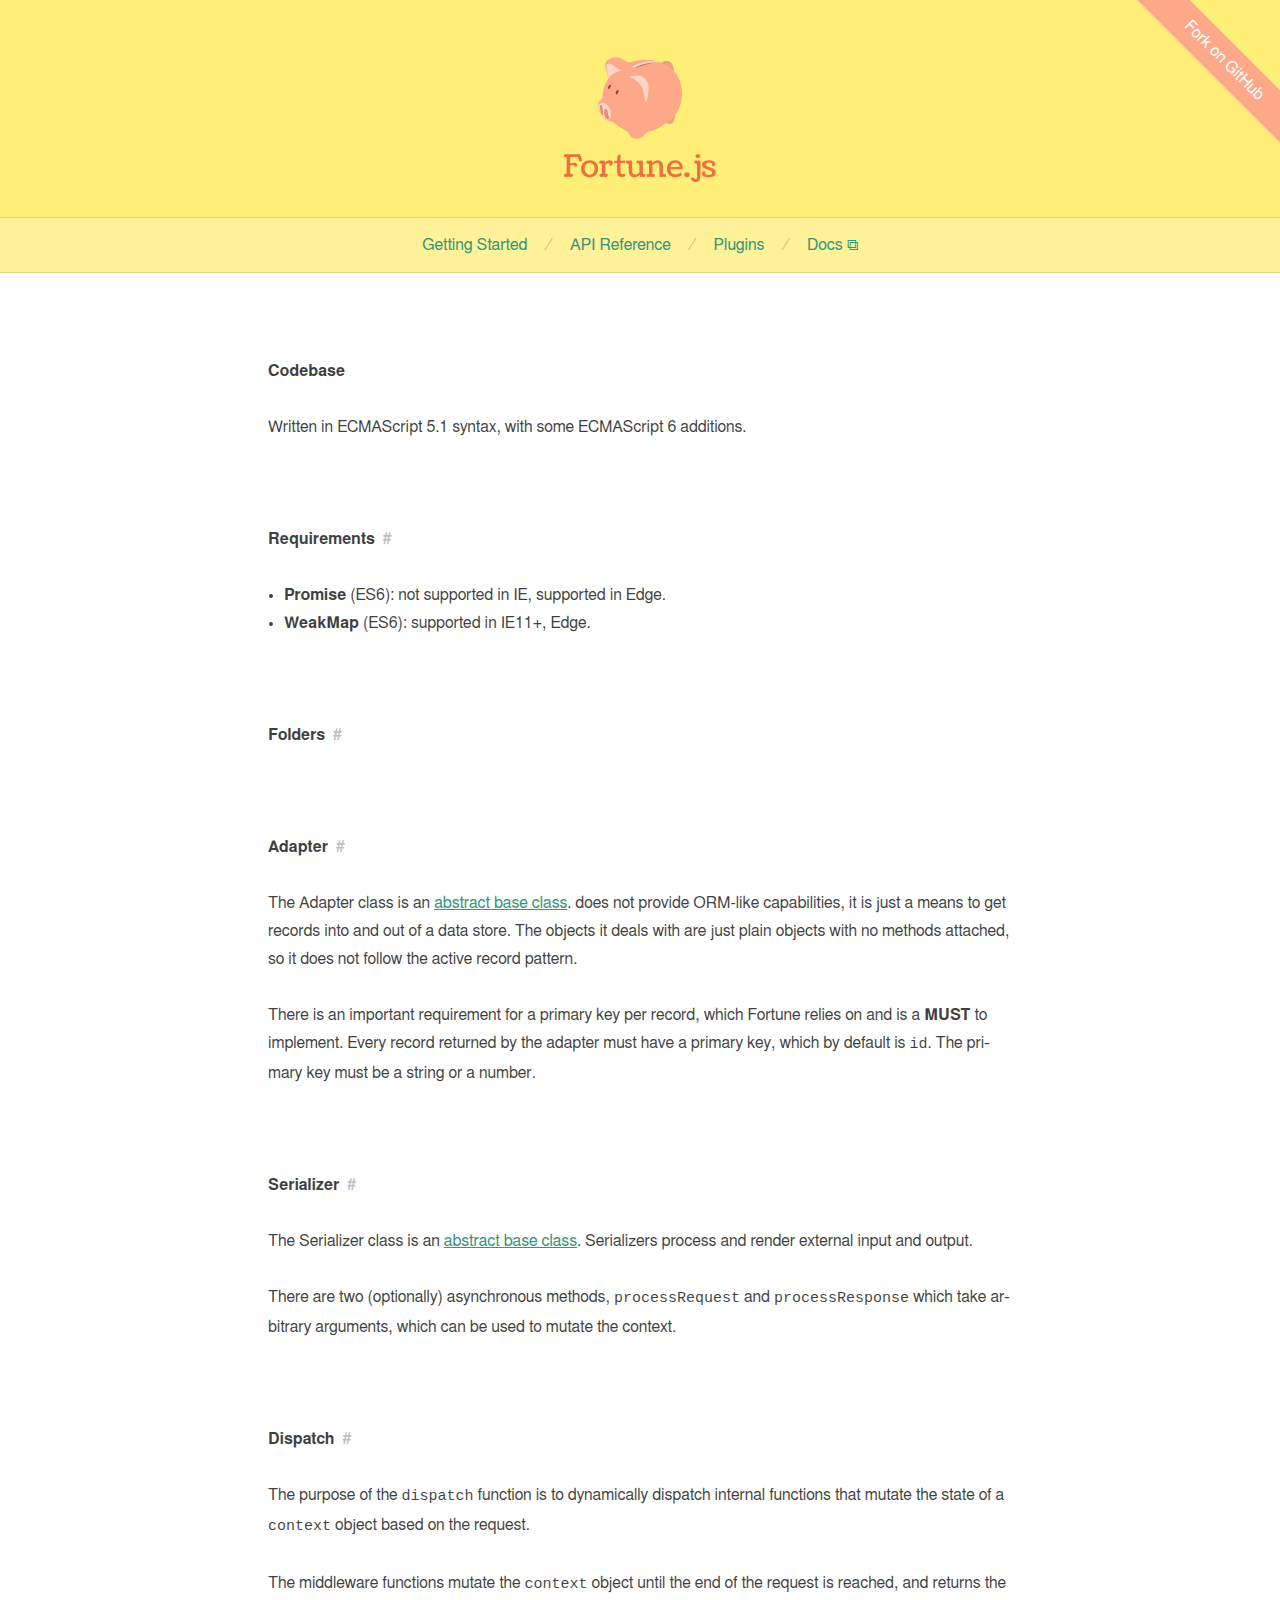
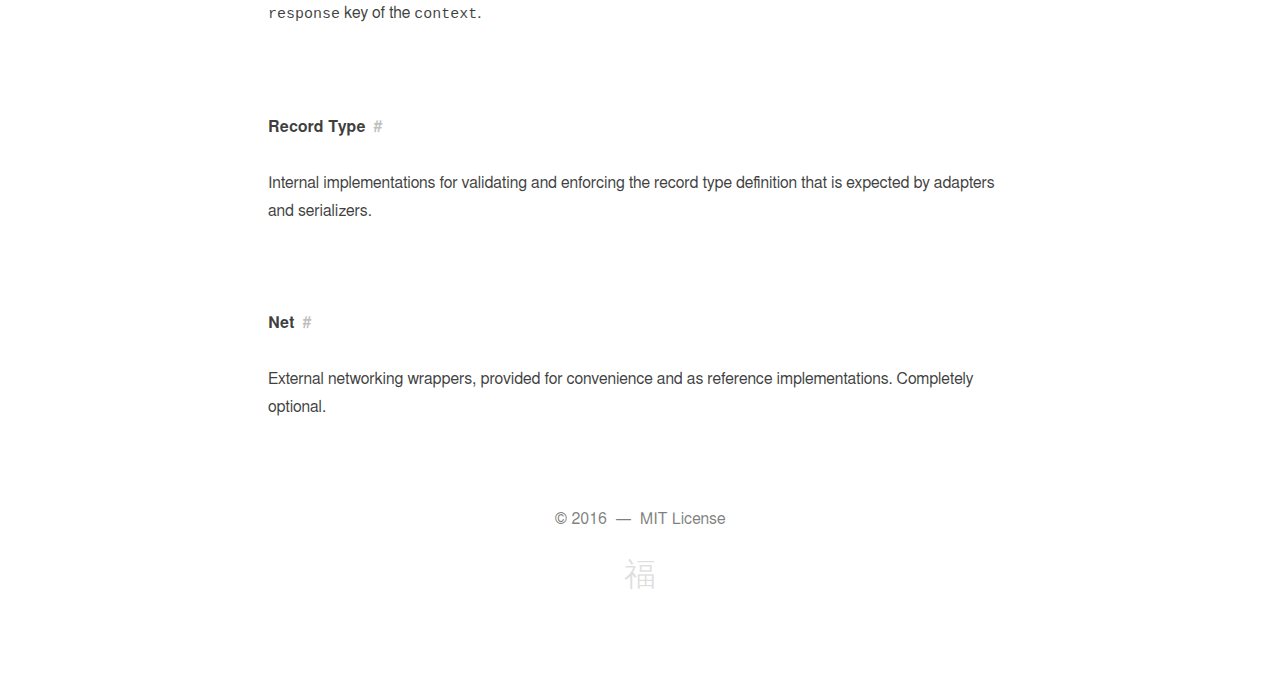
<file: codebase/index.html>
<!DOCTYPE html><!--

This page is automatically generated. See:
https://github.com/fortunejs/fortune/tree/master/website

--><html lang="en"><head><title>Codebase</title><meta name="viewport" content="width=device-width,initial-scale=1"><meta charset="utf-8"><link rel="icon" href="../assets/piggu.png"><link rel="stylesheet" href="../assets/index.css"></head><body><header><a href="https://github.com/fortunejs/fortune" id="corner"><span>Fork on</span> GitHub</a> <a href="../"><img src="../assets/piggu.svg" alt="Piggu" class="emblem"></a> <a href="../"><img src="../assets/fortune_type.svg" alt="Fortune.js" class="logo-type"></a><nav><a href="../getting-started/">Getting Started</a><!--
        --><a href="../api/">API Reference</a><!--
        --><a href="../plugins/">Plugins</a><!--
        --><a href="https://github.com/fortunejs/fortune/tree/master/doc">Docs <span>⧉</span></a></nav></header><article><h1>Codebase</h1><p>Written in ECMAScript 5.1 syntax, with some ECMAScript 6 additions.</p><h2 id="requirements">Requirements<a class="anchor" href="#requirements" title="Link to this section “Requirements”">#</a></h2><ul><li><strong>Promise</strong> (ES6): not supported in IE, supported in Edge.</li><li><strong>WeakMap</strong> (ES6): supported in IE11+, Edge.</li></ul><h2 id="folders">Folders<a class="anchor" href="#folders" title="Link to this section “Folders”">#</a></h2><h3 id="adapter">Adapter<a class="anchor" href="#adapter" title="Link to this section “Adapter”">#</a></h3><p>The Adapter class is an <a href="https://en.wikipedia.org/wiki/Class_%28computer_programming%29#Abstract_and_concrete">abstract base class</a>. does not provide ORM-like capabilities, it is just a means to get records into and out of a data store. The objects it deals with are just plain objects with no methods attached, so it does not follow the active record pattern.</p><p>There is an important requirement for a primary key per record, which Fortune relies on and is a <strong>MUST</strong> to implement. Every record returned by the adapter must have a primary key, which by default is <code>id</code>. The primary key must be a string or a number.</p><h3 id="serializer">Serializer<a class="anchor" href="#serializer" title="Link to this section “Serializer”">#</a></h3><p>The Serializer class is an <a href="https://en.wikipedia.org/wiki/Class_%28computer_programming%29#Abstract_and_concrete">abstract base class</a>. Serializers process and render external input and output.</p><p>There are two (optionally) asynchronous methods, <code>processRequest</code> and <code>processResponse</code> which take arbitrary arguments, which can be used to mutate the context.</p><h3 id="dispatch">Dispatch<a class="anchor" href="#dispatch" title="Link to this section “Dispatch”">#</a></h3><p>The purpose of the <code>dispatch</code> function is to dynamically dispatch internal functions that mutate the state of a <code>context</code> object based on the request.</p><p>The middleware functions mutate the <code>context</code> object until the end of the request is reached, and returns the <code>response</code> key of the <code>context</code>.</p><h3 id="record-type">Record Type<a class="anchor" href="#record-type" title="Link to this section “Record Type”">#</a></h3><p>Internal implementations for validating and enforcing the record type definition that is expected by adapters and serializers.</p><h3 id="net">Net<a class="anchor" href="#net" title="Link to this section “Net”">#</a></h3><p>External networking wrappers, provided for convenience and as reference implementations. Completely optional.</p></article><footer><p>&copy; 2016 &nbsp;&mdash;&nbsp; <a href="https://raw.githubusercontent.com/fortunejs/fortune/master/LICENSE">MIT License</a></p><p>福</p></footer></body></html>
</file>
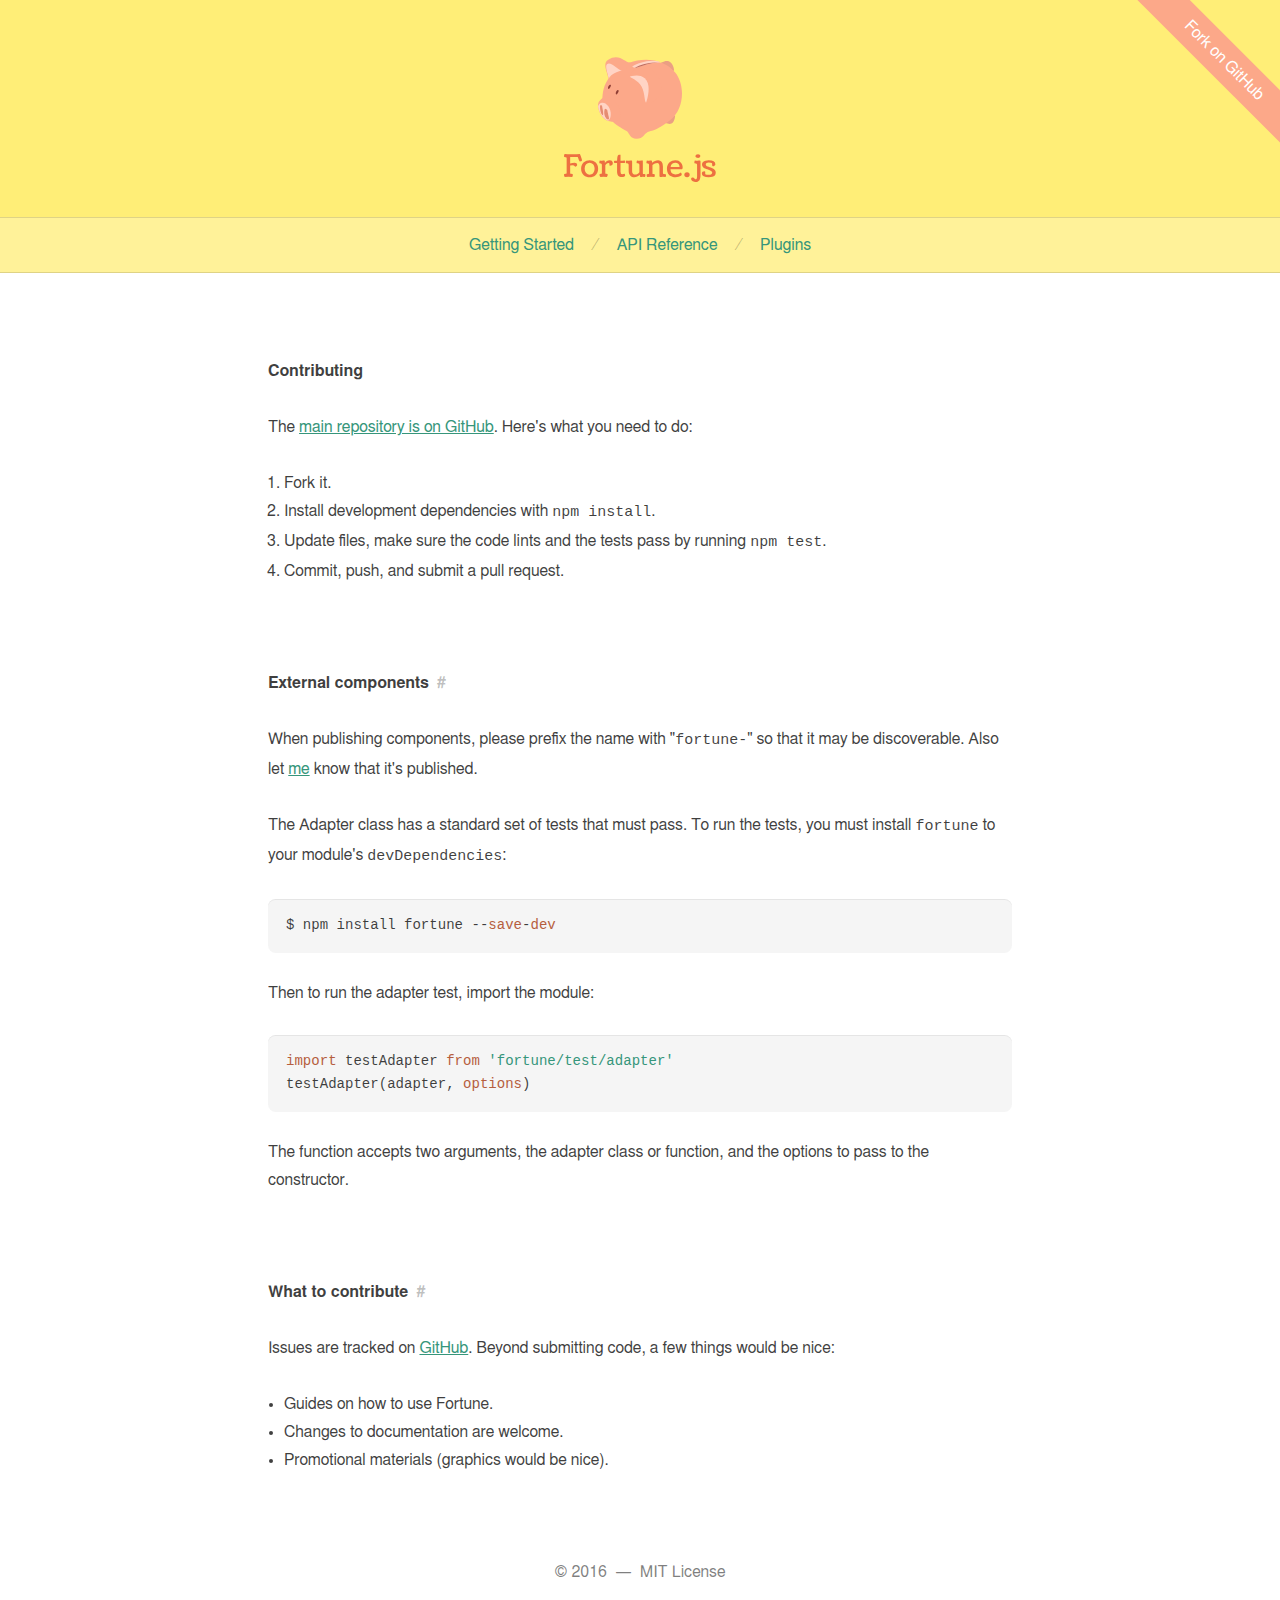
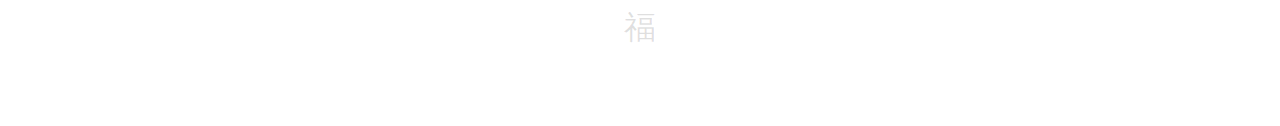
<file: contributing/index.html>
<!DOCTYPE html><!--

This page is automatically generated. See:
https://github.com/fortunejs/fortune/tree/master/website

--><html lang="en"><head><title>Contributing</title><meta name="viewport" content="width=device-width,initial-scale=1"><meta charset="utf-8"><link rel="icon" href="../assets/piggu.png"><link rel="stylesheet" href="../assets/index.css"></head><body><header><a href="https://github.com/fortunejs/fortune" id="corner"><span>Fork on</span> GitHub</a> <a href="../"><img src="../assets/piggu.svg" alt="Piggu" class="emblem"></a> <a href="../"><img src="../assets/fortune_type.svg" alt="Fortune.js" class="logo-type"></a><nav><a href="../getting-started/">Getting Started</a><!--
        --><a href="../api/">API Reference</a><!--
        --><a href="../plugins/">Plugins</a></nav></header><article><h1>Contributing</h1><p>The <a href="https://github.com/fortunejs/fortune">main repository is on GitHub</a>. Here&#39;s what you need to do:</p><ol><li>Fork it.</li><li>Install development dependencies with <code>npm install</code>.</li><li>Update files, make sure the code lints and the tests pass by running <code>npm test</code>.</li><li>Commit, push, and submit a pull request.</li></ol><h3 id="external-components">External components<a class="anchor" href="#external-components" title="Link to this section “External components”">#</a></h3><p>When publishing components, please prefix the name with &quot;<code>fortune-</code>&quot; so that it may be discoverable. Also let <a href="mailto:d@liwa.li">me</a> know that it&#39;s published.</p><p>The Adapter class has a standard set of tests that must pass. To run the tests, you must install <code>fortune</code> to your module&#39;s <code>devDependencies</code>:</p><pre><code class="lang-sh">$ npm install fortune --<span class="hljs-built_in">save</span>-<span class="hljs-built_in">dev</span>
</code></pre><p>Then to run the adapter test, import the module:</p><pre><code class="lang-js"><span class="hljs-keyword">import</span> testAdapter <span class="hljs-keyword">from</span> <span class="hljs-string">'fortune/test/adapter'</span>
testAdapter(adapter, <span class="hljs-keyword">options</span>)
</code></pre><p>The function accepts two arguments, the adapter class or function, and the options to pass to the constructor.</p><h3 id="what-to-contribute">What to contribute<a class="anchor" href="#what-to-contribute" title="Link to this section “What to contribute”">#</a></h3><p>Issues are tracked on <a href="https://github.com/fortunejs/fortune/issues">GitHub</a>. Beyond submitting code, a few things would be nice:</p><ul><li>Guides on how to use Fortune.</li><li>Changes to documentation are welcome.</li><li>Promotional materials (graphics would be nice).</li></ul></article><footer><p>&copy; 2016 &nbsp;&mdash;&nbsp; <a href="https://raw.githubusercontent.com/fortunejs/fortune/master/LICENSE">MIT License</a></p><p>福</p></footer></body></html>
</file>
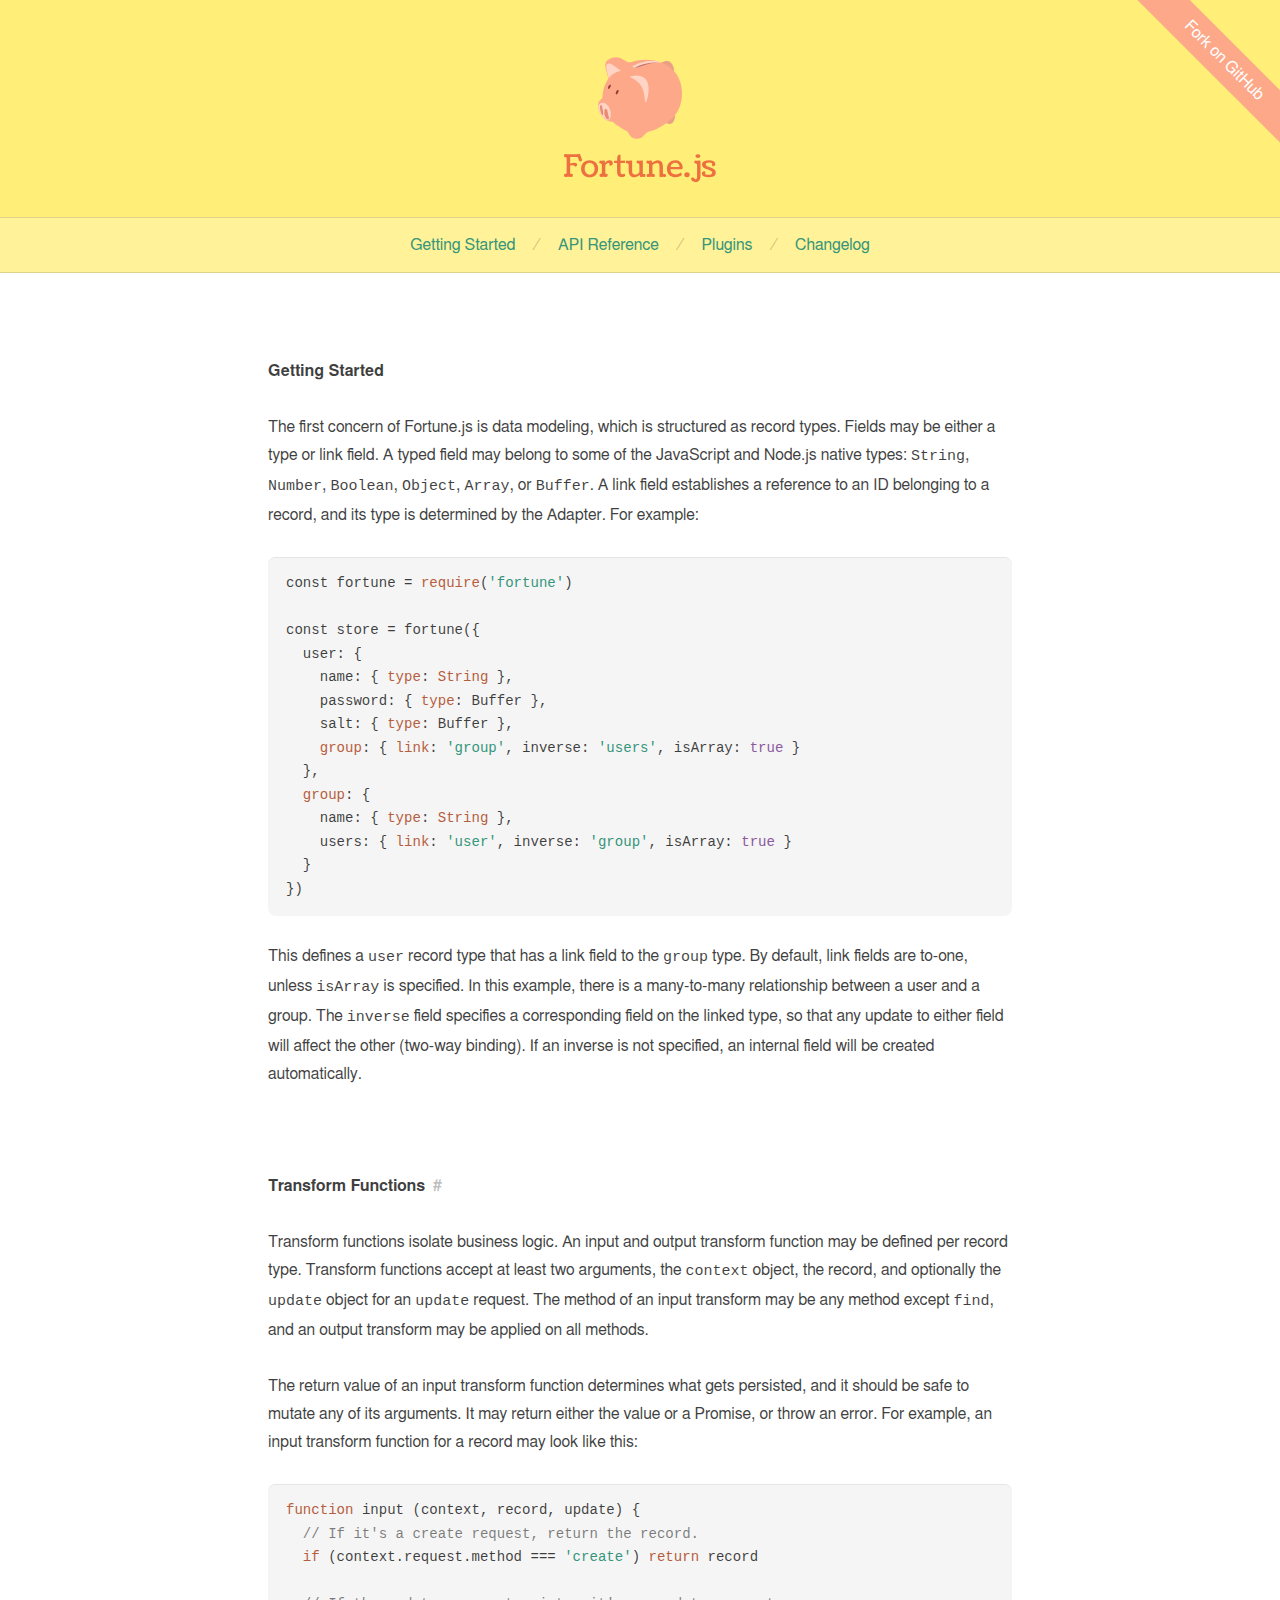
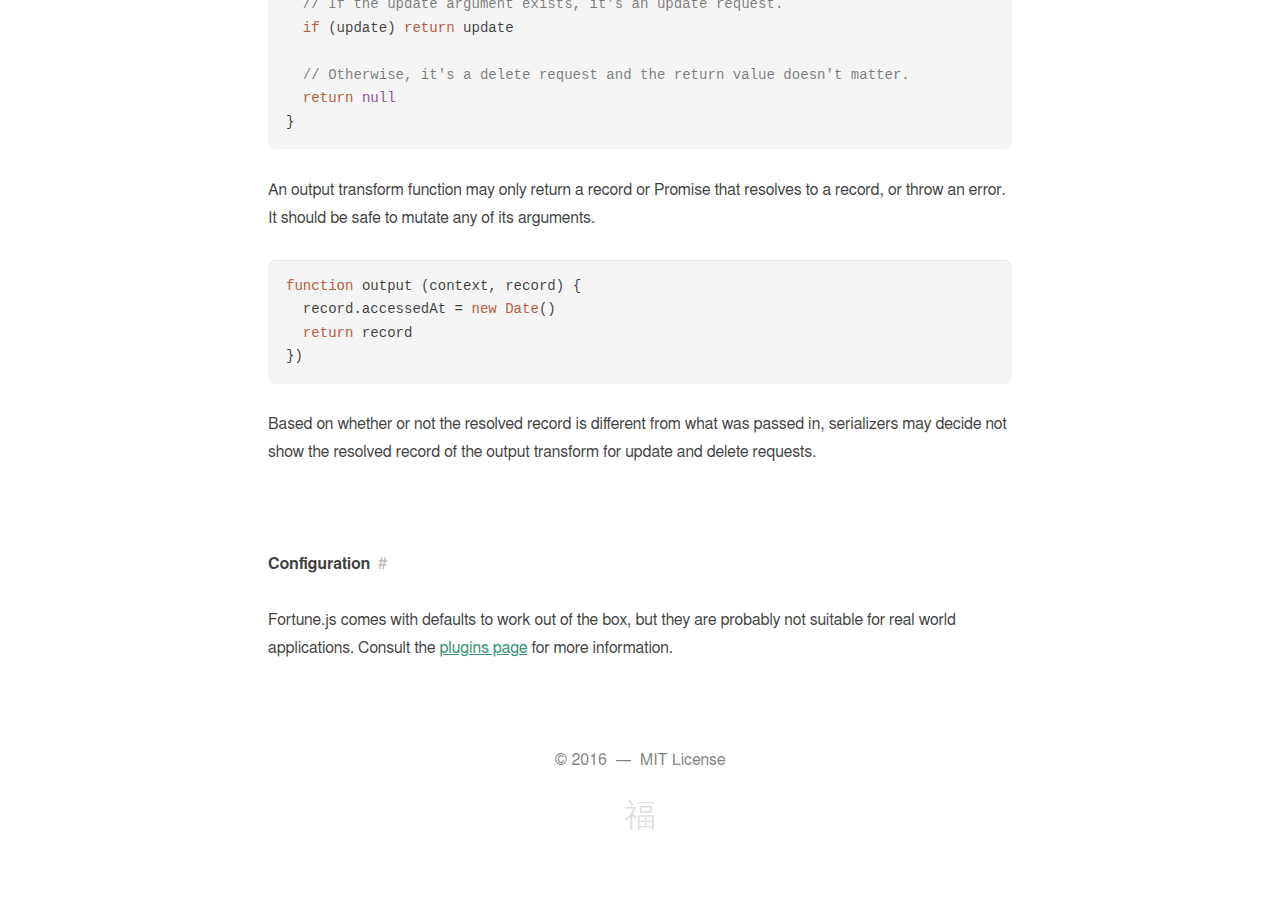
<file: getting-started/index.html>
<!DOCTYPE html><!--

This page is automatically generated. See:
https://github.com/fortunejs/fortune/tree/master/website

--><meta charset="utf-8"><title>Getting Started</title><meta name="viewport" content="width=device-width,initial-scale=1"><link rel="icon" href="../assets/piggu.png"><link rel="stylesheet" href="../assets/index.css"><header><a href="https://github.com/fortunejs/fortune" id="corner"><span>Fork on</span> GitHub</a> <a href="../"><img src="../assets/piggu.svg" alt="Piggu" class="emblem"></a> <a href="../"><img src="../assets/fortune_type.svg" alt="Fortune.js" class="logo-type"></a><nav><a href="../getting-started/">Getting Started</a><!--
    --><a href="../api/">API Reference</a><!--
    --><a href="../plugins/">Plugins</a><!--
    --><a href="../changelog/">Changelog</a></nav></header><article><h1>Getting Started</h1><p>The first concern of Fortune.js is data modeling, which is structured as record types. Fields may be either a type or link field. A typed field may belong to some of the JavaScript and Node.js native types: <code>String</code>, <code>Number</code>, <code>Boolean</code>, <code>Object</code>, <code>Array</code>, or <code>Buffer</code>. A link field establishes a reference to an ID belonging to a record, and its type is determined by the Adapter. For example:</p><pre><code class="lang-js">const fortune = <span class="hljs-keyword">require</span>(<span class="hljs-string">'fortune'</span>)

const store = fortune({
  user: {
    name: { <span class="hljs-keyword">type</span>: <span class="hljs-built_in">String</span> },
    password: { <span class="hljs-keyword">type</span>: Buffer },
    salt: { <span class="hljs-keyword">type</span>: Buffer },
    <span class="hljs-keyword">group</span>: { <span class="hljs-keyword">link</span>: <span class="hljs-string">'group'</span>, inverse: <span class="hljs-string">'users'</span>, isArray: <span class="hljs-literal">true</span> }
  },
  <span class="hljs-keyword">group</span>: {
    name: { <span class="hljs-keyword">type</span>: <span class="hljs-built_in">String</span> },
    users: { <span class="hljs-keyword">link</span>: <span class="hljs-string">'user'</span>, inverse: <span class="hljs-string">'group'</span>, isArray: <span class="hljs-literal">true</span> }
  }
})
</code></pre><p>This defines a <code>user</code> record type that has a link field to the <code>group</code> type. By default, link fields are to-one, unless <code>isArray</code> is specified. In this example, there is a many-to-many relationship between a user and a group. The <code>inverse</code> field specifies a corresponding field on the linked type, so that any update to either field will affect the other (two-way binding). If an inverse is not specified, an internal field will be created automatically.</p><h2 id="transform-functions">Transform Functions<a class="anchor" href="#transform-functions" title="Link to this section “Transform Functions”">#</a></h2><p>Transform functions isolate business logic. An input and output transform function may be defined per record type. Transform functions accept at least two arguments, the <code>context</code> object, the record, and optionally the <code>update</code> object for an <code>update</code> request. The method of an input transform may be any method except <code>find</code>, and an output transform may be applied on all methods.</p><p>The return value of an input transform function determines what gets persisted, and it should be safe to mutate any of its arguments. It may return either the value or a Promise, or throw an error. For example, an input transform function for a record may look like this:</p><pre><code class="lang-js"><span class="hljs-function"><span class="hljs-keyword">function</span> <span class="hljs-title">input</span> <span class="hljs-params">(context, record, update)</span> </span>{
  <span class="hljs-comment">// If it's a create request, return the record.</span>
  <span class="hljs-keyword">if</span> (context.request.method === <span class="hljs-string">'create'</span>) <span class="hljs-keyword">return</span> record

  <span class="hljs-comment">// If the update argument exists, it's an update request.</span>
  <span class="hljs-keyword">if</span> (update) <span class="hljs-keyword">return</span> update

  <span class="hljs-comment">// Otherwise, it's a delete request and the return value doesn't matter.</span>
  <span class="hljs-keyword">return</span> <span class="hljs-literal">null</span>
}
</code></pre><p>An output transform function may only return a record or Promise that resolves to a record, or throw an error. It should be safe to mutate any of its arguments.</p><pre><code class="lang-js"><span class="hljs-function"><span class="hljs-keyword">function</span> <span class="hljs-title">output</span> (<span class="hljs-params">context, record</span>) </span>{
  record.accessedAt = <span class="hljs-keyword">new</span> <span class="hljs-built_in">Date</span>()
  <span class="hljs-keyword">return</span> record
})
</code></pre><p>Based on whether or not the resolved record is different from what was passed in, serializers may decide not show the resolved record of the output transform for update and delete requests.</p><h2 id="configuration">Configuration<a class="anchor" href="#configuration" title="Link to this section “Configuration”">#</a></h2><p>Fortune.js comes with defaults to work out of the box, but they are probably not suitable for real world applications. Consult the <a href="http://fortunejs.com/plugins/">plugins page</a> for more information.</p></article><footer><p>&copy; 2016 &nbsp;&mdash;&nbsp; <a href="https://raw.githubusercontent.com/fortunejs/fortune/master/LICENSE">MIT License</a></p><p>福</p></footer>
</file>
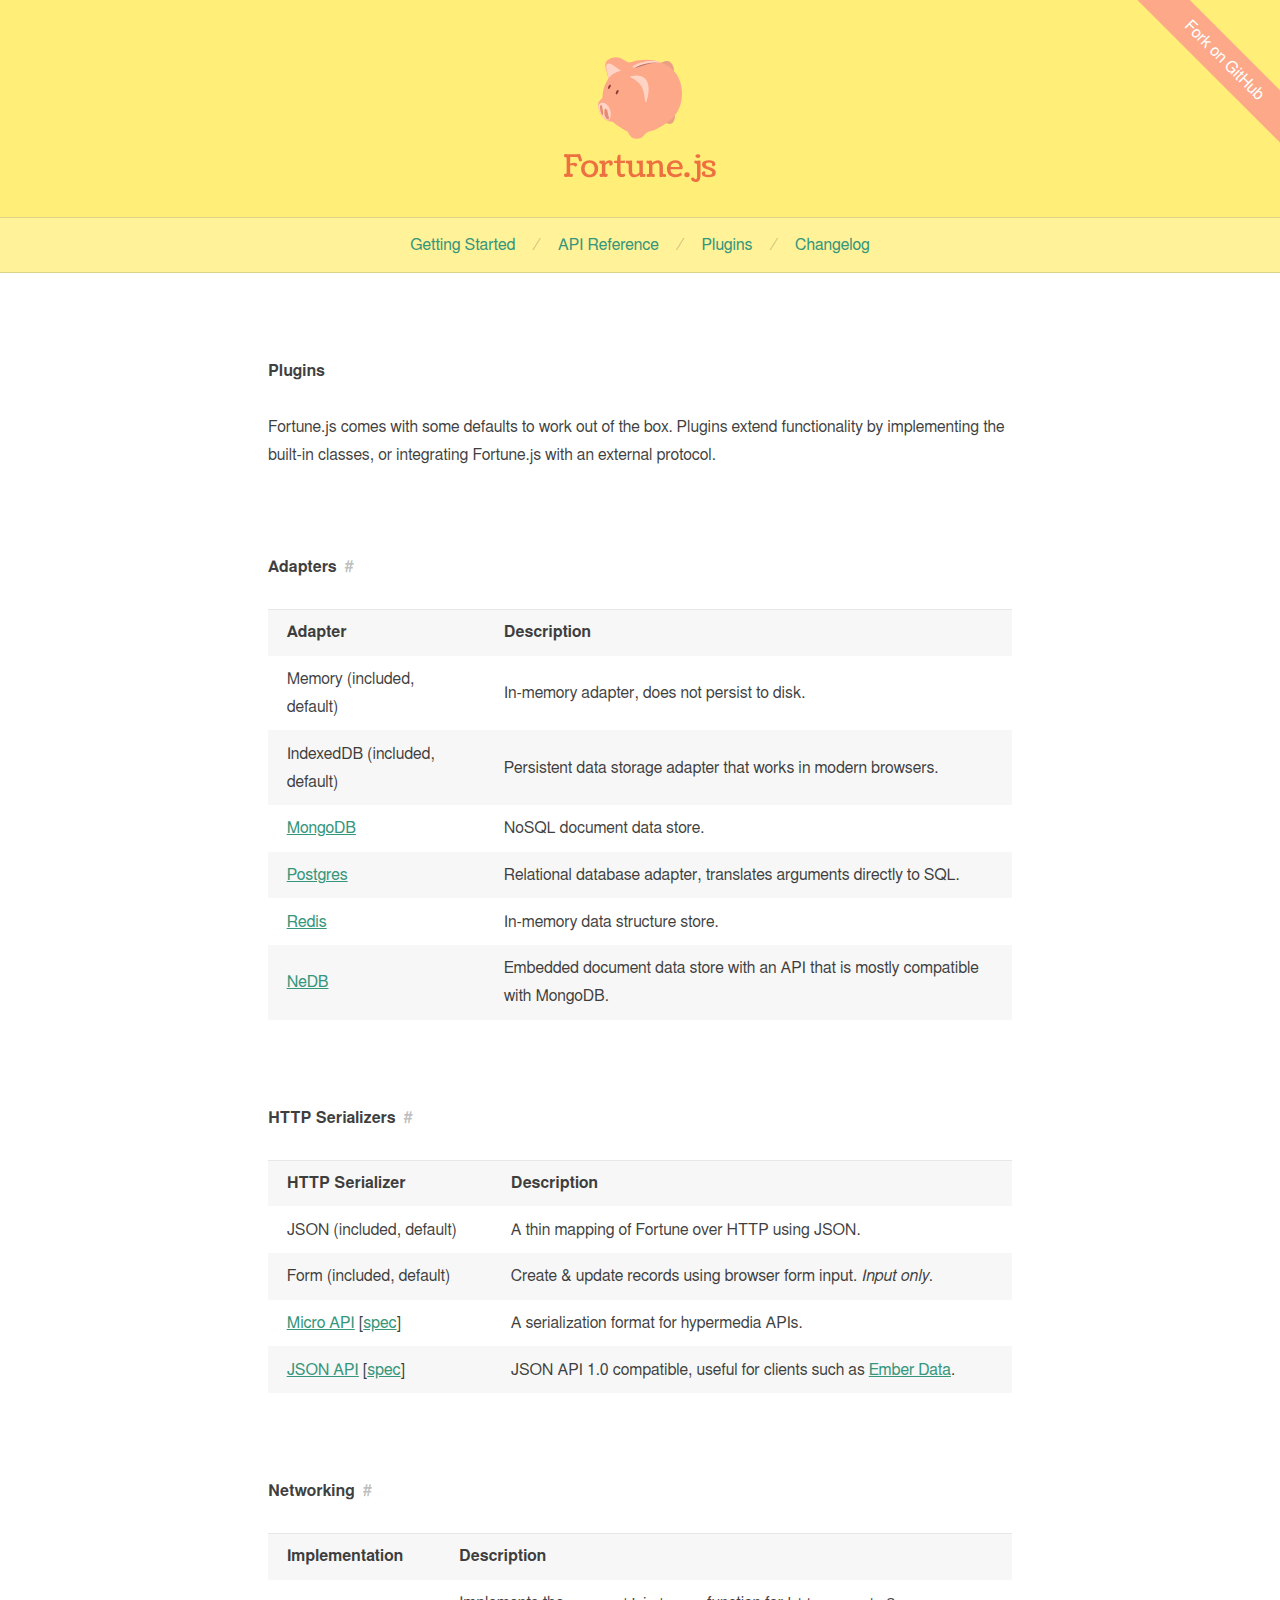
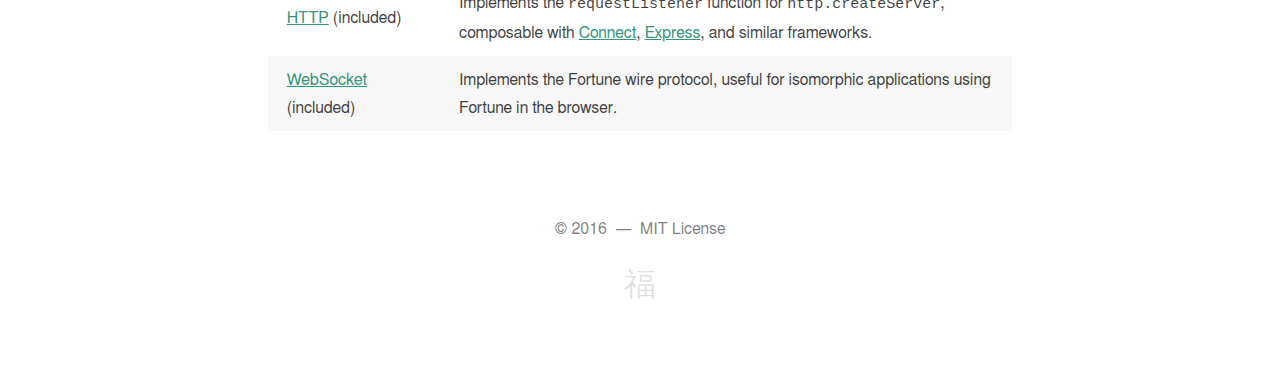
<file: plugins/index.html>
<!DOCTYPE html><!--

This page is automatically generated. See:
https://github.com/fortunejs/fortune/tree/master/website

--><meta charset="utf-8"><title>Plugins</title><meta name="viewport" content="width=device-width,initial-scale=1"><link rel="icon" href="../assets/piggu.png"><link rel="stylesheet" href="../assets/index.css"><header><a href="https://github.com/fortunejs/fortune" id="corner"><span>Fork on</span> GitHub</a> <a href="../"><img src="../assets/piggu.svg" alt="Piggu" class="emblem"></a> <a href="../"><img src="../assets/fortune_type.svg" alt="Fortune.js" class="logo-type"></a><nav><a href="../getting-started/">Getting Started</a><!--
    --><a href="../api/">API Reference</a><!--
    --><a href="../plugins/">Plugins</a><!--
    --><a href="../changelog/">Changelog</a></nav></header><article><h1>Plugins</h1><p>Fortune.js comes with some defaults to work out of the box. Plugins extend functionality by implementing the built-in classes, or integrating Fortune.js with an external protocol.</p><h3 id="adapters">Adapters<a class="anchor" href="#adapters" title="Link to this section “Adapters”">#</a></h3><table><thead><tr><th style="text-align:left">Adapter</th><th style="text-align:left">Description</th></tr></thead><tbody><tr><td style="text-align:left">Memory (included, default)</td><td style="text-align:left">In-memory adapter, does not persist to disk.</td></tr><tr><td style="text-align:left">IndexedDB (included, default)</td><td style="text-align:left">Persistent data storage adapter that works in modern browsers.</td></tr><tr><td style="text-align:left"><a href="https://github.com/fortunejs/fortune-mongodb">MongoDB</a></td><td style="text-align:left">NoSQL document data store.</td></tr><tr><td style="text-align:left"><a href="https://github.com/fortunejs/fortune-postgres">Postgres</a></td><td style="text-align:left">Relational database adapter, translates arguments directly to SQL.</td></tr><tr><td style="text-align:left"><a href="https://github.com/thibremy/fortune-redis">Redis</a></td><td style="text-align:left">In-memory data structure store.</td></tr><tr><td style="text-align:left"><a href="https://github.com/fortunejs/fortune-nedb">NeDB</a></td><td style="text-align:left">Embedded document data store with an API that is mostly compatible with MongoDB.</td></tr></tbody></table><h3 id="http-serializers">HTTP Serializers<a class="anchor" href="#http-serializers" title="Link to this section “HTTP Serializers”">#</a></h3><table><thead><tr><th style="text-align:left">HTTP Serializer</th><th style="text-align:left">Description</th></tr></thead><tbody><tr><td style="text-align:left">JSON (included, default)</td><td style="text-align:left">A thin mapping of Fortune over HTTP using JSON.</td></tr><tr><td style="text-align:left">Form (included, default)</td><td style="text-align:left">Create &amp; update records using browser form input. <em>Input only</em>.</td></tr><tr><td style="text-align:left"><a href="https://github.com/fortunejs/fortune-micro-api">Micro API</a> [<a href="http://micro-api.org">spec</a>]</td><td style="text-align:left">A serialization format for hypermedia APIs.</td></tr><tr><td style="text-align:left"><a href="https://github.com/fortunejs/fortune-json-api">JSON API</a> [<a href="http://jsonapi.org">spec</a>]</td><td style="text-align:left">JSON API 1.0 compatible, useful for clients such as <a href="https://github.com/emberjs/data">Ember Data</a>.</td></tr></tbody></table><h3 id="networking">Networking<a class="anchor" href="#networking" title="Link to this section “Networking”">#</a></h3><table><thead><tr><th style="text-align:left">Implementation</th><th style="text-align:left">Description</th></tr></thead><tbody><tr><td style="text-align:left"><a href="http://fortunejs.com/api/#net-http">HTTP</a> (included)</td><td style="text-align:left">Implements the <code>requestListener</code> function for <code>http.createServer</code>, composable with <a href="https://github.com/senchalabs/connect">Connect</a>, <a href="http://expressjs.com/">Express</a>, and similar frameworks.</td></tr><tr><td style="text-align:left"><a href="http://fortunejs.com/api/#net-ws">WebSocket</a> (included)</td><td style="text-align:left">Implements the Fortune wire protocol, useful for isomorphic applications using Fortune in the browser.</td></tr></tbody></table></article><footer><p>&copy; 2016 &nbsp;&mdash;&nbsp; <a href="https://raw.githubusercontent.com/fortunejs/fortune/master/LICENSE">MIT License</a></p><p>福</p></footer>
</file>
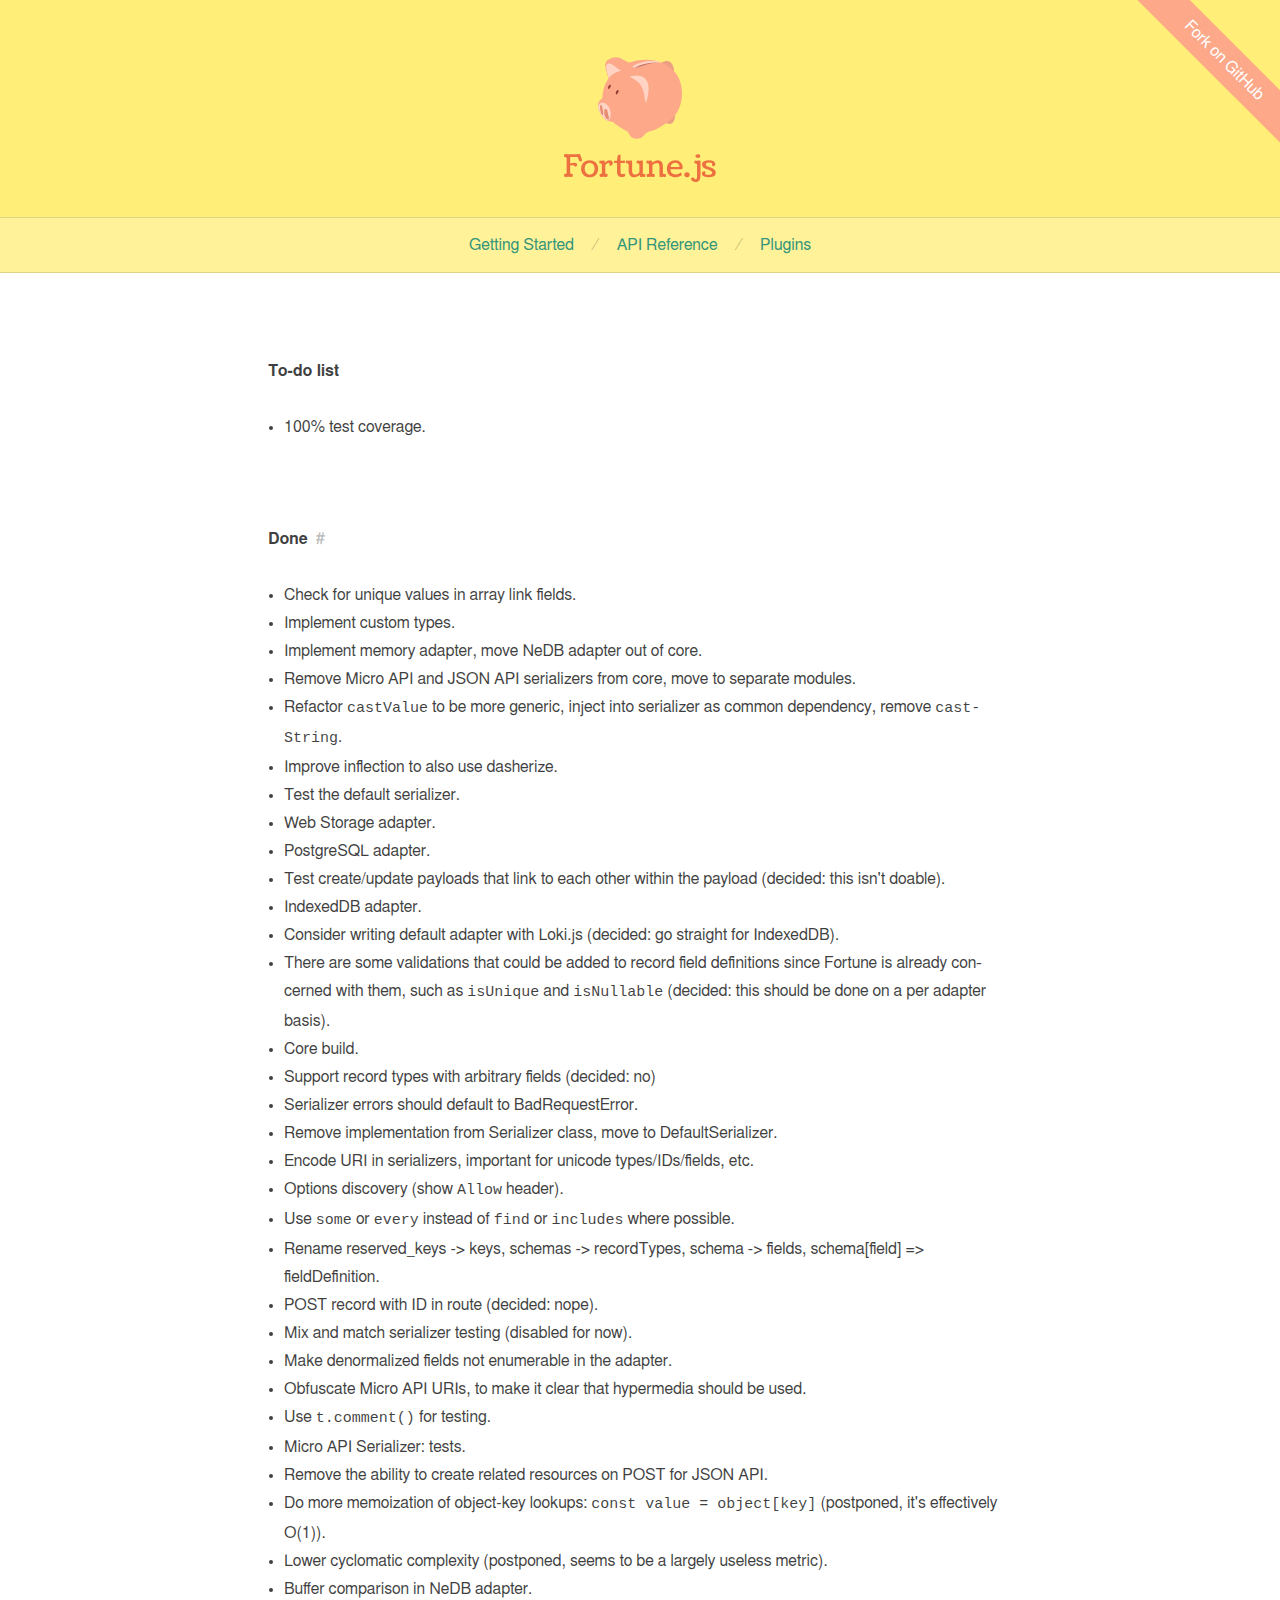
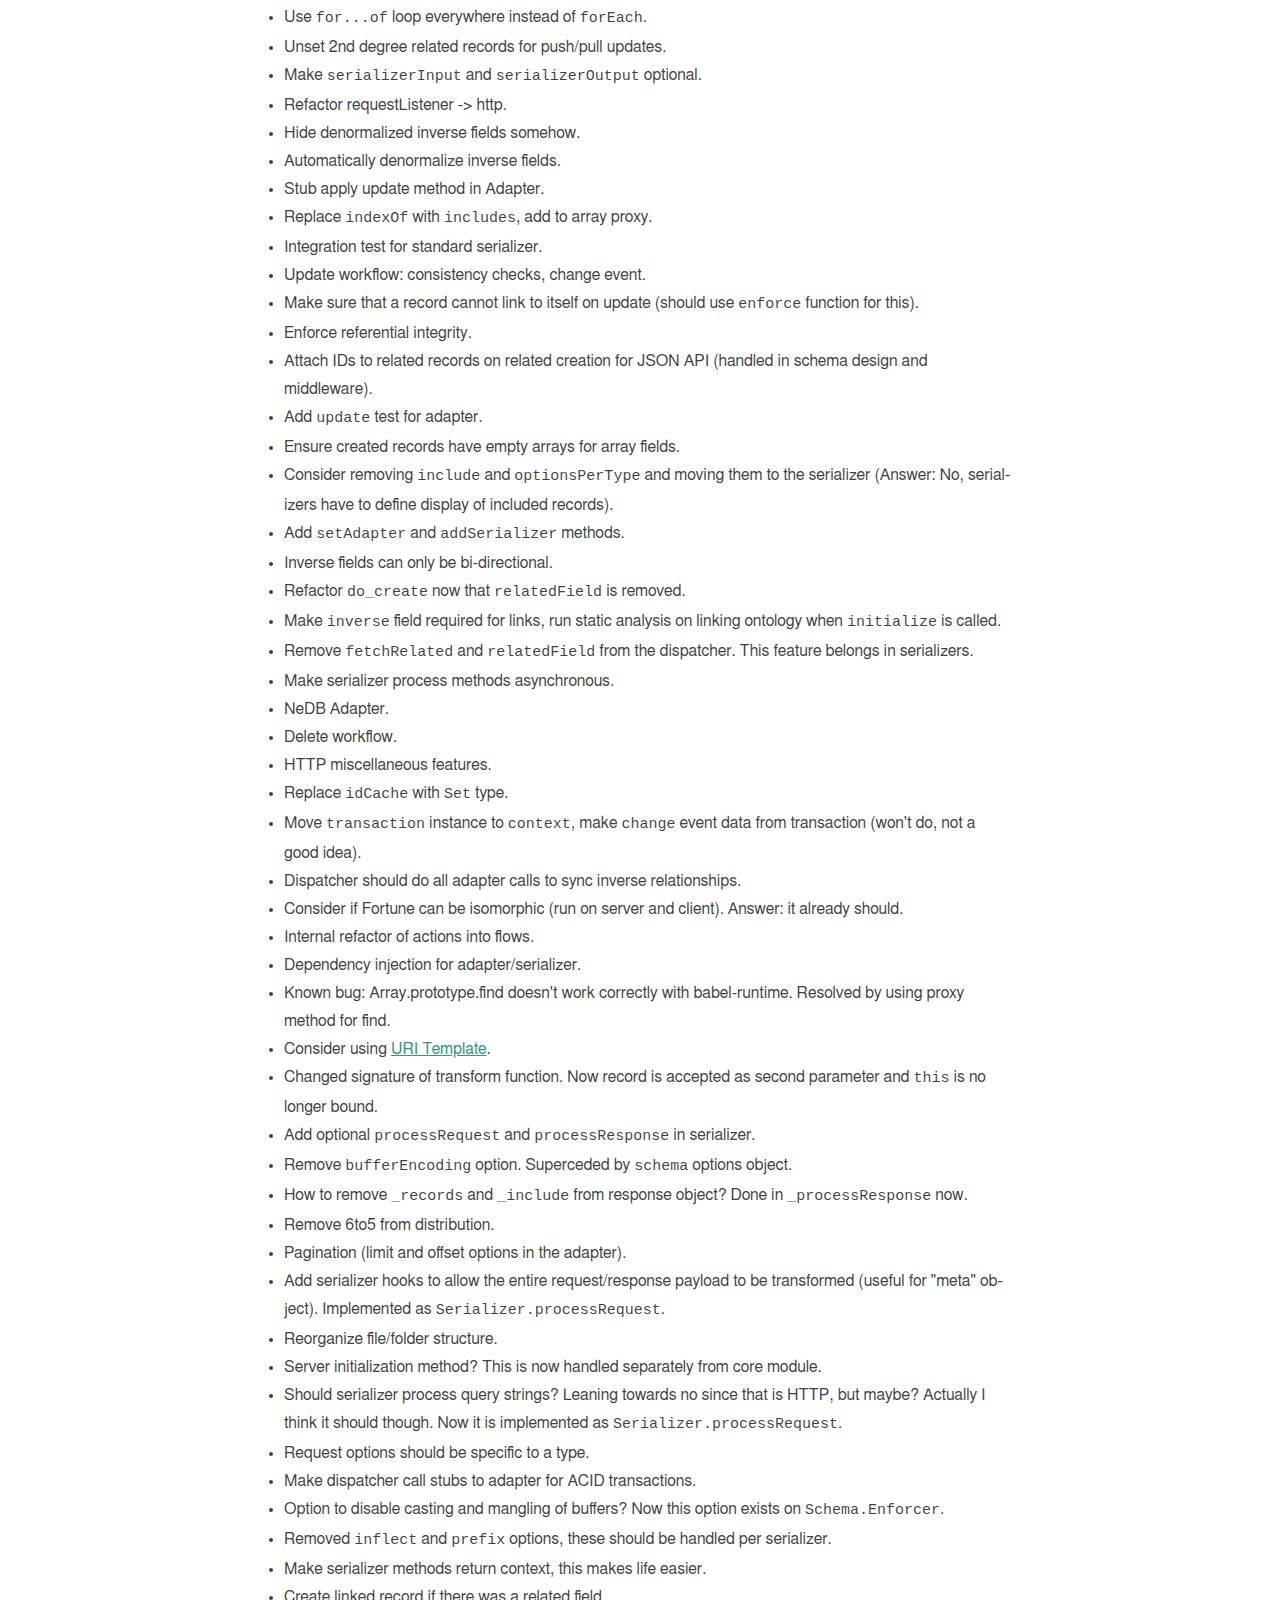
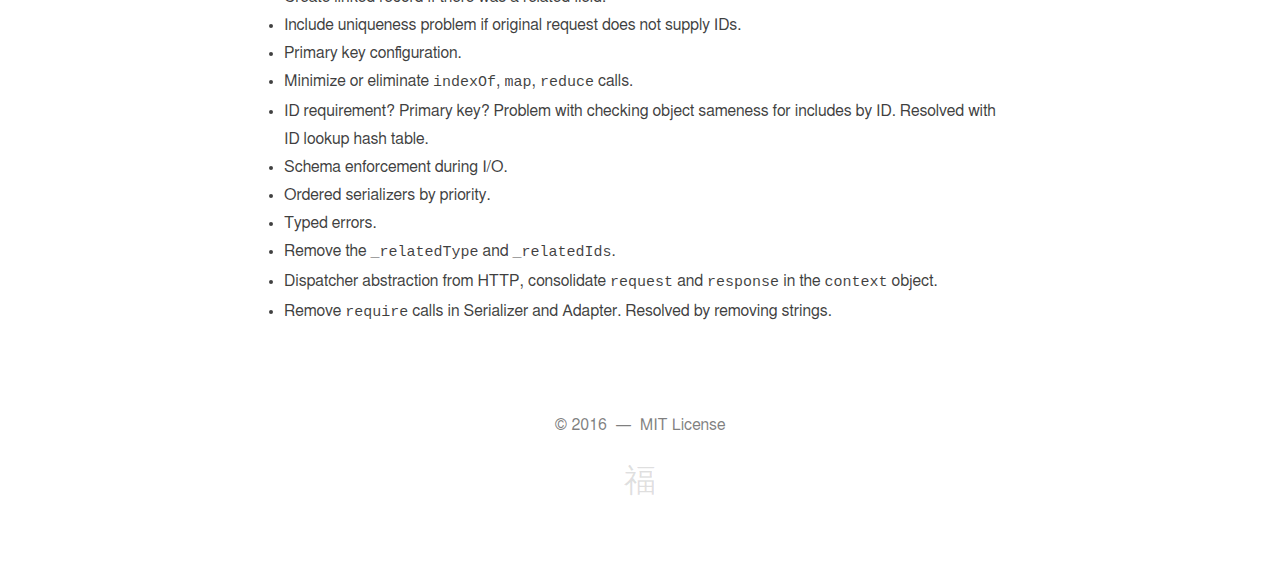
<file: todo/index.html>
<!DOCTYPE html><!--

This page is automatically generated. See:
https://github.com/fortunejs/fortune/tree/master/website

--><html lang="en"><head><title>Todo</title><meta name="viewport" content="width=device-width,initial-scale=1"><meta charset="utf-8"><link rel="icon" href="../assets/piggu.png"><link rel="stylesheet" href="../assets/index.css"></head><body><header><a href="https://github.com/fortunejs/fortune" id="corner"><span>Fork on</span> GitHub</a> <a href="../"><img src="../assets/piggu.svg" alt="Piggu" class="emblem"></a> <a href="../"><img src="../assets/fortune_type.svg" alt="Fortune.js" class="logo-type"></a><nav><a href="../getting-started/">Getting Started</a><!--
        --><a href="../api/">API Reference</a><!--
        --><a href="../plugins/">Plugins</a></nav></header><article><h1>To-do list</h1><ul><li>100% test coverage.</li></ul><h3 id="done">Done<a class="anchor" href="#done" title="Link to this section “Done”">#</a></h3><ul><li>Check for unique values in array link fields.</li><li>Implement custom types.</li><li>Implement memory adapter, move NeDB adapter out of core.</li><li>Remove Micro API and JSON API serializers from core, move to separate modules.</li><li>Refactor <code>castValue</code> to be more generic, inject into serializer as common dependency, remove <code>castString</code>.</li><li>Improve inflection to also use dasherize.</li><li>Test the default serializer.</li><li>Web Storage adapter.</li><li>PostgreSQL adapter.</li><li>Test create/update payloads that link to each other within the payload (decided: this isn&#39;t doable).</li><li>IndexedDB adapter.</li><li>Consider writing default adapter with Loki.js (decided: go straight for IndexedDB).</li><li>There are some validations that could be added to record field definitions since Fortune is already concerned with them, such as <code>isUnique</code> and <code>isNullable</code> (decided: this should be done on a per adapter basis).</li><li>Core build.</li><li>Support record types with arbitrary fields (decided: no)</li><li>Serializer errors should default to BadRequestError.</li><li>Remove implementation from Serializer class, move to DefaultSerializer.</li><li>Encode URI in serializers, important for unicode types/IDs/fields, etc.</li><li>Options discovery (show <code>Allow</code> header).</li><li>Use <code>some</code> or <code>every</code> instead of <code>find</code> or <code>includes</code> where possible.</li><li>Rename reserved_keys -&gt; keys, schemas -&gt; recordTypes, schema -&gt; fields, schema[field] =&gt; fieldDefinition.</li><li>POST record with ID in route (decided: nope).</li><li>Mix and match serializer testing (disabled for now).</li><li>Make denormalized fields not enumerable in the adapter.</li><li>Obfuscate Micro API URIs, to make it clear that hypermedia should be used.</li><li>Use <code>t.comment()</code> for testing.</li><li>Micro API Serializer: tests.</li><li>Remove the ability to create related resources on POST for JSON API.</li><li>Do more memoization of object-key lookups: <code>const value = object[key]</code> (postponed, it&#39;s effectively O(1)).</li><li>Lower cyclomatic complexity (postponed, seems to be a largely useless metric).</li><li>Buffer comparison in NeDB adapter.</li><li>Use <code>for...of</code> loop everywhere instead of <code>forEach</code>.</li><li>Unset 2nd degree related records for push/pull updates.</li><li>Make <code>serializerInput</code> and <code>serializerOutput</code> optional.</li><li>Refactor requestListener -&gt; http.</li><li>Hide denormalized inverse fields somehow.</li><li>Automatically denormalize inverse fields.</li><li>Stub apply update method in Adapter.</li><li>Replace <code>indexOf</code> with <code>includes</code>, add to array proxy.</li><li>Integration test for standard serializer.</li><li>Update workflow: consistency checks, change event.</li><li>Make sure that a record cannot link to itself on update (should use <code>enforce</code> function for this).</li><li>Enforce referential integrity.</li><li>Attach IDs to related records on related creation for JSON API (handled in schema design and middleware).</li><li>Add <code>update</code> test for adapter.</li><li>Ensure created records have empty arrays for array fields.</li><li>Consider removing <code>include</code> and <code>optionsPerType</code> and moving them to the serializer (Answer: No, serializers have to define display of included records).</li><li>Add <code>setAdapter</code> and <code>addSerializer</code> methods.</li><li>Inverse fields can only be bi-directional.</li><li>Refactor <code>do_create</code> now that <code>relatedField</code> is removed.</li><li>Make <code>inverse</code> field required for links, run static analysis on linking ontology when <code>initialize</code> is called.</li><li>Remove <code>fetchRelated</code> and <code>relatedField</code> from the dispatcher. This feature belongs in serializers.</li><li>Make serializer process methods asynchronous.</li><li>NeDB Adapter.</li><li>Delete workflow.</li><li>HTTP miscellaneous features.</li><li>Replace <code>idCache</code> with <code>Set</code> type.</li><li>Move <code>transaction</code> instance to <code>context</code>, make <code>change</code> event data from transaction (won&#39;t do, not a good idea).</li><li>Dispatcher should do all adapter calls to sync inverse relationships.</li><li>Consider if Fortune can be isomorphic (run on server and client). Answer: it already should.</li><li>Internal refactor of actions into flows.</li><li>Dependency injection for adapter/serializer.</li><li>Known bug: Array.prototype.find doesn&#39;t work correctly with babel-runtime. Resolved by using proxy method for find.</li><li>Consider using <a href="http://tools.ietf.org/html/rfc6570">URI Template</a>.</li><li>Changed signature of transform function. Now record is accepted as second parameter and <code>this</code> is no longer bound.</li><li>Add optional <code>processRequest</code> and <code>processResponse</code> in serializer.</li><li>Remove <code>bufferEncoding</code> option. Superceded by <code>schema</code> options object.</li><li>How to remove <code>_records</code> and <code>_include</code> from response object? Done in <code>_processResponse</code> now.</li><li>Remove 6to5 from distribution.</li><li>Pagination (limit and offset options in the adapter).</li><li>Add serializer hooks to allow the entire request/response payload to be transformed (useful for &quot;meta&quot; object). Implemented as <code>Serializer.processRequest</code>.</li><li>Reorganize file/folder structure.</li><li>Server initialization method? This is now handled separately from core module.</li><li>Should serializer process query strings? Leaning towards no since that is HTTP, but maybe? Actually I think it should though. Now it is implemented as <code>Serializer.processRequest</code>.</li><li>Request options should be specific to a type.</li><li>Make dispatcher call stubs to adapter for ACID transactions.</li><li>Option to disable casting and mangling of buffers? Now this option exists on <code>Schema.Enforcer</code>.</li><li>Removed <code>inflect</code> and <code>prefix</code> options, these should be handled per serializer.</li><li>Make serializer methods return context, this makes life easier.</li><li>Create linked record if there was a related field.</li><li>Include uniqueness problem if original request does not supply IDs.</li><li>Primary key configuration.</li><li>Minimize or eliminate <code>indexOf</code>, <code>map</code>, <code>reduce</code> calls.</li><li>ID requirement? Primary key? Problem with checking object sameness for includes by ID. Resolved with ID lookup hash table.</li><li>Schema enforcement during I/O.</li><li>Ordered serializers by priority.</li><li>Typed errors.</li><li>Remove the <code>_relatedType</code> and <code>_relatedIds</code>.</li><li>Dispatcher abstraction from HTTP, consolidate <code>request</code> and <code>response</code> in the <code>context</code> object.</li><li>Remove <code>require</code> calls in Serializer and Adapter. Resolved by removing strings.</li></ul></article><footer><p>&copy; 2016 &nbsp;&mdash;&nbsp; <a href="https://raw.githubusercontent.com/fortunejs/fortune/master/LICENSE">MIT License</a></p><p>福</p></footer></body></html>
</file>
<file: assets/index.css>
/*! normalize.css v3.0.3 | MIT License | github.com/necolas/normalize.css */html{font-family:sans-serif;-ms-text-size-adjust:100%;-webkit-text-size-adjust:100%}body{margin:0}article,aside,details,figcaption,figure,footer,header,hgroup,main,menu,nav,section,summary{display:block}audio,canvas,progress,video{display:inline-block;vertical-align:baseline}audio:not([controls]){display:none;height:0}[hidden],template{display:none}a{background-color:transparent}a:active,a:hover{outline:0}abbr[title]{border-bottom:1px dotted}b,strong{font-weight:700}dfn{font-style:italic}h1{font-size:2em;margin:.67em 0}mark{background:#ff0;color:#000}small{font-size:80%}sub,sup{font-size:75%;line-height:0;position:relative;vertical-align:baseline}sup{top:-.5em}sub{bottom:-.25em}img{border:0}svg:not(:root){overflow:hidden}figure{margin:1em 40px}hr{box-sizing:content-box;height:0}pre{overflow:auto}code,kbd,pre,samp{font-family:monospace;font-size:1em}button,input,optgroup,select,textarea{color:inherit;font:inherit;margin:0}button{overflow:visible}button,select{text-transform:none}button,html input[type=button],input[type=reset],input[type=submit]{-webkit-appearance:button;cursor:pointer}button[disabled],html input[disabled]{cursor:default}button::-moz-focus-inner,input::-moz-focus-inner{border:0;padding:0}input{line-height:normal}input[type=checkbox],input[type=radio]{box-sizing:border-box;padding:0}input[type=number]::-webkit-inner-spin-button,input[type=number]::-webkit-outer-spin-button{height:auto}input[type=search]{-webkit-appearance:textfield;box-sizing:content-box}input[type=search]::-webkit-search-cancel-button,input[type=search]::-webkit-search-decoration{-webkit-appearance:none}fieldset{border:1px solid silver;margin:0 2px;padding:.35em .625em .75em}legend{border:0;padding:0}textarea{overflow:auto}optgroup{font-weight:700}table{border-collapse:collapse;border-spacing:0}td,th{padding:0}.hljs-attribute,.hljs-built_in,.hljs-keyword,.hljs-label{color:#b55e3e}.hljs-literal,.hljs-number,.hljs-subst{color:#8b599e}.hljs-string{color:#36967b}.hljs-comment{color:#000;color:rgba(0,0,0,.5)}.api h6{color:#b55e3e;margin-top:-.58333em;padding-top:2.33333em;margin-bottom:.58333em;overflow:hidden}.api h6:first-of-type{margin-top:0;padding-top:0}.api h6 em{text-decoration:underline}.api h6 span{position:relative;font-weight:400}.api h6 span:after{background-color:#000;background-color:rgba(0,0,0,.125);position:absolute;top:50%;left:calc(100% + 1em * 2 / 3);width:1000em;height:1px;display:block;content:' '}.api h6 a{text-decoration:none;color:#b55e3e}.api h6 a:after{content:', '}.api h6 a:last-of-type:after{display:none}.api .arrow,.api .class{color:#36967b}.api .arrow{margin:0 .25em}.api .key{font-style:italic}.api .parameter{color:#8b599e}.api .return{color:#b55e3e}.api>hr{height:2.91667em;border:0;margin:0}.api>hr:last-of-type{display:none}html{box-sizing:border-box}*,:after,:before{box-sizing:inherit}body{background-color:#fff;font-family:Avenir,Calibri,FreeSans,sans-serif;font-size:16px;color:#000;color:rgba(0,0,0,.75);line-height:1.75em}a{color:inherit;text-decoration:inherit}h1,h2,h3,h4,h5,h6{font-size:1em;margin:5.25em 0 1.75em}h1 a.anchor,h2 a.anchor,h3 a.anchor,h4 a.anchor,h5 a.anchor,h6 a.anchor{color:#000;color:rgba(0,0,0,.25);margin-left:.5em;text-decoration:none}blockquote,ol,p,pre,table,ul{margin:0 0 1.75em}ol,ul{padding:0 0 0 1em}li p{margin:0}li pre{margin:.875em 0}blockquote{color:#000;color:rgba(0,0,0,.5);border-left:3px solid rgba(0,0,0,.125);padding-left:.66667em}code,pre{font-family:Monaco,Consolas,Lucida Console,Liberation Mono,monospace;font-size:.9375em}pre{padding:1em 1.2em;background-color:#000;background-color:rgba(0,0,0,.04);border-radius:.5em;box-shadow:inset 0 1px 0 rgba(0,0,0,.0625);line-height:1.5em}pre.install code:before{content:'$ ';color:#000;color:rgba(0,0,0,.25)}table{border-spacing:0;border-collapse:collapse;position:relative;box-shadow:inset 0 1px 0 rgba(0,0,0,.0625);width:100%}table td,table th{padding:.58333em 1.16667em}table th{-webkit-hyphens:none;-moz-hyphens:none;-ms-hyphens:none;hyphens:none;white-space:nowrap;background-color:#000;background-color:rgba(0,0,0,.03125)}tbody code{background:none;padding:0}tbody tr:nth-of-type(2n){background-color:#000;background-color:rgba(0,0,0,.03125)}section{max-width:50em;margin:0 auto;position:relative}section:after{content:' ';display:block;clear:both}header{background-color:#fe7;text-align:center;padding-top:3.5em;position:relative;overflow:hidden}header>a{width:12em}header .emblem,header>a{display:block;margin:0 auto}header .emblem{height:6.125em;padding-bottom:.875em}header .logo-type{display:block;height:1.75em;margin:0 auto}header nav{position:relative;margin-top:2.1875em;padding:.875em 1.75em;background-color:#fff;background-color:hsla(0,0%,100%,.25)}header nav:after,header nav:before{display:block;content:' ';position:absolute;top:0;left:0;height:1px;width:100%;background-color:#000;background-color:rgba(0,0,0,.125)}header nav:after{top:auto;bottom:0}header nav a{color:#36967b;display:inline-block}header nav a:after{content:'⁄';margin-right:1.25em;padding-left:1.25em;color:#000;color:rgba(0,0,0,.25);font-weight:400}header nav a:last-of-type:after{display:none}article{max-width:50em;margin:5.25em auto;padding:0 1.75em;-webkit-hyphens:auto;-moz-hyphens:auto;-ms-hyphens:auto;hyphens:auto}article a{color:#36967b;text-decoration:underline}footer{text-align:center;max-width:50em;position:relative;margin:5.25em auto;color:#000;color:rgba(0,0,0,.5)}footer p{margin:0}footer p:last-of-type{color:#000;color:rgba(0,0,0,.125);margin-top:.875em;font-size:2em}#corner{position:absolute;top:2.6em;right:-4em;-webkit-transform:rotate(45deg);transform:rotate(45deg);-webkit-transform-origin:center;transform-origin:center;width:15em;line-height:2.33333em;text-align:center;display:block;background-color:#fca889;color:#fff}@media screen and (max-width:900px){body{font-size:14px}header{background-color:#fe7;padding-top:2.625em}header nav{margin-top:1.75em;padding:.875em 1.75em .625em}header nav a:after{margin-right:.66667em;padding-left:.66667em}header .logo-type{margin-bottom:1.75em}article{margin:1.75em auto}h1,h2,h3,h4,h5,h6{margin-top:3.5em}h1:first-of-type{margin-top:0;padding-top:0}footer{margin:3.5em auto}.api>hr{height:1.16667em}#corner{top:1.2em;right:-2.5em;width:9em}#corner span{display:none}}@media screen and (max-width:640px){body{font-size:13px}}
</file>
